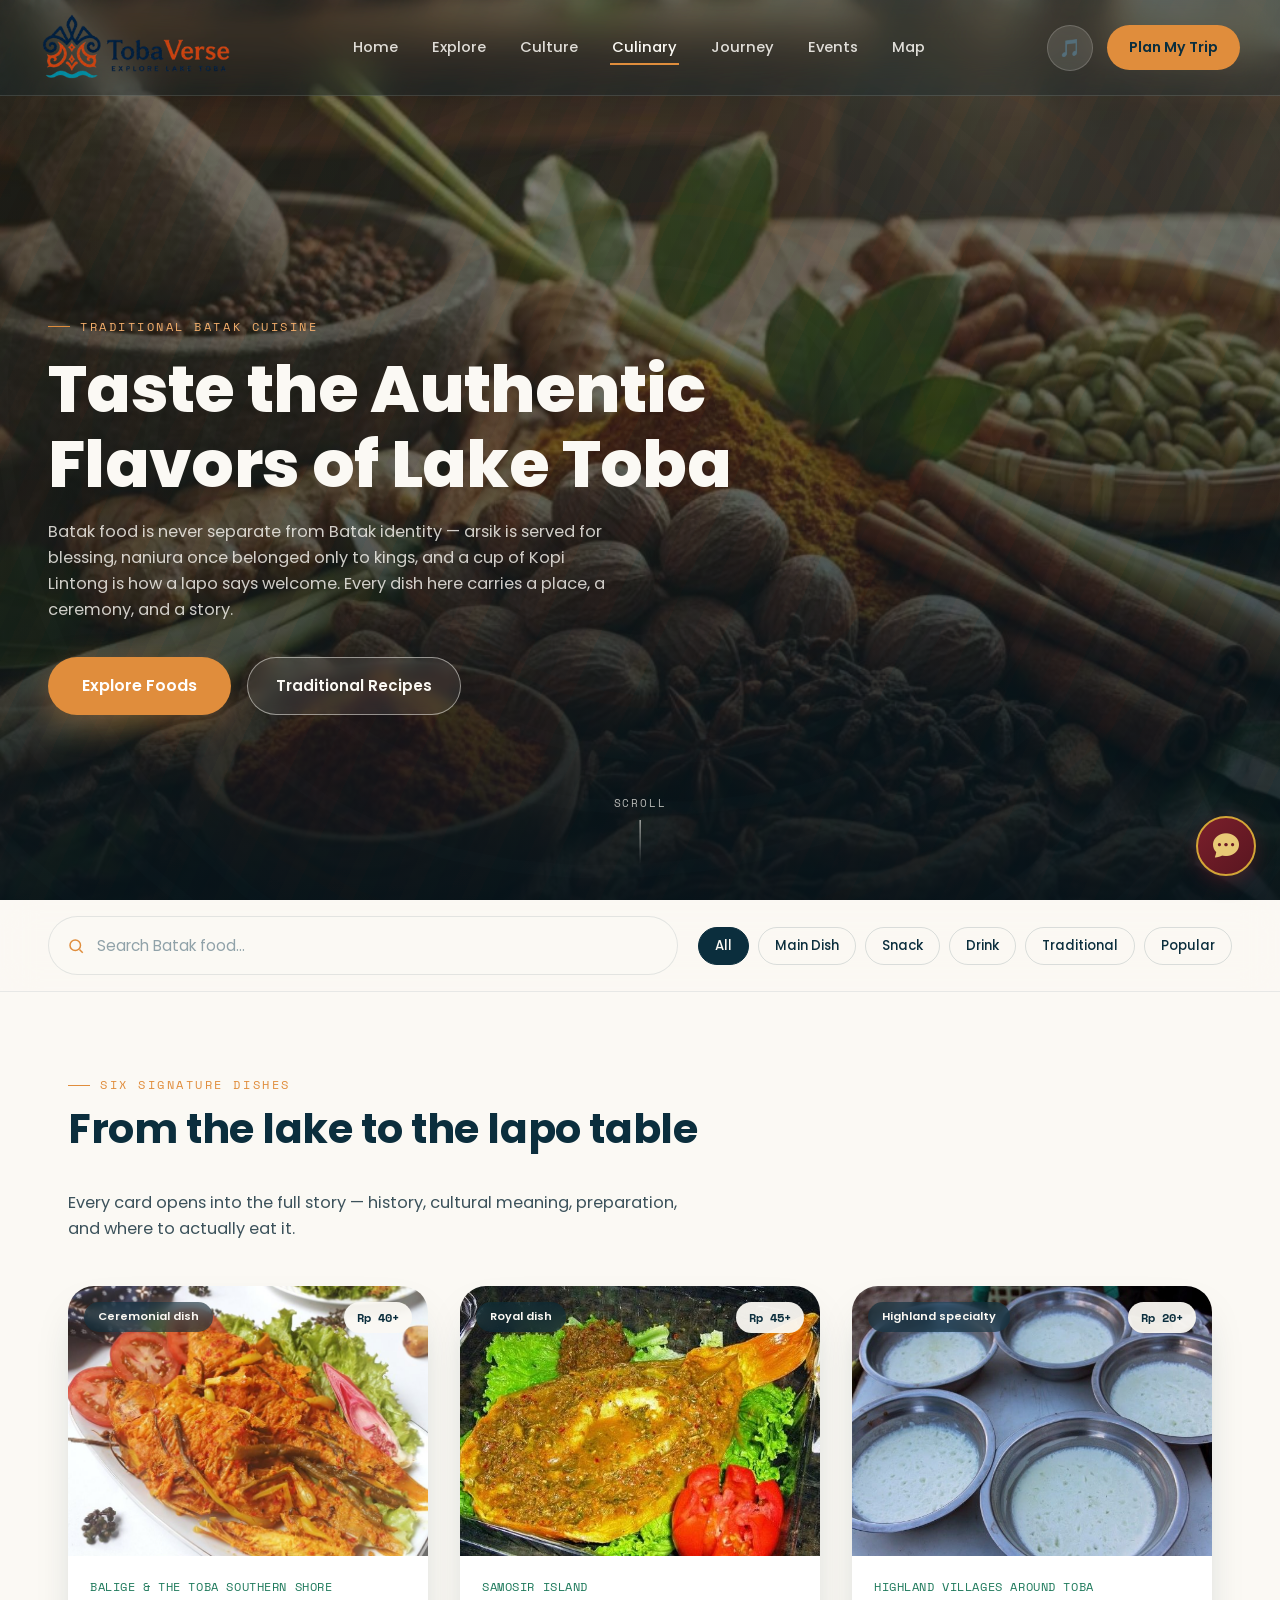
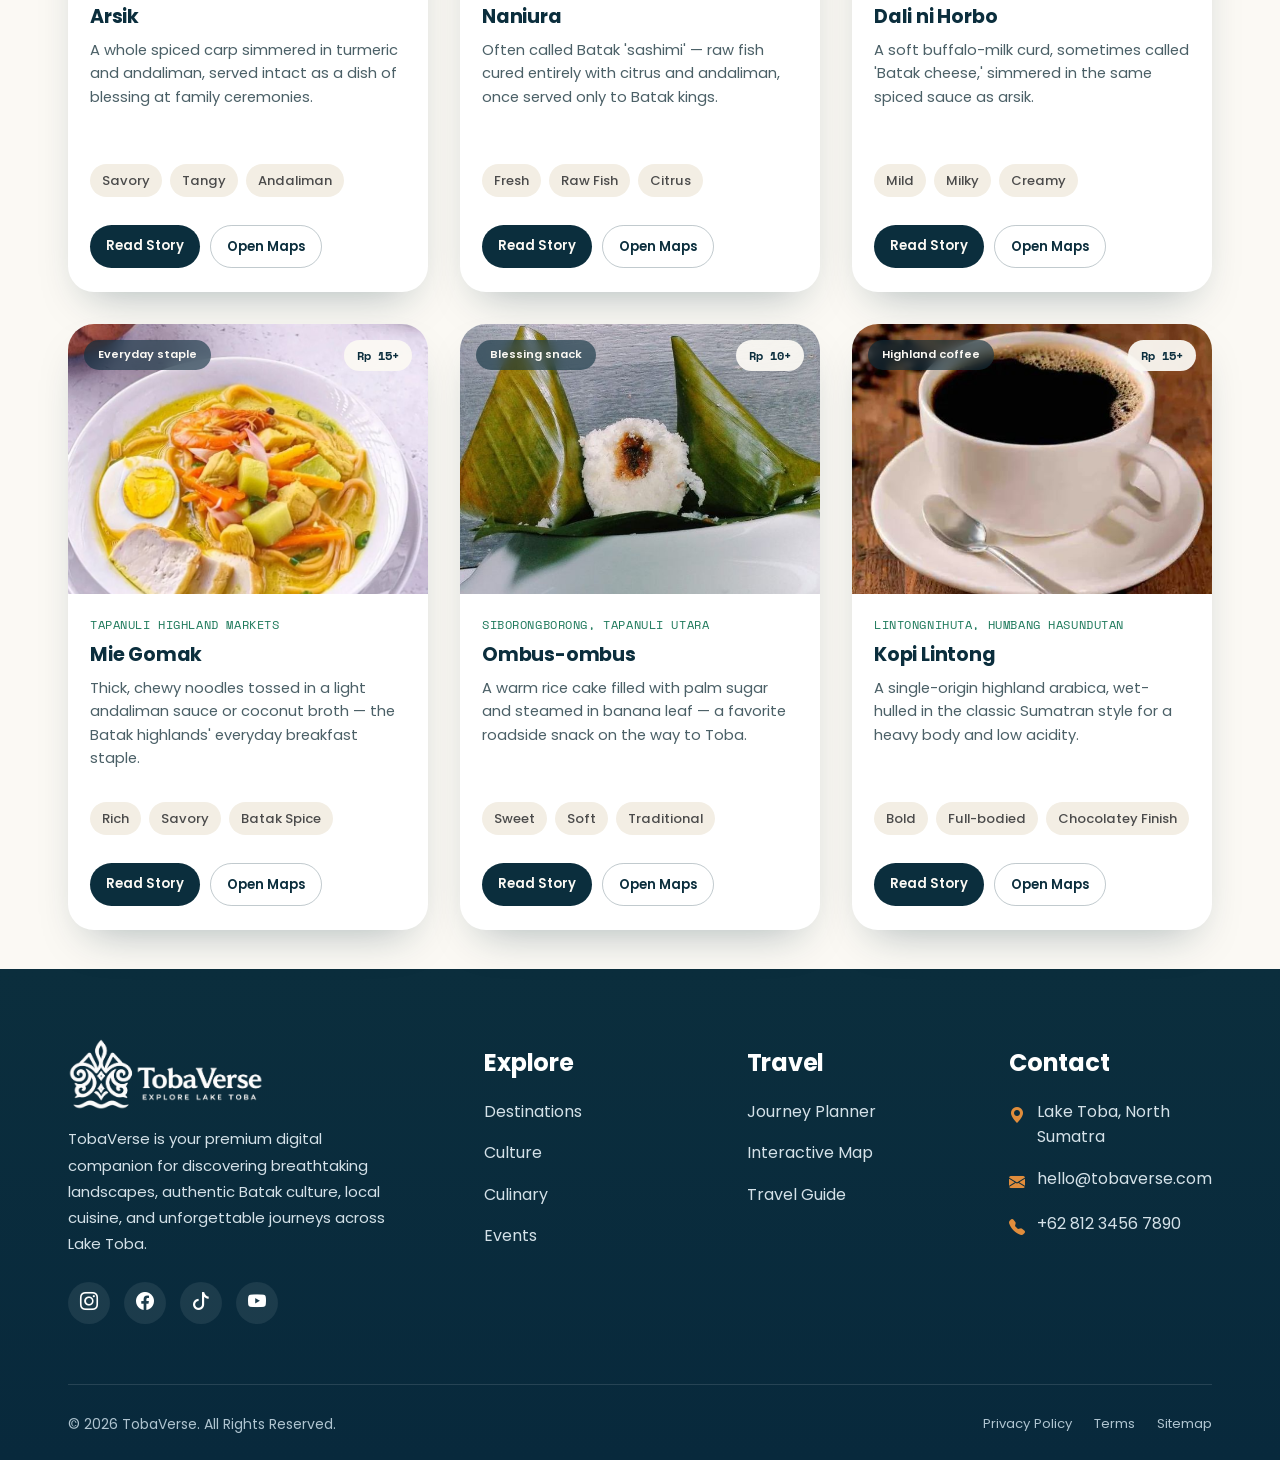
<file: tobaverse-frontend/culinary.html>
<!DOCTYPE html>
<html lang="en">
<head>
<meta charset="UTF-8" />
<meta name="viewport" content="width=device-width, initial-scale=1.0" />
<title>Batak Culinary — TobaVerse</title>
<meta name="description" content="Taste the authentic flavors of Lake Toba — arsik, naniura, mie gomak, kopi Lintong, and the restaurants where to find them." />
<link rel="preconnect" href="https://fonts.googleapis.com">
<link rel="preconnect" href="https://fonts.gstatic.com" crossorigin>
<link href="https://fonts.googleapis.com/css2?family=Poppins:ital,wght@0,300;0,400;0,500;0,600;0,700;0,800;1,500&family=Space+Mono:wght@400;700&display=swap" rel="stylesheet">
<link rel="stylesheet" href="css/style.css" />
<link rel="stylesheet" href="css/culinary.css" />
<link
    rel="stylesheet"
    href="https://cdn.jsdelivr.net/npm/bootstrap-icons@1.11.3/font/bootstrap-icons.min.css">
<link rel="stylesheet" href="css/chatbot.css">
</head>

<audio id="bgMusic" loop preload="auto">
    <source src="assets/audio/Uningan.mp3" type="audio/mpeg">
</audio>

<body>

<a href="#main" class="skip-link">Skip to content</a>

<header class="site-nav">
    <a href="index.html" class="brand" aria-label="TobaVerse Home">
        <img
            src="assets/images/branding/logo.png"
            alt="TobaVerse Logo">
    </a>
    <nav class="nav-links" aria-label="Primary">
        <a href="index.html">Home</a>
        <a href="explore.html">Explore</a>
        <a href="culture.html">Culture</a>
        <a href="culinary.html" class="active">Culinary</a>
        <a href="journey.html">Journey</a>
        <a href="events.html">Events</a>
        <a href="map.html">Map</a>
    </nav>
    <div class="nav-actions">
        <button id="musicToggle" class="music-btn" aria-label="Toggle Background Music" type="button">
            🎵
        </button>
        <a class="nav-cta" href="journey.html">
            Plan My Trip
        </a>
    </div>
    <button
        class="nav-toggle"
        aria-label="Toggle navigation menu"
        aria-expanded="false">
        <span></span>
    </button>
</header>

<main id="main">

  <!-- HERO ================================================================= -->
  <section class="culinary-hero">
    <div class="ulos-pattern" aria-hidden="true"></div>
    <div class="contour-field" data-contours data-rings="12" data-spacing="5.6" aria-hidden="true"></div>
    <div class="culinary-hero-inner">
      <span class="eyebrow">Traditional Batak Cuisine</span>
      <h1>Taste the Authentic Flavors of Lake Toba</h1>
      <p class="lede">
        Batak food is never separate from Batak identity — arsik is served for blessing,
        naniura once belonged only to kings, and a cup of Kopi Lintong is how a lapo says
        welcome. Every dish here carries a place, a ceremony, and a story.
      </p>
      <div class="hero-actions">
        <a href="#foods" class="btn btn-primary">Explore Foods</a>
        <a href="#foods" class="btn btn-ghost">Traditional Recipes</a>
      </div>
    </div>
    <div class="scroll-indicator on-dark" aria-hidden="true">
      <span>Scroll</span>
      <span class="line"></span>
    </div>
  </section>

  <!-- SEARCH + FILTER TOOLBAR (sticky) ===================================== -->
  <div class="culinary-toolbar" id="foods">
    <div class="culinary-toolbar-inner">
      <div class="culinary-search-row">
        <svg width="18" height="18" viewBox="0 0 24 24" fill="none" stroke="currentColor" stroke-width="2" aria-hidden="true"><circle cx="11" cy="11" r="7"/><line x1="21" y1="21" x2="16.65" y2="16.65"/></svg>
        <label for="foodSearch" style="position:absolute;left:-9999px;">Search Batak food</label>
        <input id="foodSearch" type="search" placeholder="Search Batak food..." aria-label="Search Batak food by name, origin, or category" />
      </div>
      <div class="culinary-filter-row" role="group" aria-label="Filter food by category">
        <button class="c-chip is-active" data-filter="All">All</button>
        <button class="c-chip" data-filter="Main Dish">Main Dish</button>
        <button class="c-chip" data-filter="Snack">Snack</button>
        <button class="c-chip" data-filter="Drink">Drink</button>
        <button class="c-chip" data-filter="Traditional">Traditional</button>
        <button class="c-chip" data-filter="Popular">Popular</button>
      </div>
    </div>
  </div>

  <!-- FOOD GRID ============================================================= -->
  <section class="culinary-grid-section">
    <div class="container">
      <div class="section-head reveal fade-up">
        <div>
          <span class="eyebrow">Six Signature Dishes</span>
          <h2 class="section-title">From the lake to the lapo table</h2>
        </div>
        <p class="section-lede">Every card opens into the full story — history, cultural meaning, preparation, and where to actually eat it.</p>
      </div>

      <div class="food-grid" id="foodGrid" aria-live="polite"></div>
      <div class="grid-empty" id="foodGridEmpty">
        <p>No dishes match that search. Try a different name, origin, or category.</p>
      </div>
    </div>
  </section>

</main>

<!-- FOOTER -->

<footer class="footer">
    <div class="container">

        <div class="footer-grid">

            <!-- Brand -->

            <div class="footer-brand">

                <a href="index.html" class="footer-logo">

                    <img
                        src="assets/images/branding/logo-white.png"
                        alt="TobaVerse Logo">

                </a>

                <p>
                    TobaVerse is your premium digital companion for discovering breathtaking
                    landscapes, authentic Batak culture, local cuisine, and unforgettable
                    journeys across Lake Toba.
                </p>

                <div class="footer-social">

                    <a href="#" aria-label="Instagram">
                        <i class="bi bi-instagram"></i>
                    </a>

                    <a href="#" aria-label="Facebook">
                        <i class="bi bi-facebook"></i>
                    </a>

                    <a href="#" aria-label="TikTok">
                        <i class="bi bi-tiktok"></i>
                    </a>

                    <a href="#" aria-label="YouTube">
                        <i class="bi bi-youtube"></i>
                    </a>

                </div>

            </div>

            <!-- Explore -->

            <div class="footer-column">

                <h3>Explore</h3>

                <ul>

                    <li>
                        <a href="explore.html">
                            Destinations
                        </a>
                    </li>

                    <li>
                        <a href="culture.html">
                            Culture
                        </a>
                    </li>

                    <li>
                        <a href="culinary.html">
                            Culinary
                        </a>
                    </li>

                    <li>
                        <a href="events.html">
                            Events
                        </a>
                    </li>

                </ul>

            </div>

            <!-- Travel -->

            <div class="footer-column">

                <h3>Travel</h3>

                <ul>

                    <li>
                        <a href="journey.html">
                            Journey Planner
                        </a>
                    </li>

                    <li>
                        <a href="map.html">
                            Interactive Map
                        </a>
                    </li>

                    <li>
                        <a href="explore.html">
                            Travel Guide
                        </a>
                    </li>

                </ul>

            </div>

            <!-- Contact -->

            <div class="footer-column">

                <h3>Contact</h3>

                <ul class="footer-contact">

                    <li>
                        <i class="bi bi-geo-alt-fill"></i>
                        <span>Lake Toba, North Sumatra</span>
                    </li>

                    <li>
                        <i class="bi bi-envelope-fill"></i>
                        <span>hello@tobaverse.com</span>
                    </li>

                    <li>
                        <i class="bi bi-telephone-fill"></i>
                        <span>+62 812 3456 7890</span>
                    </li>

                </ul>

            </div>

        </div>

        <div class="footer-bottom">

            <p>
                © 2026 TobaVerse. All Rights Reserved.
            </p>

            <div class="footer-bottom-links">

                <a href="#">
                    Privacy Policy
                </a>

                <a href="#">
                    Terms
                </a>

                <a href="#">
                    Sitemap
                </a>

            </div>

        </div>

    </div>

</footer>

<!-- CHATBOT WIDGET -->

<div class="chat-widget">

    <button id="chatToggleBtn" class="chat-btn" aria-label="Buka TobaVerse Assistant">

        <i class="bi bi-chat-dots-fill"></i>

    </button>

    <div id="chatBox" class="chat-box">

        <div class="chat-header">

            <div>

                <h4>TobaVerse Assistant</h4>

                <span>Tanya apa saja soal Danau Toba</span>

            </div>

            <button id="chatCloseBtn" class="chat-close-btn" aria-label="Tutup chat">

                &times;

            </button>

        </div>

        <div id="chatMessages" class="chat-messages">

             <div class="chat-msg bot">Horas! <br />Saya Ompung Bot, siap membantu kamu menemukan destinasi wisata, kuliner, penginapan, atau transportasi di sekitar Danau Toba. Mau tanya apa?</div>
            <div id="chatQuickActions" class="chat-quick-actions"></div>
        </div>
        <div class="chat-input-area">

            <input

                type="text"

                id="chatInput"

                placeholder="Tulis pertanyaanmu..."

                autocomplete="off">

            <button id="chatSendBtn" class="chat-send-btn" aria-label="Kirim pesan">

                <i class="bi bi-send-fill"></i>

            </button>

        </div>

    </div>

</div>
<!-- READ STORY MODAL ======================================================== -->
<div class="modal-overlay" id="foodModal" role="dialog" aria-modal="true" aria-labelledby="foodModalTitle" aria-hidden="true">
  <div class="modal" id="foodModalBody"></div>
</div>

<script src="js/culinary.js"></script>
<script src="js/script.js"></script>
<script src="js/music.js"></script>
<script src="js/chatbot.js"></script>
</body>
</html>
</file>
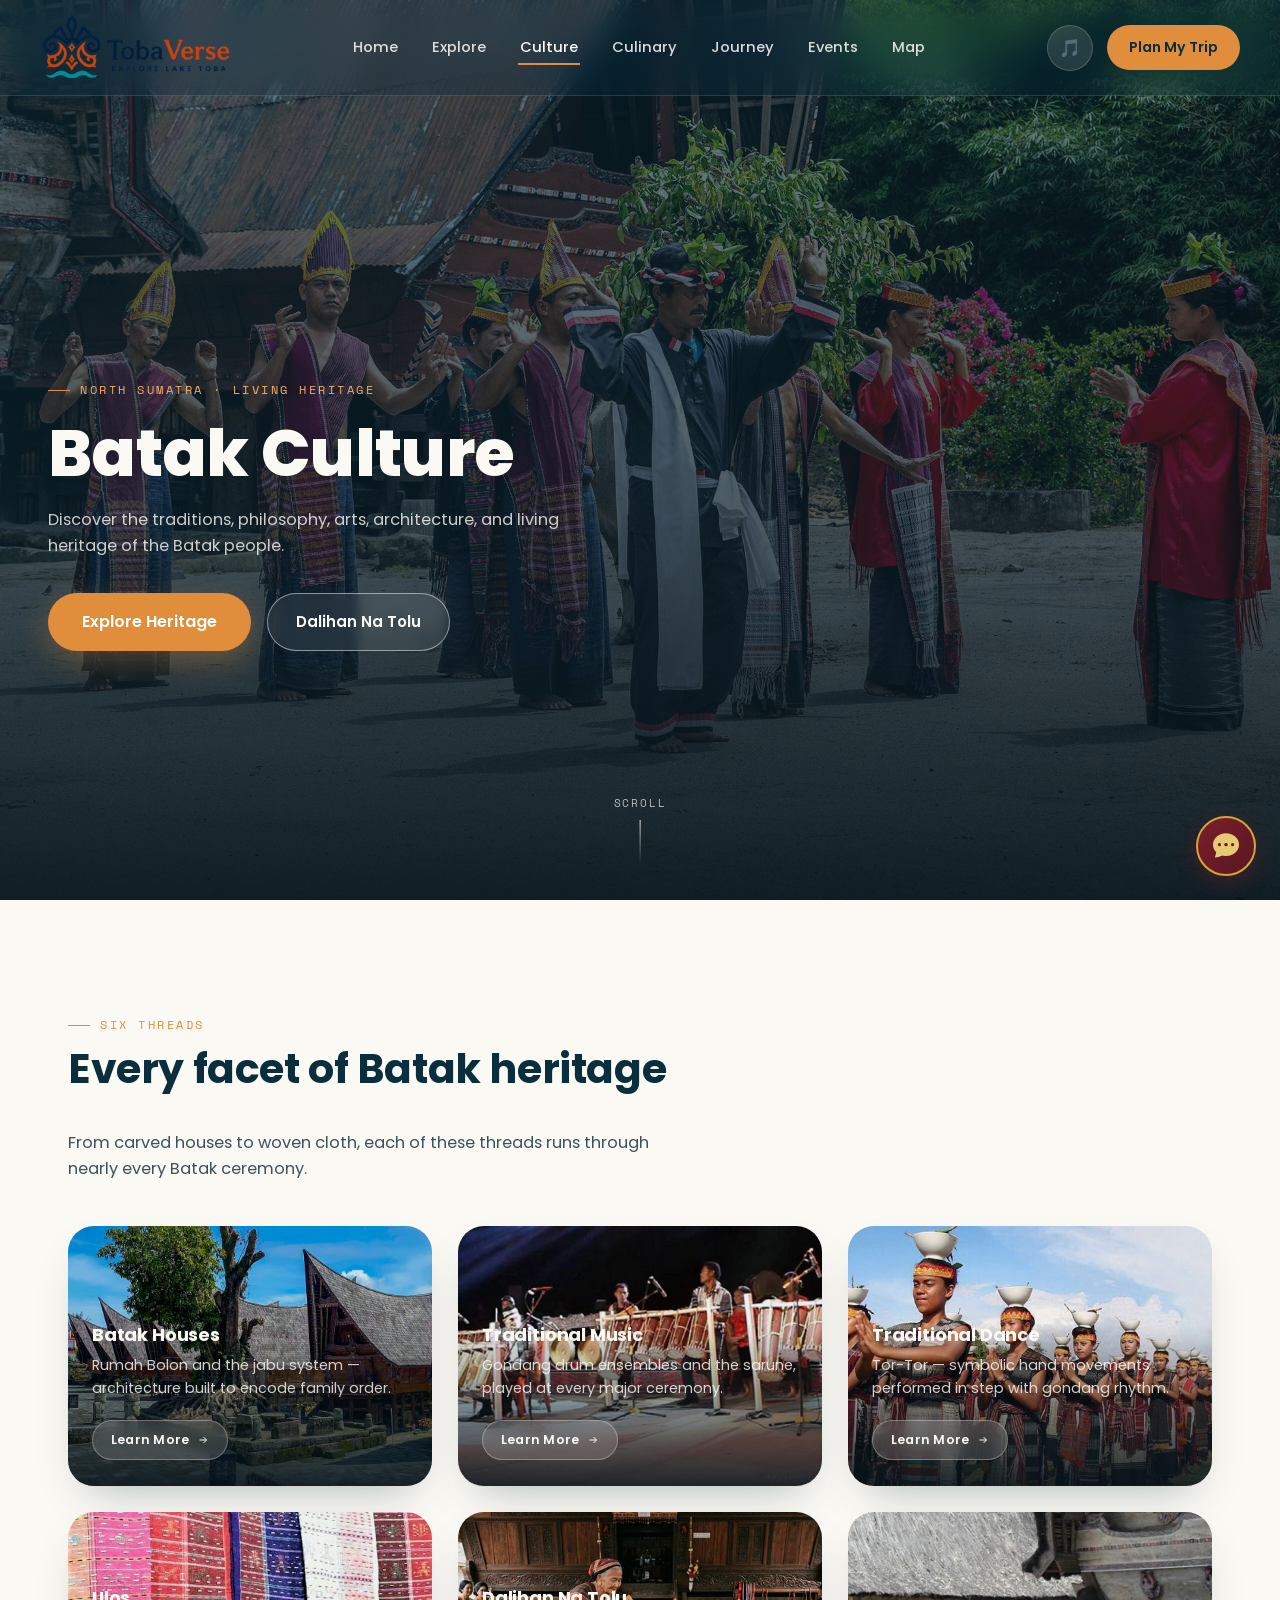
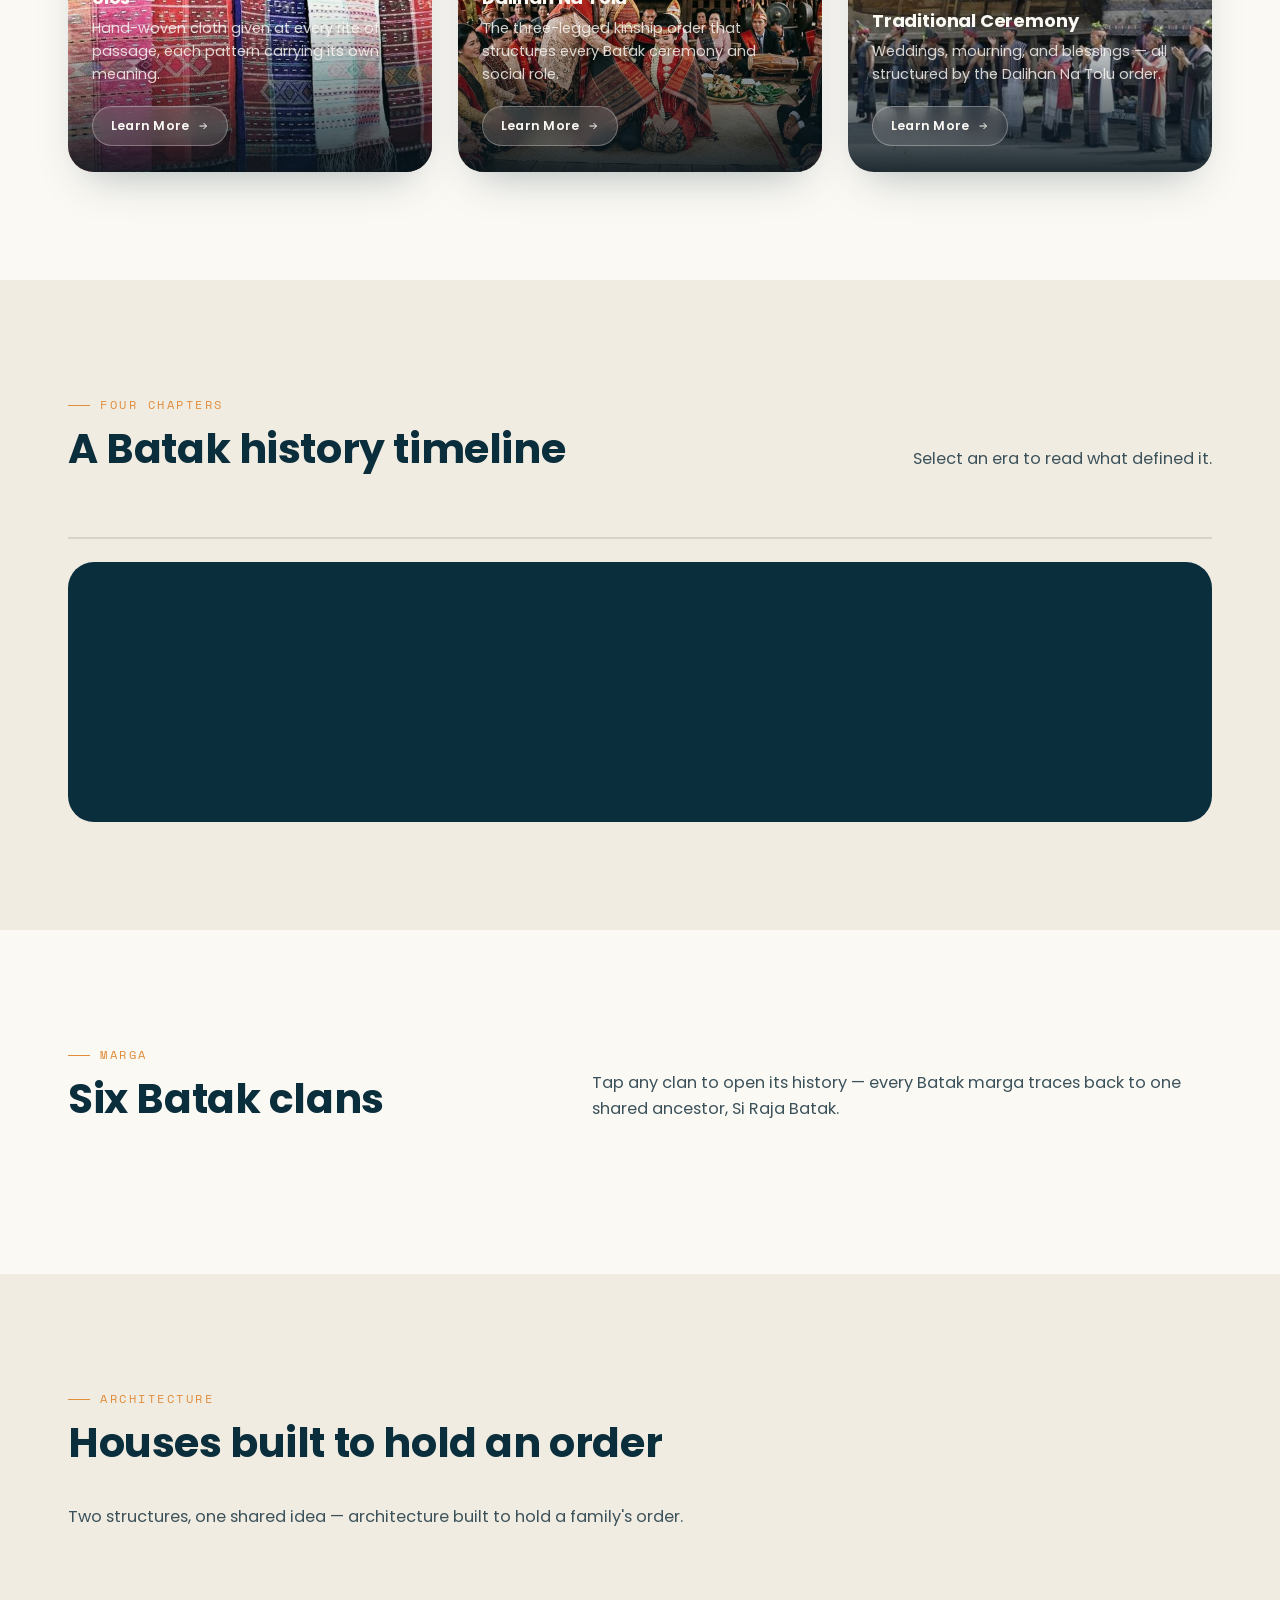
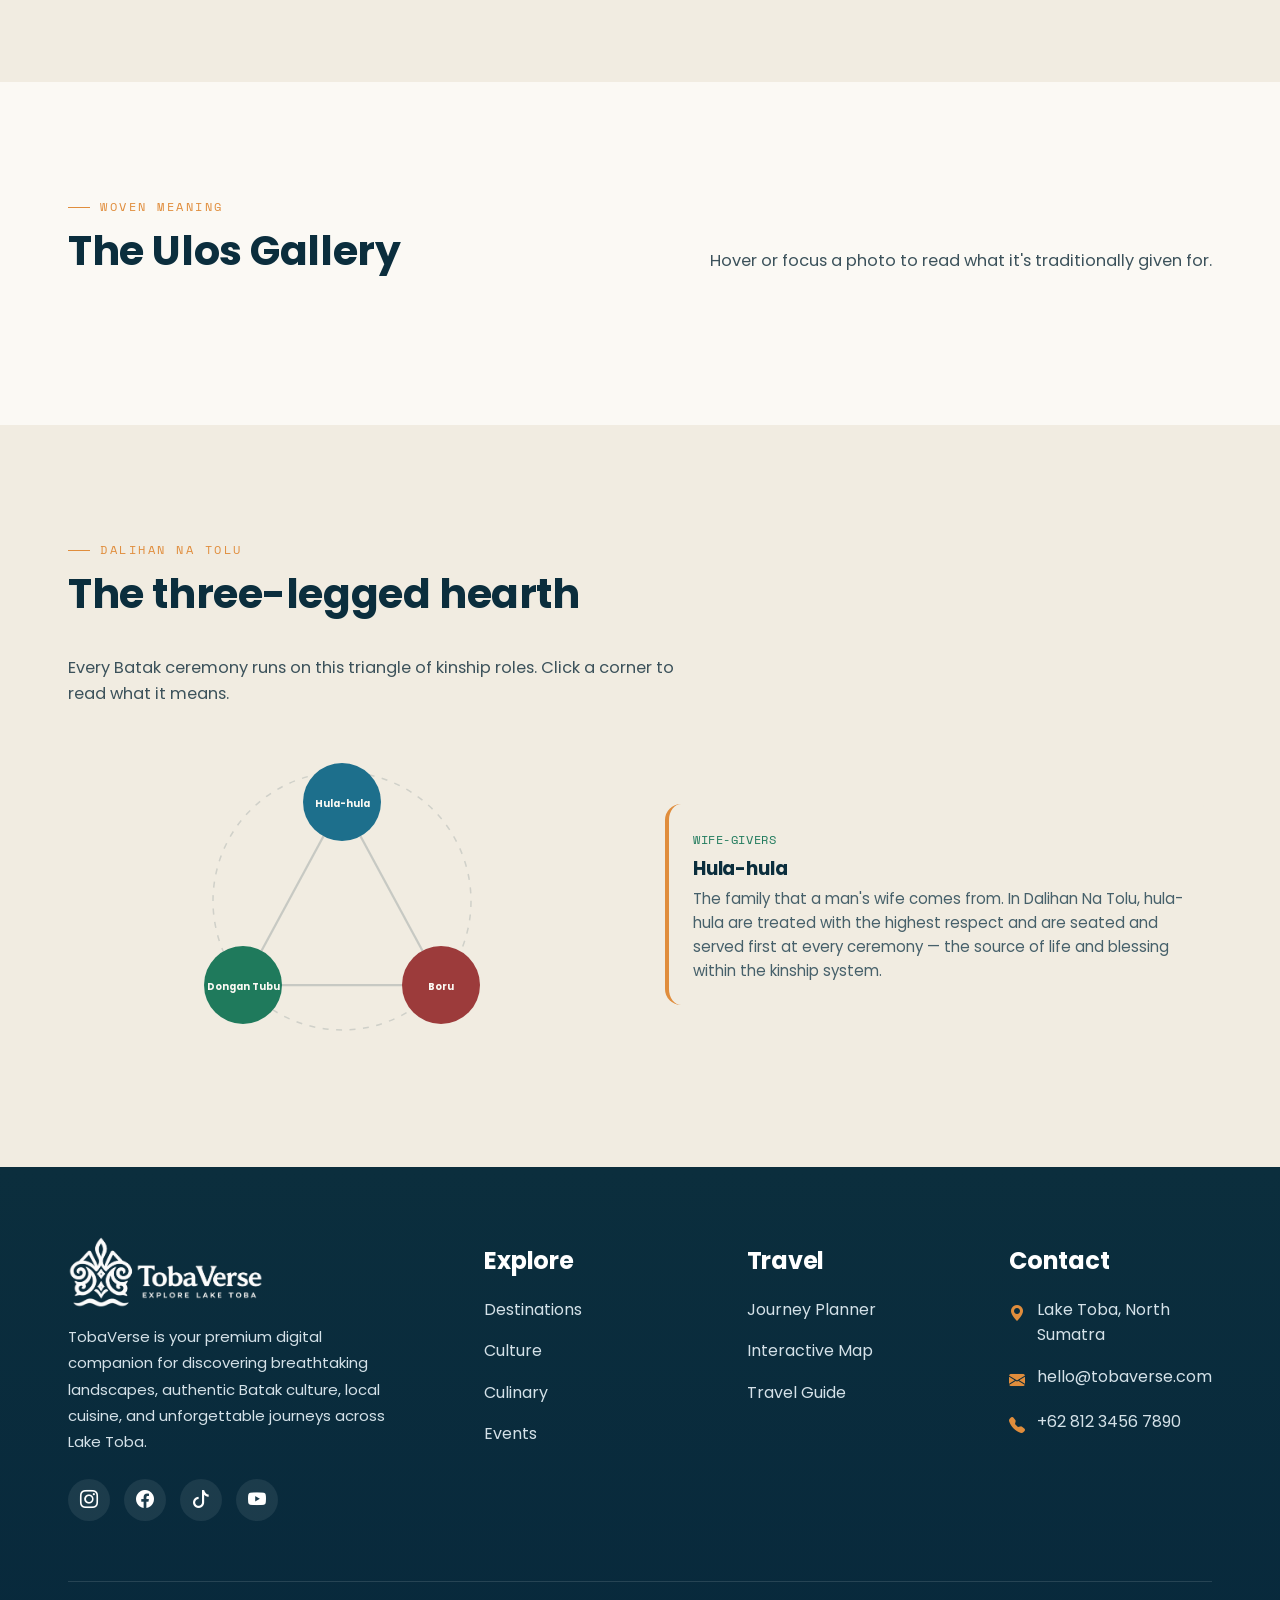
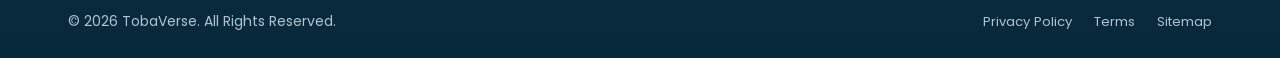
<file: tobaverse-frontend/culture.html>
<!DOCTYPE html>
<html lang="en">
<head>
<meta charset="UTF-8" />
<meta name="viewport" content="width=device-width, initial-scale=1.0" />
<title>Batak Culture — TobaVerse</title>
<meta name="description" content="Discover the traditions, philosophy, arts, architecture, and living heritage of the Batak people around Lake Toba." />
<link rel="preconnect" href="https://fonts.googleapis.com">
<link rel="preconnect" href="https://fonts.gstatic.com" crossorigin>
<link href="https://fonts.googleapis.com/css2?family=Poppins:ital,wght@0,300;0,400;0,500;0,600;0,700;0,800;1,500&family=Space+Mono:wght@400;700&display=swap" rel="stylesheet">
<link rel="stylesheet" href="css/style.css" />
<link rel="stylesheet" href="css/culture.css" />
<link
    rel="stylesheet"
    href="https://cdn.jsdelivr.net/npm/bootstrap-icons@1.11.3/font/bootstrap-icons.min.css">
<link rel="stylesheet" href="css/chatbot.css">
</head>

<body>
<audio id="bgMusic" loop preload="auto">
    <source src="assets/audio/Uningan.mp3" type="audio/mpeg">
</audio>
<a href="#main" class="skip-link">Skip to content</a>

<header class="site-nav">
    <!-- Logo -->
    <a href="index.html" class="brand" aria-label="TobaVerse Home">
        <img
            src="assets/images/branding/logo.png"
            alt="TobaVerse Logo">
    </a>
    <!-- Navigation -->
    <nav class="nav-links" aria-label="Primary">
        <a href="index.html">
            Home
        </a>
        <a href="explore.html">
            Explore
        </a>
        <a href="culture.html" class="active">
            Culture
        </a>
        <a href="culinary.html">
            Culinary
        </a>
        <a href="journey.html">
            Journey
        </a>
        <a href="events.html">
            Events
        </a>
        <a href="map.html">
            Map
        </a>
    </nav>
    <div class="nav-actions">
        <button id="musicToggle" class="music-btn" aria-label="Toggle Background Music" type="button">
            🎵
        </button>
        <a class="nav-cta" href="journey.html">
            Plan My Trip
        </a>
    </div>
    <!-- Mobile -->
    <button
        class="nav-toggle"
        aria-label="Toggle navigation menu"
        aria-expanded="false">
        <span></span>
    </button>
</header>

<main id="main">

  <!-- HERO ================================================================= -->
  <section class="culture-hero">
    <div class="culture-hero-inner">
      <span class="eyebrow">North Sumatra · Living Heritage</span>
      <h1>Batak Culture</h1>
      <p class="lede">Discover the traditions, philosophy, arts, architecture, and living heritage of the Batak people.</p>
      <div class="hero-actions">
        <a href="#categories" class="btn btn-primary">Explore Heritage</a>
        <a href="#philosophy" class="btn btn-ghost">Dalihan Na Tolu</a>
      </div>
    </div>
    <div class="scroll-indicator on-dark" aria-hidden="true">
      <span>Scroll</span>
      <span class="line"></span>
    </div>
  </section>

  <!-- 1. CULTURAL CATEGORIES ================================================ -->
  <section class="c-section" id="categories">
    <div class="container">
      <div class="section-head reveal fade-up">
        <div>
          <span class="eyebrow">Six Threads</span>
          <h2 class="section-title">Every facet of Batak heritage</h2>
        </div>
        <p class="section-lede">From carved houses to woven cloth, each of these threads runs through nearly every Batak ceremony.</p>
      </div>
      <div class="category-grid">
        <a href="#houses" class="category-card reveal fade-up">
          <img class="cat-bg" src="assets/images/culture/heritage/batak-houses.jpg" alt="Traditional Batak house architecture" loading="lazy" width="400" height="300" />
          <div class="cat-body">
            <h3>Batak Houses</h3>
            <p>Rumah Bolon and the jabu system — architecture built to encode family order.</p>
            <span class="goto-btn">Learn More <svg viewBox="0 0 24 24" fill="none" stroke="currentColor" stroke-width="2"><path d="M5 12h14M13 6l6 6-6 6"/></svg></span>
          </div>
        </a>
        <a href="#" class="category-card reveal fade-up" data-delay="60">
          <img class="cat-bg" src="assets/images/culture/heritage/traditional-music.jpeg" alt="Traditional Batak gondang music ensemble" loading="lazy" width="400" height="300" />
          <div class="cat-body">
            <h3>Traditional Music</h3>
            <p>Gondang drum ensembles and the sarune, played at every major ceremony.</p>
            <span class="goto-btn">Learn More <svg viewBox="0 0 24 24" fill="none" stroke="currentColor" stroke-width="2"><path d="M5 12h14M13 6l6 6-6 6"/></svg></span>
          </div>
        </a>
        <a href="#" class="category-card reveal fade-up" data-delay="120">
          <img class="cat-bg" src="assets/images/culture/heritage/traditional-dance.jpg" alt="Traditional Batak Tor-Tor dance" loading="lazy" width="400" height="300" />
          <div class="cat-body">
            <h3>Traditional Dance</h3>
            <p>Tor-Tor — symbolic hand movements performed in step with gondang rhythm.</p>
            <span class="goto-btn">Learn More <svg viewBox="0 0 24 24" fill="none" stroke="currentColor" stroke-width="2"><path d="M5 12h14M13 6l6 6-6 6"/></svg></span>
          </div>
        </a>
        <a href="#ulos" class="category-card reveal fade-up">
          <img class="cat-bg" src="assets/images/culture/heritage/ulos.jpg" alt="Woven Batak ulos textile" loading="lazy" width="400" height="300" />
          <div class="cat-body">
            <h3>Ulos</h3>
            <p>Hand-woven cloth given at every rite of passage, each pattern carrying its own meaning.</p>
            <span class="goto-btn">Learn More <svg viewBox="0 0 24 24" fill="none" stroke="currentColor" stroke-width="2"><path d="M5 12h14M13 6l6 6-6 6"/></svg></span>
          </div>
        </a>
        <a href="#philosophy" class="category-card reveal fade-up" data-delay="60">
          <img class="cat-bg" src="assets/images/culture/heritage/dalihan-na-tolu.png" alt="Dalihan Na Tolu kinship ceremony" loading="lazy" width="400" height="300" />
          <div class="cat-body">
            <h3>Dalihan Na Tolu</h3>
            <p>The three-legged kinship order that structures every Batak ceremony and social role.</p>
            <span class="goto-btn">Learn More <svg viewBox="0 0 24 24" fill="none" stroke="currentColor" stroke-width="2"><path d="M5 12h14M13 6l6 6-6 6"/></svg></span>
          </div>
        </a>
        <a href="#" class="category-card reveal fade-up" data-delay="120">
          <img class="cat-bg" src="assets/images/culture/heritage/traditional-ceremony.jpg" alt="Traditional Batak ceremony" loading="lazy" width="400" height="300" />
          <div class="cat-body">
            <h3>Traditional Ceremony</h3>
            <p>Weddings, mourning, and blessings — all structured by the Dalihan Na Tolu order.</p>
            <span class="goto-btn">Learn More <svg viewBox="0 0 24 24" fill="none" stroke="currentColor" stroke-width="2"><path d="M5 12h14M13 6l6 6-6 6"/></svg></span>
          </div>
        </a>
      </div>
    </div>
  </section>

  <!-- 2. TIMELINE ============================================================ -->
  <section class="c-section tint" id="timeline">
    <div class="container">
      <div class="section-head reveal fade-up">
        <div>
          <span class="eyebrow">Four Chapters</span>
          <h2 class="section-title">A Batak history timeline</h2>
        </div>
        <p class="section-lede">Select an era to read what defined it.</p>
      </div>
      <div class="timeline-wrap reveal fade-up">
        <div class="timeline-track" id="timelineTrack">
          <span class="fill-line" id="timelineFill"></span>
        </div>
        <div class="era-panel" id="eraPanel"></div>
      </div>
    </div>
  </section>

  <!-- 3. CLAN SECTION ========================================================= -->
  <section class="c-section" id="clans">
    <div class="container">
      <div class="section-head reveal fade-up">
        <div>
          <span class="eyebrow">Marga</span>
          <h2 class="section-title">Six Batak clans</h2>
        </div>
        <p class="section-lede">Tap any clan to open its history — every Batak marga traces back to one shared ancestor, Si Raja Batak.</p>
      </div>
      <div class="clan-grid" id="clanGrid"></div>
    </div>
  </section>

  <!-- 4. TRADITIONAL HOUSES =================================================== -->
  <section class="c-section tint" id="houses">
    <div class="container">
      <div class="section-head reveal fade-up">
        <div>
          <span class="eyebrow">Architecture</span>
          <h2 class="section-title">Houses built to hold an order</h2>
        </div>
        <p class="section-lede">Two structures, one shared idea — architecture built to hold a family's order.</p>
      </div>
      <div class="house-grid" id="houseGrid"></div>
    </div>
  </section>

  <!-- 5. ULOS GALLERY ========================================================== -->
  <section class="c-section" id="ulos">
    <div class="container">
      <div class="section-head reveal fade-up">
        <div>
          <span class="eyebrow">Woven Meaning</span>
          <h2 class="section-title">The Ulos Gallery</h2>
        </div>
        <p class="section-lede">Hover or focus a photo to read what it's traditionally given for.</p>
      </div>
      <div class="ulos-gallery" id="ulosGallery"></div>
    </div>
  </section>

  <!-- 6. PHILOSOPHY ============================================================ -->
  <section class="c-section tint" id="philosophy">
    <div class="container">
      <div class="section-head reveal fade-up">
        <div>
          <span class="eyebrow">Dalihan Na Tolu</span>
          <h2 class="section-title">The three-legged hearth</h2>
        </div>
        <p class="section-lede">Every Batak ceremony runs on this triangle of kinship roles. Click a corner to read what it means.</p>
      </div>
      <div class="philosophy-wrap">
        <div class="dnt-diagram reveal slide-left">
          <svg viewBox="0 0 200 200" role="img" aria-label="Dalihan Na Tolu triangle diagram">
            <circle class="dnt-ring" cx="100" cy="100" r="86"/>
            <line x1="100" y1="34" x2="34" y2="156" stroke="rgba(11,46,61,0.18)" stroke-width="1.5"/>
            <line x1="100" y1="34" x2="166" y2="156" stroke="rgba(11,46,61,0.18)" stroke-width="1.5"/>
            <line x1="34" y1="156" x2="166" y2="156" stroke="rgba(11,46,61,0.18)" stroke-width="1.5"/>

            <g class="dnt-node" tabindex="0" role="button" aria-label="Hula-hula" data-role="hula-hula" transform="translate(100,34)">
              <circle class="base" r="26" fill="#1D6F8C"/>
              <text y="3">Hula-hula</text>
            </g>
            <g class="dnt-node" tabindex="0" role="button" aria-label="Dongan Tubu" data-role="dongan-tubu" transform="translate(34,156)">
              <circle class="base" r="26" fill="#1F7A5C"/>
              <text y="3">Dongan Tubu</text>
            </g>
            <g class="dnt-node" tabindex="0" role="button" aria-label="Boru" data-role="boru" transform="translate(166,156)">
              <circle class="base" r="26" fill="#9C3B3B"/>
              <text y="3">Boru</text>
            </g>
          </svg>
        </div>
        <div class="philosophy-detail reveal slide-right">
          <div class="role-card show" data-role="hula-hula">
            <span class="role-tag">Wife-givers</span>
            <h3>Hula-hula</h3>
            <p>The family that a man's wife comes from. In Dalihan Na Tolu, hula-hula are treated with the highest respect and are seated and served first at every ceremony — the source of life and blessing within the kinship system.</p>
          </div>
          <div class="role-card" data-role="dongan-tubu">
            <span class="role-tag">Same-clan kin</span>
            <h3>Dongan Tubu</h3>
            <p>Male members who share the same marga — brothers in the widest sense. This leg of the triangle represents solidarity and equality: dongan tubu stand together and support one another as one lineage.</p>
          </div>
          <div class="role-card" data-role="boru">
            <span class="role-tag">Wife-receivers</span>
            <h3>Boru</h3>
            <p>The family that receives a daughter in marriage. Boru take on a role of service and support at ceremonies — organizing, serving, and carrying out the practical work that keeps an event running.</p>
          </div>
        </div>
      </div>
    </div>
  </section>

</main>

<!-- FOOTER -->

<footer class="footer">
    <div class="container">

        <div class="footer-grid">

            <!-- Brand -->

            <div class="footer-brand">

                <a href="index.html" class="footer-logo">

                    <img
                        src="assets/images/branding/logo-white.png"
                        alt="TobaVerse Logo">

                </a>

                <p>
                    TobaVerse is your premium digital companion for discovering breathtaking
                    landscapes, authentic Batak culture, local cuisine, and unforgettable
                    journeys across Lake Toba.
                </p>

                <div class="footer-social">

                    <a href="#" aria-label="Instagram">
                        <i class="bi bi-instagram"></i>
                    </a>

                    <a href="#" aria-label="Facebook">
                        <i class="bi bi-facebook"></i>
                    </a>

                    <a href="#" aria-label="TikTok">
                        <i class="bi bi-tiktok"></i>
                    </a>

                    <a href="#" aria-label="YouTube">
                        <i class="bi bi-youtube"></i>
                    </a>

                </div>

            </div>

            <!-- Explore -->

            <div class="footer-column">

                <h3>Explore</h3>

                <ul>

                    <li>
                        <a href="explore.html">
                            Destinations
                        </a>
                    </li>

                    <li>
                        <a href="culture.html">
                            Culture
                        </a>
                    </li>

                    <li>
                        <a href="culinary.html">
                            Culinary
                        </a>
                    </li>

                    <li>
                        <a href="events.html">
                            Events
                        </a>
                    </li>

                </ul>

            </div>

            <!-- Travel -->

            <div class="footer-column">

                <h3>Travel</h3>

                <ul>

                    <li>
                        <a href="journey.html">
                            Journey Planner
                        </a>
                    </li>

                    <li>
                        <a href="map.html">
                            Interactive Map
                        </a>
                    </li>

                    <li>
                        <a href="explore.html">
                            Travel Guide
                        </a>
                    </li>

                </ul>

            </div>

            <!-- Contact -->

            <div class="footer-column">

                <h3>Contact</h3>

                <ul class="footer-contact">

                    <li>
                        <i class="bi bi-geo-alt-fill"></i>
                        <span>Lake Toba, North Sumatra</span>
                    </li>

                    <li>
                        <i class="bi bi-envelope-fill"></i>
                        <span>hello@tobaverse.com</span>
                    </li>

                    <li>
                        <i class="bi bi-telephone-fill"></i>
                        <span>+62 812 3456 7890</span>
                    </li>

                </ul>

            </div>

        </div>

        <div class="footer-bottom">

            <p>
                © 2026 TobaVerse. All Rights Reserved.
            </p>

            <div class="footer-bottom-links">

                <a href="#">
                    Privacy Policy
                </a>

                <a href="#">
                    Terms
                </a>

                <a href="#">
                    Sitemap
                </a>

            </div>

        </div>

    </div>

</footer>

<!-- CHATBOT WIDGET -->

<div class="chat-widget">

    <button id="chatToggleBtn" class="chat-btn" aria-label="Buka TobaVerse Assistant">

        <i class="bi bi-chat-dots-fill"></i>

    </button>

    <div id="chatBox" class="chat-box">

        <div class="chat-header">

            <div>

                <h4>TobaVerse Assistant</h4>

                <span>Tanya apa saja soal Danau Toba</span>

            </div>

            <button id="chatCloseBtn" class="chat-close-btn" aria-label="Tutup chat">

                &times;

            </button>

        </div>

        <div id="chatMessages" class="chat-messages">

             <div class="chat-msg bot">Horas! <br />Saya Ompung Bot, siap membantu kamu menemukan destinasi wisata, kuliner, penginapan, atau transportasi di sekitar Danau Toba. Mau tanya apa?</div>
            <div id="chatQuickActions" class="chat-quick-actions"></div>
        </div>
        <div class="chat-input-area">

            <input

                type="text"

                id="chatInput"

                placeholder="Tulis pertanyaanmu..."

                autocomplete="off">

            <button id="chatSendBtn" class="chat-send-btn" aria-label="Kirim pesan">

                <i class="bi bi-send-fill"></i>

            </button>

        </div>

    </div>

</div>

<script src="js/culture.js"></script>
<script src="js/script.js"></script>
<script src="js/music.js"></script>
<script src="js/chatbot.js"></script>
</body>
</html>
</file>
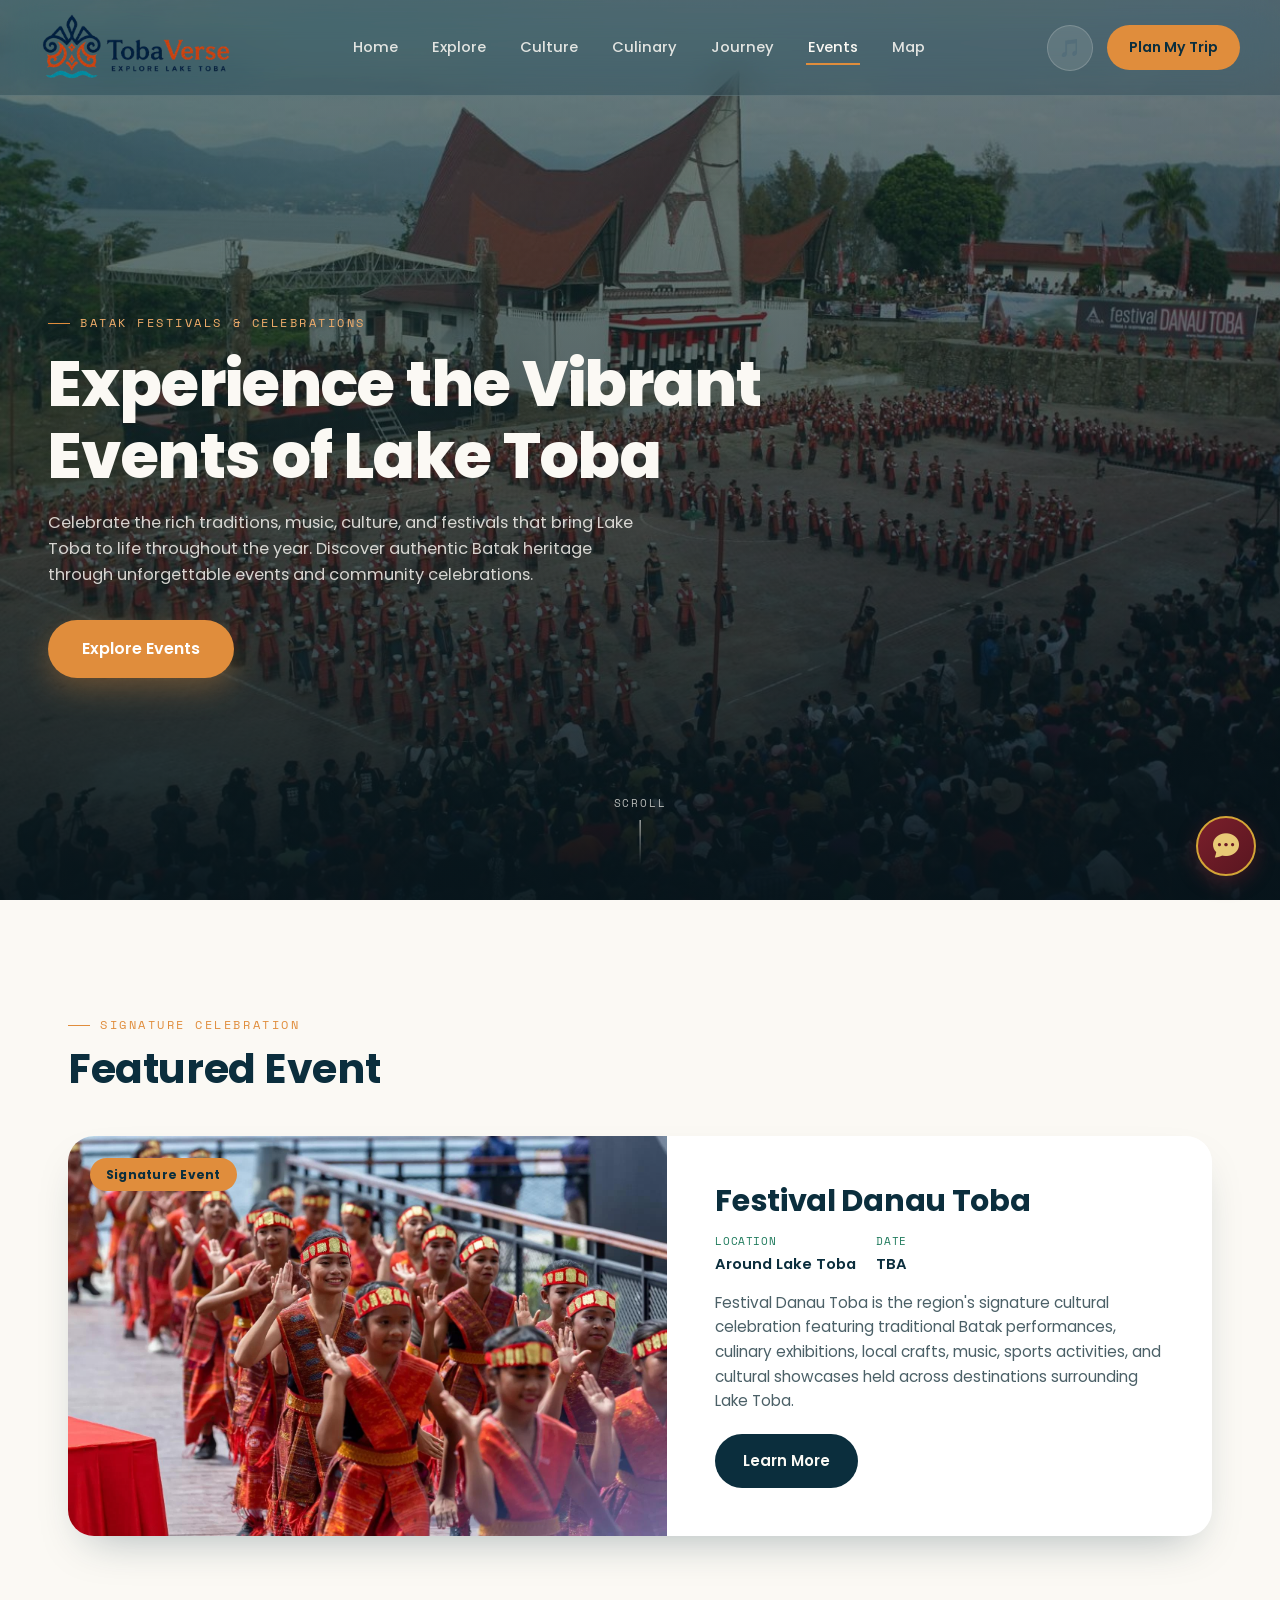
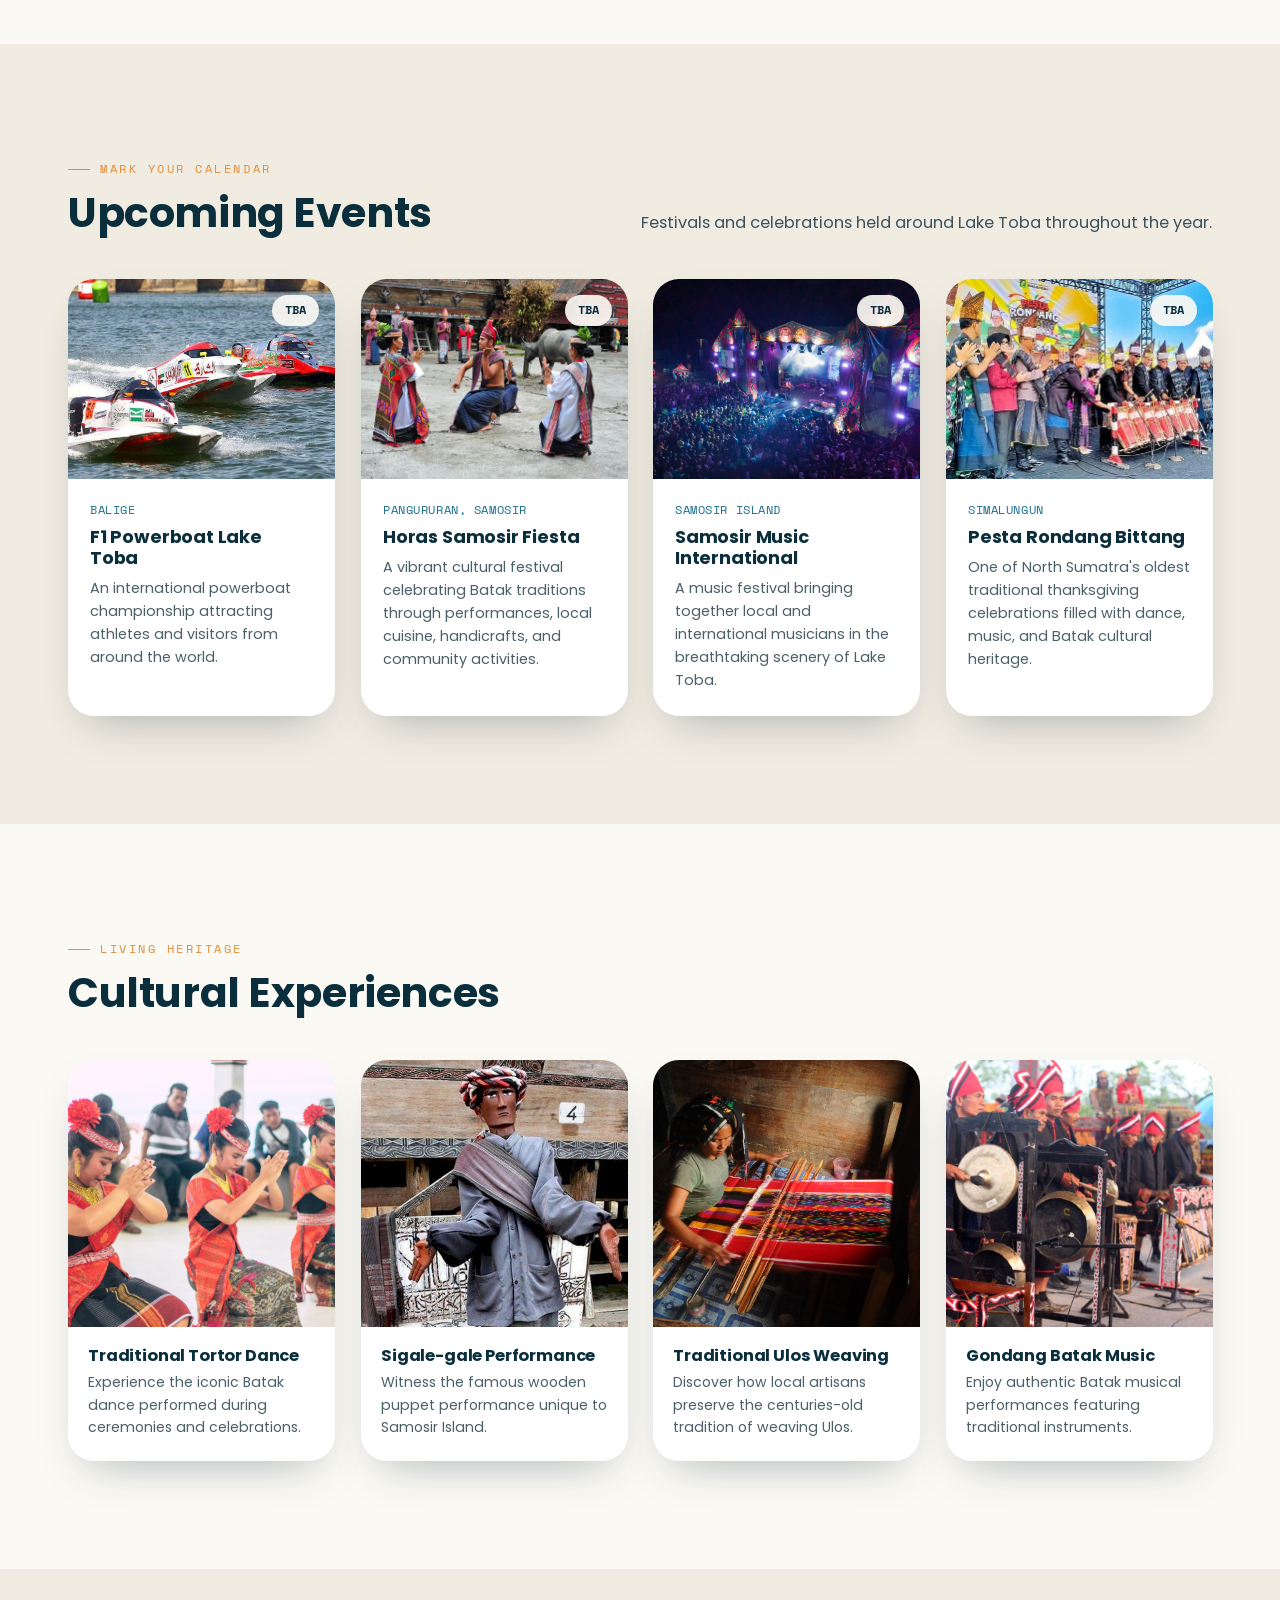
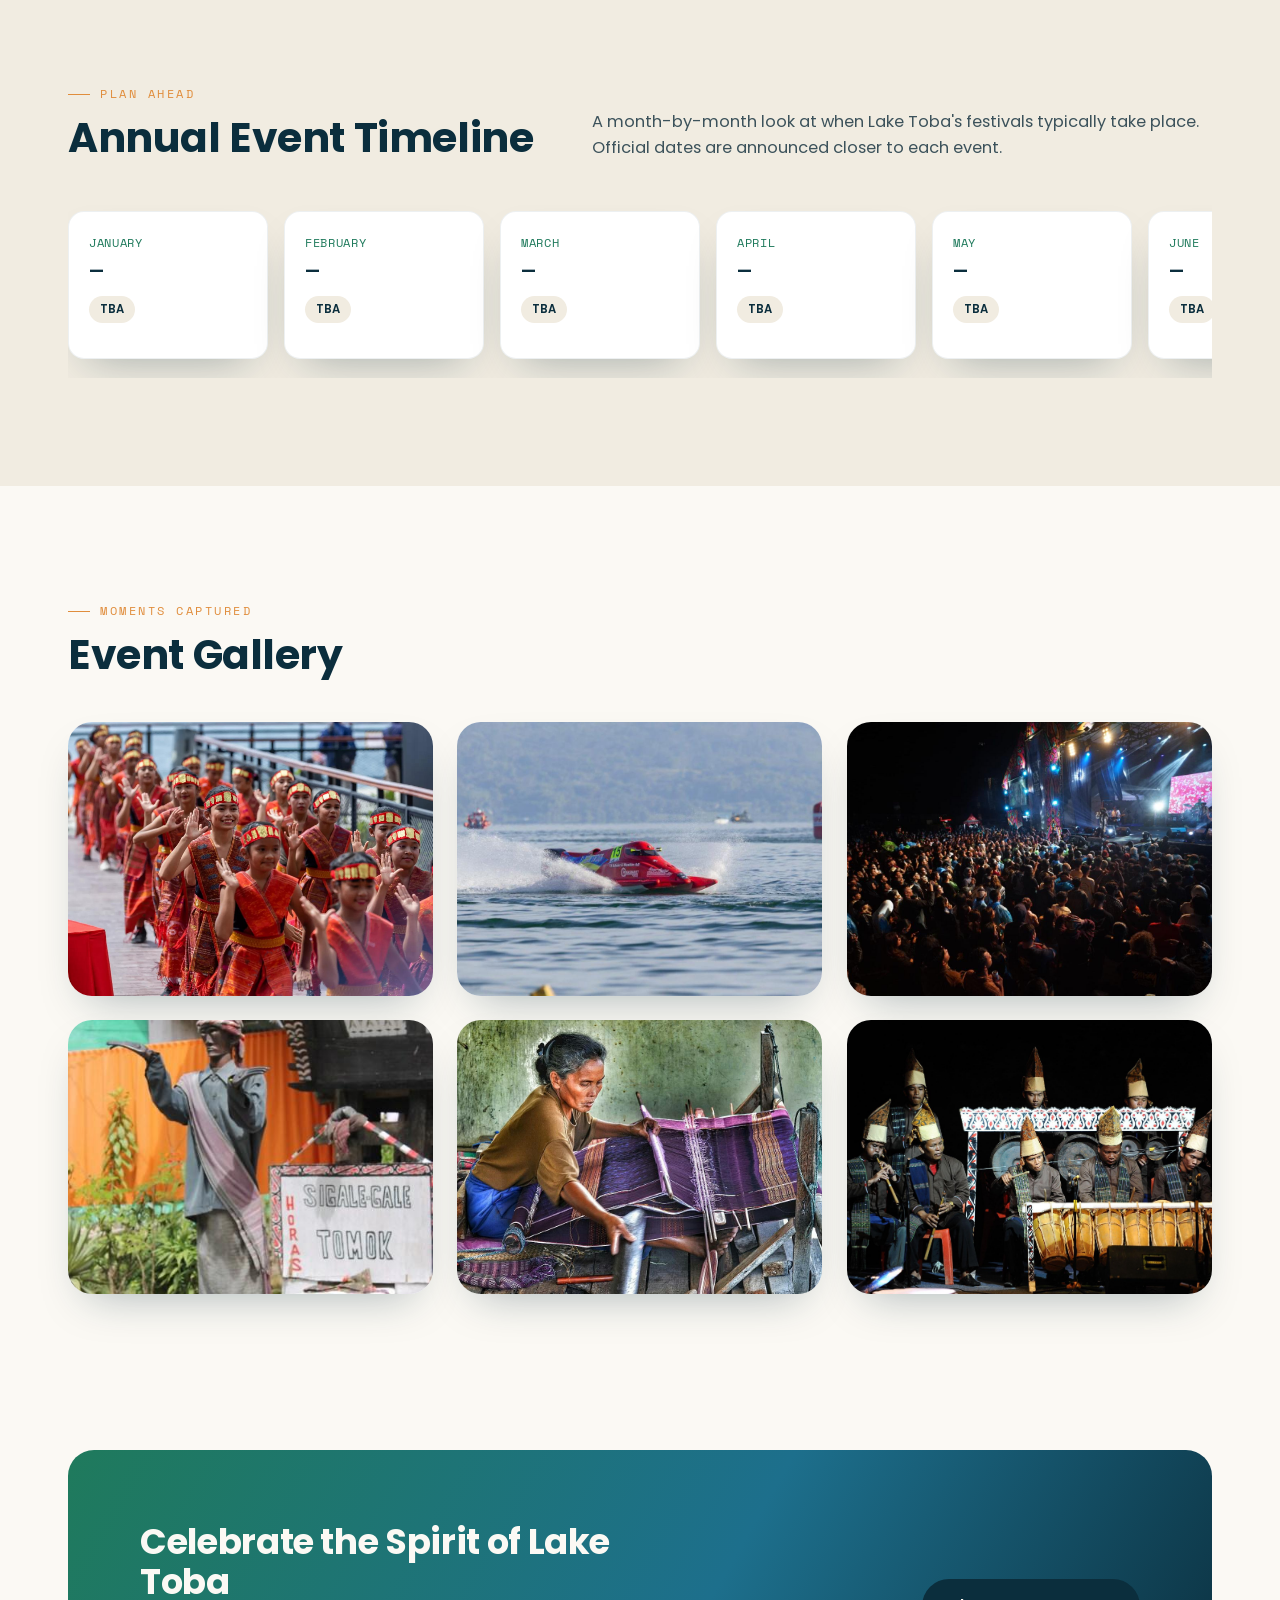
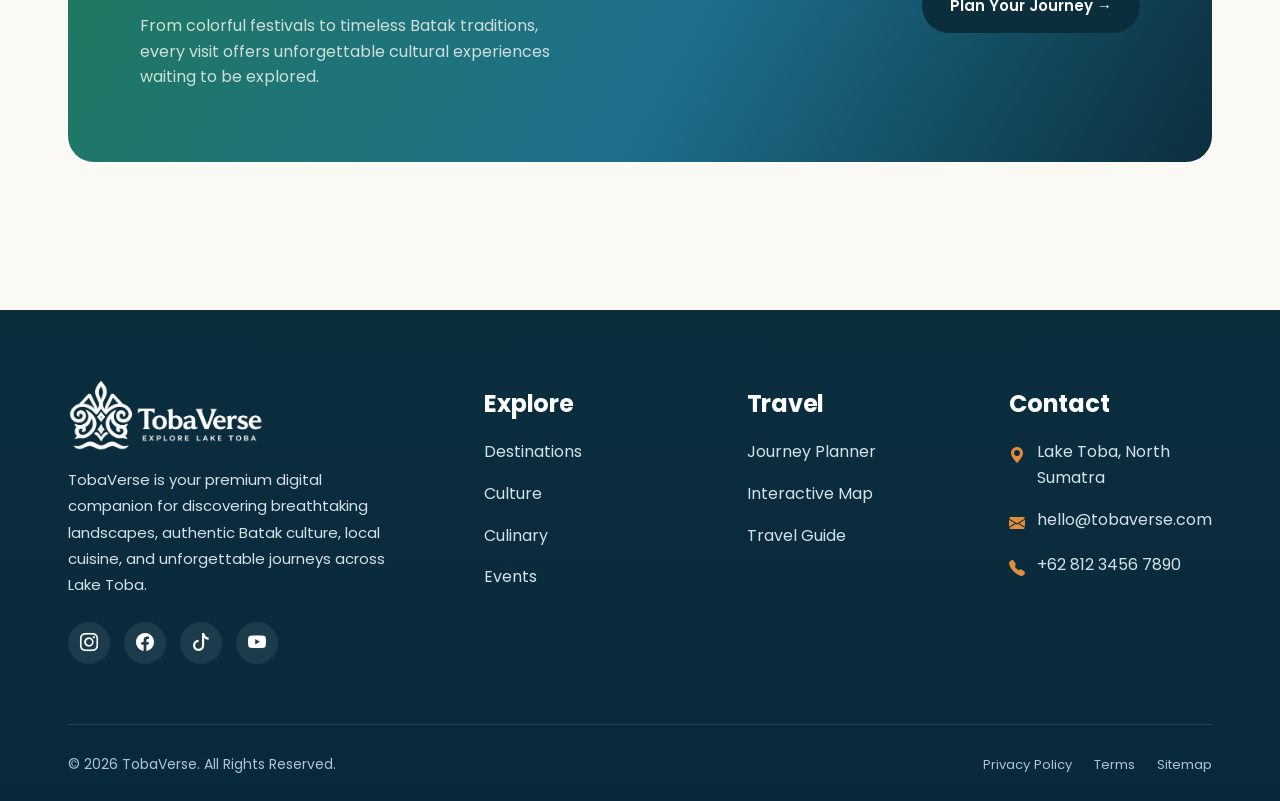
<file: tobaverse-frontend/events.html>
<!DOCTYPE html>
<html lang="en">
<head>
<meta charset="UTF-8" />
<meta name="viewport" content="width=device-width, initial-scale=1.0" />
<title>Events & Festivals — TobaVerse</title>
<meta name="description" content="Discover Lake Toba's festivals and cultural events — Festival Danau Toba, Horas Samosir Fiesta, F1 Powerboat, and the living traditions of the Batak Toba." />
<link rel="preconnect" href="https://fonts.googleapis.com">
<link rel="preconnect" href="https://fonts.gstatic.com" crossorigin>
<link href="https://fonts.googleapis.com/css2?family=Poppins:ital,wght@0,300;0,400;0,500;0,600;0,700;0,800;1,500&family=Space+Mono:wght@400;700&display=swap" rel="stylesheet">
<link rel="stylesheet" href="css/style.css" />
<link rel="stylesheet" href="css/events.css" />
<link
    rel="stylesheet"
    href="https://cdn.jsdelivr.net/npm/bootstrap-icons@1.11.3/font/bootstrap-icons.min.css">
<link rel="stylesheet" href="css/chatbot.css">
  </head>

<audio id="bgMusic" loop preload="auto">
    <source src="assets/audio/Uningan.mp3" type="audio/mpeg">
</audio>

<body>

<a href="#main" class="skip-link">Skip to content</a>

<!-- NAVBAR (identical to every other page) -->
<header class="site-nav">
    <a href="index.html" class="brand" aria-label="TobaVerse Home">
        <img
            src="assets/images/branding/logo.png"
            alt="TobaVerse Logo">
    </a>
    <nav class="nav-links" aria-label="Primary">
        <a href="index.html">Home</a>
        <a href="explore.html">Explore</a>
        <a href="culture.html">Culture</a>
        <a href="culinary.html">Culinary</a>
        <a href="journey.html">Journey</a>
        <a href="events.html" class="active">Events</a>
        <a href="map.html">Map</a>
    </nav>
    <div class="nav-actions">
        <button id="musicToggle" class="music-btn" aria-label="Toggle Background Music" type="button">
            🎵
        </button>
        <a class="nav-cta" href="journey.html">
            Plan My Trip
        </a>
    </div>
    <button
        class="nav-toggle"
        aria-label="Toggle navigation menu"
        aria-expanded="false">
        <span></span>
    </button>
</header>

<main id="main">

  <!-- SECTION 1: HERO BANNER ================================================ -->
  <section class="events-hero">
    <div class="events-hero-inner">
      <span class="eyebrow reveal fade-up">Batak Festivals &amp; Celebrations</span>
      <h1 class="reveal fade-up" data-delay="60">Experience the Vibrant Events of Lake Toba</h1>
      <p class="lede reveal fade-up" data-delay="120">
        Celebrate the rich traditions, music, culture, and festivals that bring Lake Toba
        to life throughout the year. Discover authentic Batak heritage through unforgettable
        events and community celebrations.
      </p>
      <div class="hero-actions reveal fade-up" data-delay="180">
        <a href="#events" class="btn btn-primary">Explore Events</a>
      </div>
    </div>
    <div class="scroll-indicator" aria-hidden="true">
      <span>Scroll</span>
      <span class="line"></span>
    </div>
  </section>

  <!-- SECTION 2: FEATURED EVENT ============================================= -->
  <section class="e-section" id="events">
    <div class="container">
      <div class="section-head reveal fade-up">
        <div>
          <span class="eyebrow">Signature Celebration</span>
          <h2 class="section-title">Featured Event</h2>
        </div>
      </div>

      <div class="featured-event reveal fade-up">
        <div class="fe-media">
          <span class="fe-badge">Signature Event</span>
          <img src="assets/images/events/festival-danau-toba.jpg" alt="Festival Danau Toba, the region's signature cultural celebration" loading="lazy" width="640" height="480" />
        </div>
        <div class="fe-body">
          <h3>Festival Danau Toba</h3>
          <div class="fe-meta">
            <div class="meta"><span class="label">Location</span><span class="value">Around Lake Toba</span></div>
            <div class="meta"><span class="label">Date</span><span class="value">TBA</span></div>
          </div>
          <p class="desc">
            Festival Danau Toba is the region's signature cultural celebration featuring
            traditional Batak performances, culinary exhibitions, local crafts, music,
            sports activities, and cultural showcases held across destinations surrounding
            Lake Toba.
          </p>
          <a href="#timeline" class="btn btn-dark">Learn More</a>
        </div>
      </div>
    </div>
  </section>

  <!-- SECTION 3: UPCOMING EVENTS ============================================= -->
  <section class="e-section tint">
    <div class="container">
      <div class="section-head reveal fade-up">
        <div>
          <span class="eyebrow">Mark Your Calendar</span>
          <h2 class="section-title">Upcoming Events</h2>
        </div>
        <p class="section-lede">Festivals and celebrations held around Lake Toba throughout the year.</p>
      </div>

      <div class="events-grid" id="eventsGrid" aria-live="polite"></div>
    </div>
  </section>

  <!-- SECTION 4: CULTURAL EXPERIENCES ========================================= -->
  <section class="e-section">
    <div class="container">
      <div class="section-head reveal fade-up">
        <div>
          <span class="eyebrow">Living Heritage</span>
          <h2 class="section-title">Cultural Experiences</h2>
        </div>
      </div>

      <div class="experience-grid" id="experienceGrid" aria-live="polite"></div>
    </div>
  </section>

  <!-- SECTION 5: ANNUAL EVENT TIMELINE ======================================== -->
  <section class="e-section tint" id="timeline">
    <div class="container">
      <div class="section-head reveal fade-up">
        <div>
          <span class="eyebrow">Plan Ahead</span>
          <h2 class="section-title">Annual Event Timeline</h2>
        </div>
        <p class="section-lede">A month-by-month look at when Lake Toba's festivals typically take place. Official dates are announced closer to each event.</p>
      </div>

      <div class="timeline-scroll" id="timelineScroll" aria-label="Annual event timeline, scrollable by month"></div>
    </div>
  </section>

  <!-- SECTION 6: EVENT GALLERY ================================================ -->
  <section class="e-section">
    <div class="container">
      <div class="section-head reveal fade-up">
        <div>
          <span class="eyebrow">Moments Captured</span>
          <h2 class="section-title">Event Gallery</h2>
        </div>
      </div>

      <div class="gallery-grid" id="galleryGrid" aria-label="Gallery of Lake Toba cultural events"></div>
    </div>
  </section>

  <!-- SECTION 7: CTA ========================================================== -->
  <section class="cta-band">
    <div class="cta-inner events-cta reveal fade-up">
      <div>
        <h2>Celebrate the Spirit of Lake Toba</h2>
        <p>From colorful festivals to timeless Batak traditions, every visit offers unforgettable cultural experiences waiting to be explored.</p>
      </div>
      <a href="journey.html" class="btn btn-dark">Plan Your Journey →</a>
    </div>
  </section>

</main>

<!-- FOOTER (identical to every other page) ================================== -->
<!-- FOOTER -->

<footer class="footer">
    <div class="container">

        <div class="footer-grid">

            <!-- Brand -->

            <div class="footer-brand">

                <a href="index.html" class="footer-logo">

                    <img
                        src="assets/images/branding/logo-white.png"
                        alt="TobaVerse Logo">

                </a>

                <p>
                    TobaVerse is your premium digital companion for discovering breathtaking
                    landscapes, authentic Batak culture, local cuisine, and unforgettable
                    journeys across Lake Toba.
                </p>

                <div class="footer-social">

                    <a href="#" aria-label="Instagram">
                        <i class="bi bi-instagram"></i>
                    </a>

                    <a href="#" aria-label="Facebook">
                        <i class="bi bi-facebook"></i>
                    </a>

                    <a href="#" aria-label="TikTok">
                        <i class="bi bi-tiktok"></i>
                    </a>

                    <a href="#" aria-label="YouTube">
                        <i class="bi bi-youtube"></i>
                    </a>

                </div>

            </div>

            <!-- Explore -->

            <div class="footer-column">

                <h3>Explore</h3>

                <ul>

                    <li>
                        <a href="explore.html">
                            Destinations
                        </a>
                    </li>

                    <li>
                        <a href="culture.html">
                            Culture
                        </a>
                    </li>

                    <li>
                        <a href="culinary.html">
                            Culinary
                        </a>
                    </li>

                    <li>
                        <a href="events.html">
                            Events
                        </a>
                    </li>

                </ul>

            </div>

            <!-- Travel -->

            <div class="footer-column">

                <h3>Travel</h3>

                <ul>

                    <li>
                        <a href="journey.html">
                            Journey Planner
                        </a>
                    </li>

                    <li>
                        <a href="map.html">
                            Interactive Map
                        </a>
                    </li>

                    <li>
                        <a href="explore.html">
                            Travel Guide
                        </a>
                    </li>

                </ul>

            </div>

            <!-- Contact -->

            <div class="footer-column">

                <h3>Contact</h3>

                <ul class="footer-contact">

                    <li>
                        <i class="bi bi-geo-alt-fill"></i>
                        <span>Lake Toba, North Sumatra</span>
                    </li>

                    <li>
                        <i class="bi bi-envelope-fill"></i>
                        <span>hello@tobaverse.com</span>
                    </li>

                    <li>
                        <i class="bi bi-telephone-fill"></i>
                        <span>+62 812 3456 7890</span>
                    </li>

                </ul>

            </div>

        </div>

        <div class="footer-bottom">

            <p>
                © 2026 TobaVerse. All Rights Reserved.
            </p>

            <div class="footer-bottom-links">

                <a href="#">
                    Privacy Policy
                </a>

                <a href="#">
                    Terms
                </a>

                <a href="#">
                    Sitemap
                </a>

            </div>

        </div>

    </div>

</footer>


<!-- CHATBOT WIDGET -->

<div class="chat-widget">

    <button id="chatToggleBtn" class="chat-btn" aria-label="Buka TobaVerse Assistant">

        <i class="bi bi-chat-dots-fill"></i>

    </button>

    <div id="chatBox" class="chat-box">

        <div class="chat-header">

            <div>

                <h4>TobaVerse Assistant</h4>

                <span>Tanya apa saja soal Danau Toba</span>

            </div>

            <button id="chatCloseBtn" class="chat-close-btn" aria-label="Tutup chat">

                &times;

            </button>

        </div>

        <div id="chatMessages" class="chat-messages">

             <div class="chat-msg bot">Horas! <br />Saya Ompung Bot, siap membantu kamu menemukan destinasi wisata, kuliner, penginapan, atau transportasi di sekitar Danau Toba. Mau tanya apa?</div>
            <div id="chatQuickActions" class="chat-quick-actions"></div>
        </div>
        <div class="chat-input-area">

            <input

                type="text"

                id="chatInput"

                placeholder="Tulis pertanyaanmu..."

                autocomplete="off">

            <button id="chatSendBtn" class="chat-send-btn" aria-label="Kirim pesan">

                <i class="bi bi-send-fill"></i>

            </button>

        </div>

    </div>

</div>

<script src="js/events.js"></script>
<script src="js/script.js"></script>
<script src="js/music.js"></script>
<script src="js/chatbot.js"></script>
</body>
</html>
</file>
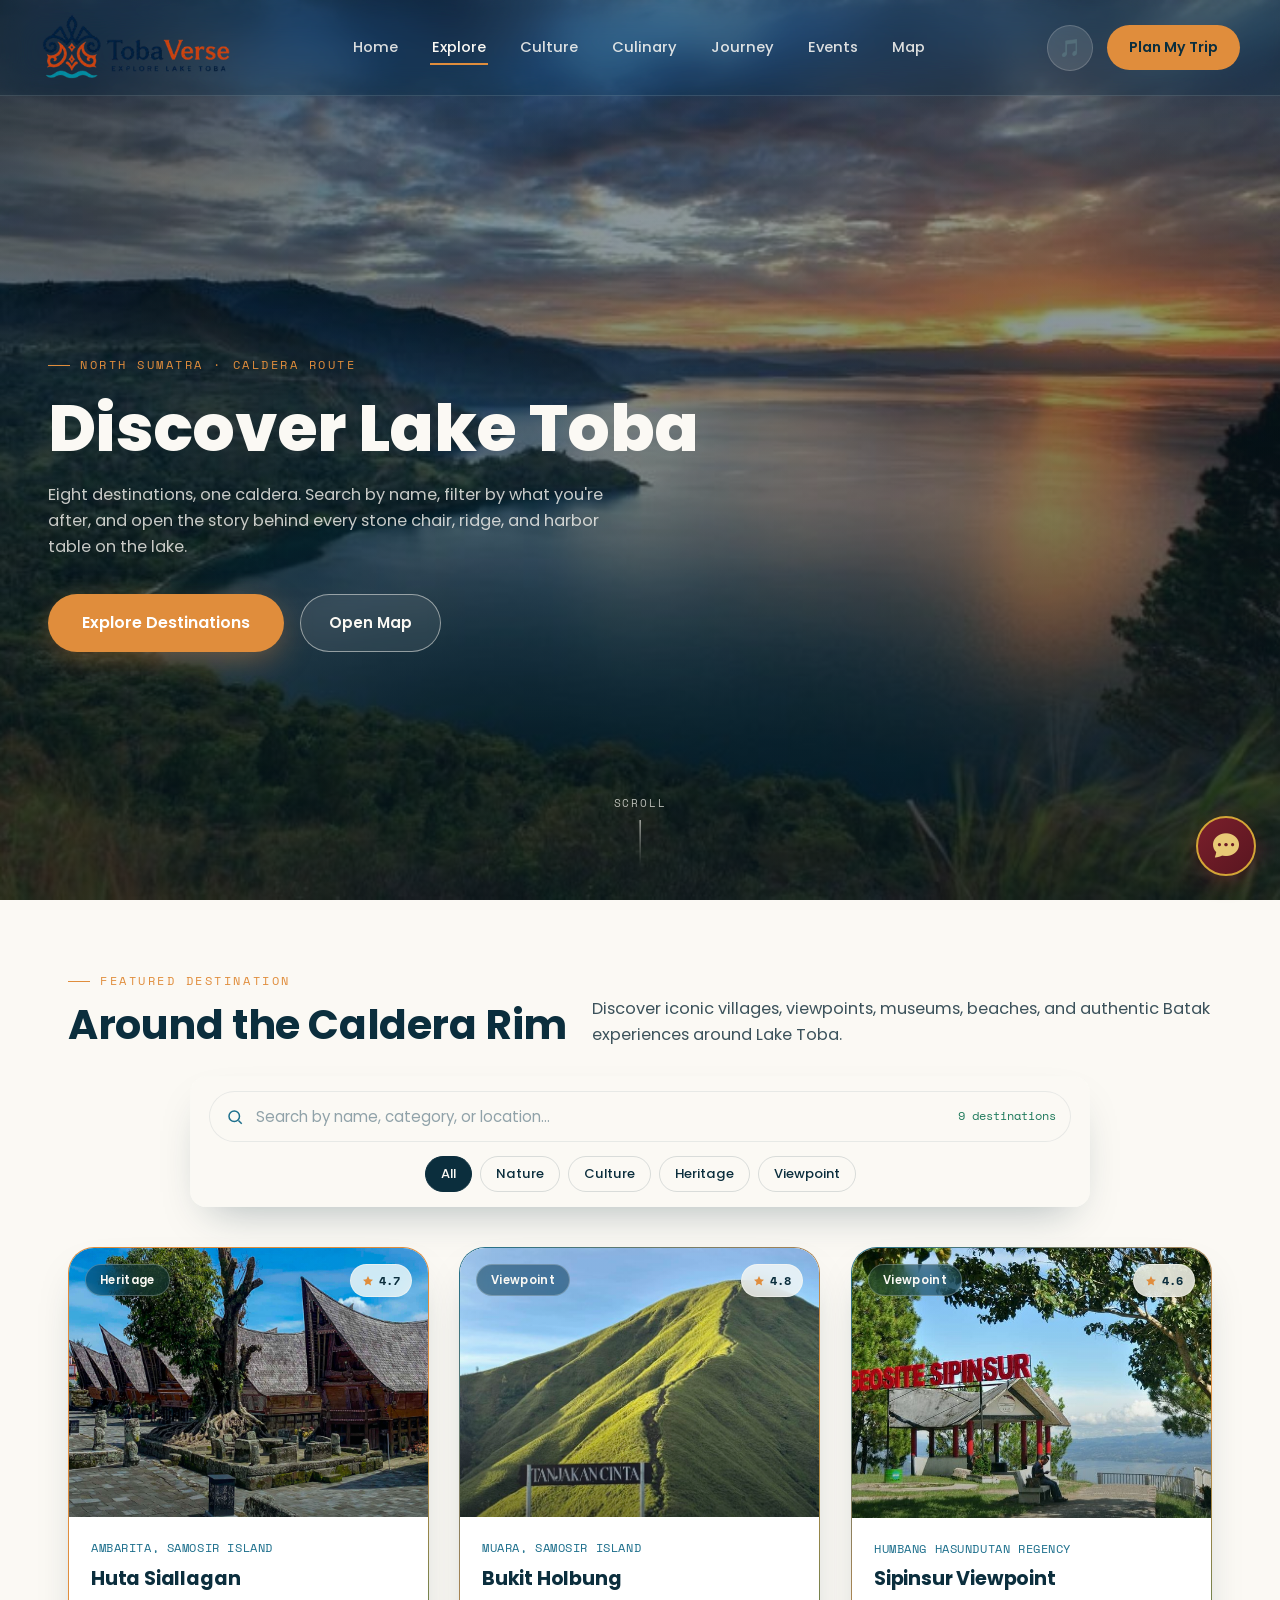
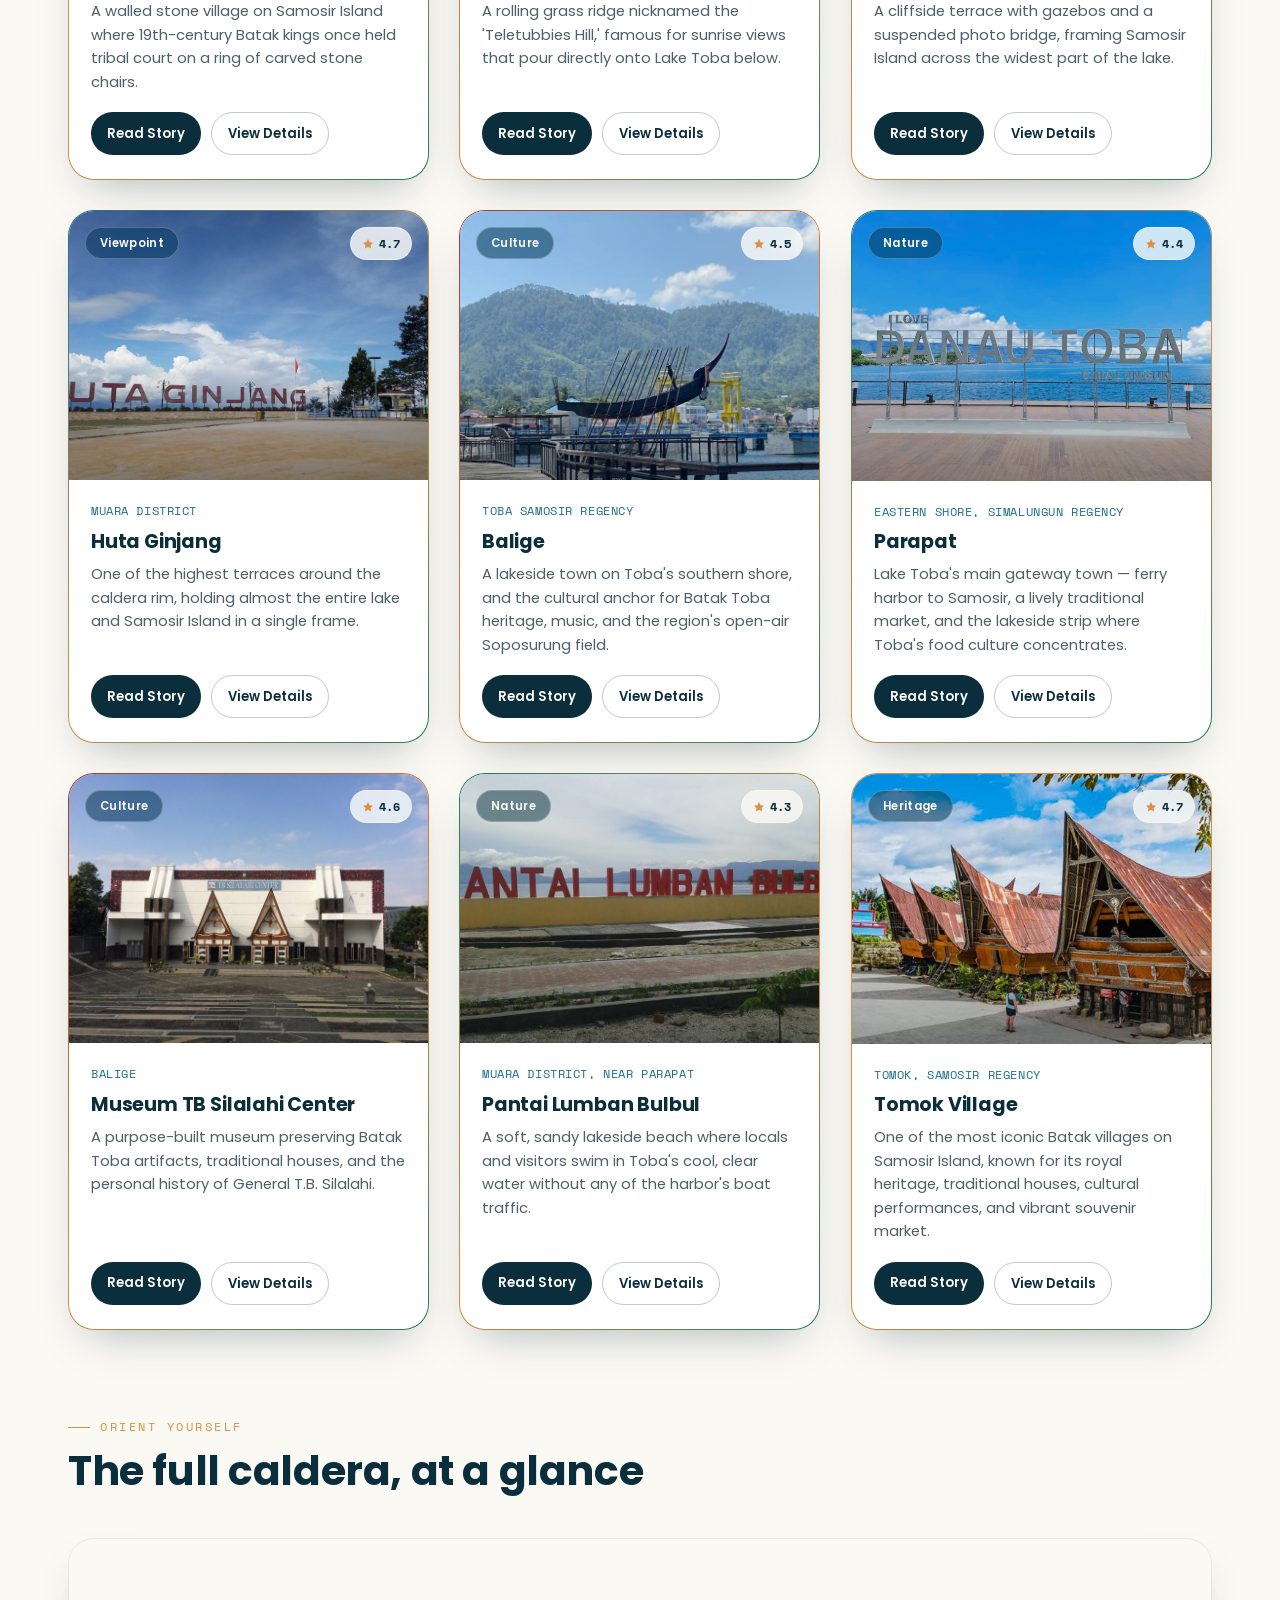
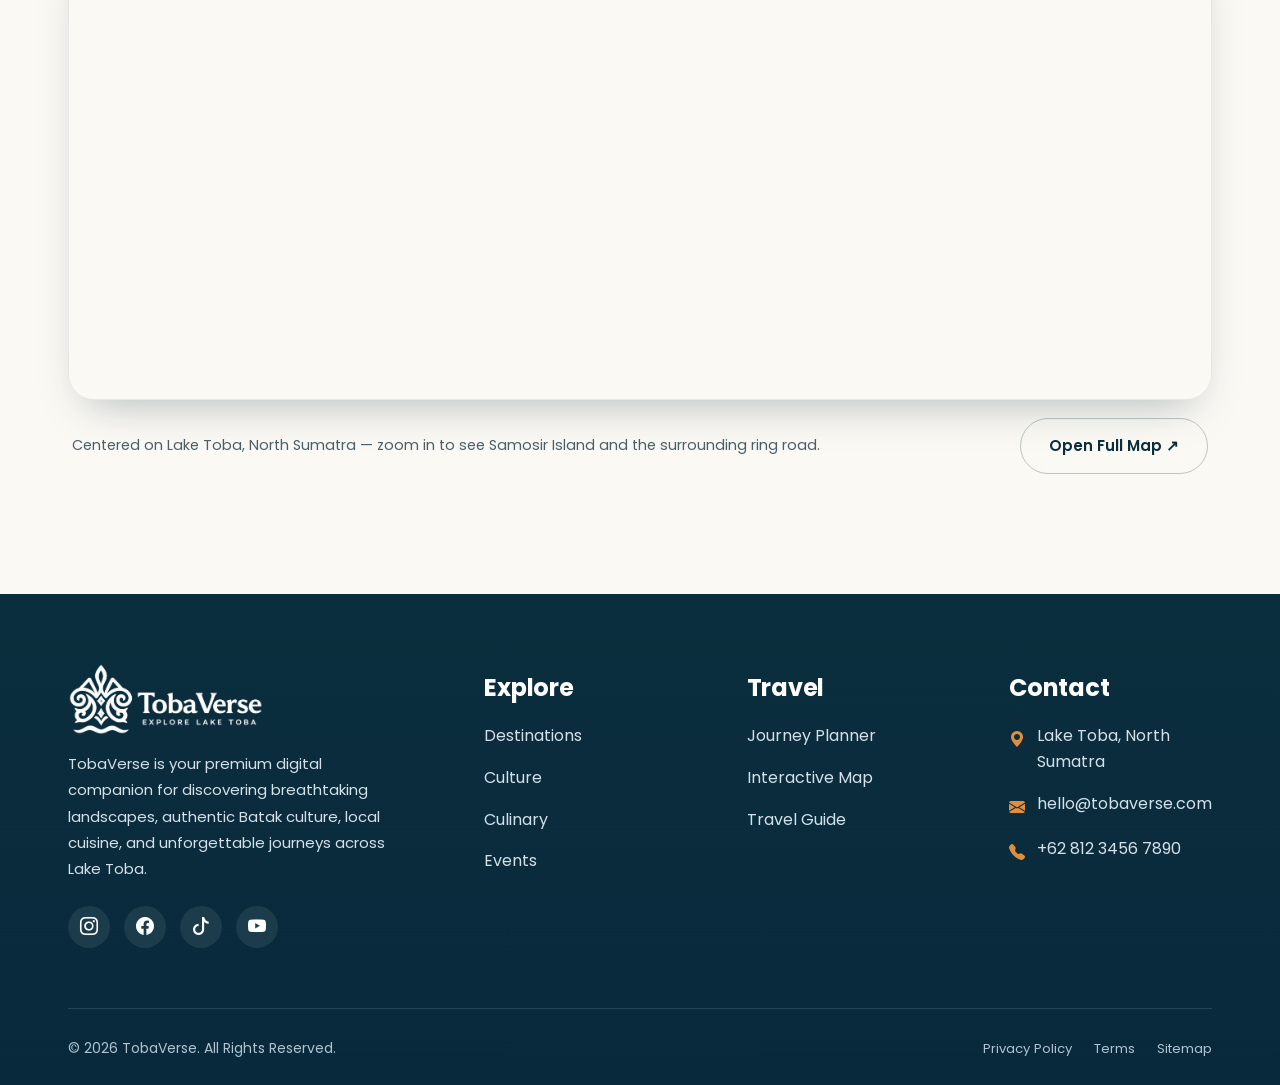
<file: tobaverse-frontend/explore.html>
<!DOCTYPE html>
<html lang="en">
<head>
<meta charset="UTF-8" />
<meta name="viewport" content="width=device-width, initial-scale=1.0" />
<title>Explore Lake Toba — TobaVerse</title>
<meta name="description" content="Discover Lake Toba's stone villages, caldera viewpoints, and lakeside culture — search, filter, and read the full story behind every destination." />
<link rel="preconnect" href="https://fonts.googleapis.com">
<link rel="preconnect" href="https://fonts.gstatic.com" crossorigin>
<link href="https://fonts.googleapis.com/css2?family=Poppins:ital,wght@0,300;0,400;0,500;0,600;0,700;0,800;1,500&family=Space+Mono:wght@400;700&display=swap" rel="stylesheet">
<link rel="stylesheet" href="css/style.css" />
<link rel="stylesheet" href="css/explore.css" />
<link
    rel="stylesheet"
    href="https://cdn.jsdelivr.net/npm/bootstrap-icons@1.11.3/font/bootstrap-icons.min.css">
<link rel="stylesheet" href="css/chatbot.css">
</head>

<body>
<audio id="bgMusic" loop preload="auto">
    <source src="assets/audio/Uningan.mp3" type="audio/mpeg">
</audio>

<a href="#main" class="skip-link">Skip to content</a>
<header class="site-nav">
    <!-- Logo -->
    <a href="index.html" class="brand" aria-label="TobaVerse Home">

        <img
            src="assets/images/branding/logo.png"
            alt="TobaVerse Logo">
    </a>
    <!-- Navigation -->
    <nav class="nav-links" aria-label="Primary">
        <a href="index.html">
            Home
        </a>
        <a href="explore.html" class="active">
            Explore
        </a>
        <a href="culture.html">
            Culture
        </a>
        <a href="culinary.html">
            Culinary
        </a>
        <a href="journey.html">
            Journey
        </a>
        <a href="events.html">
            Events
        </a>
        <a href="map.html">
            Map
        </a>
    </nav>
    <div class="nav-actions">
        <button id="musicToggle" class="music-btn" aria-label="Toggle Background Music" type="button">
            🎵
        </button>
        <a class="nav-cta" href="journey.html">
            Plan My Trip
        </a>
    </div>
    <!-- Mobile -->
    <button
        class="nav-toggle"
        aria-label="Toggle navigation menu"
        aria-expanded="false">
        <span></span>
    </button>
</header>

<main id="main">

  <!-- EXPLORE HERO ========================================================= -->
  <section class="explore-hero">
    <div class="explore-hero-inner">
      <span class="eyebrow">North Sumatra · Caldera Route</span>
      <h1>Discover Lake Toba</h1>
      <p class="lede">
        Eight destinations, one caldera. Search by name, filter by what you're
        after, and open the story behind every stone chair, ridge, and
        harbor table on the lake.
      </p>
      <div class="hero-actions">
        <a href="#destinations" class="btn btn-primary">Explore Destinations</a>
        <a href="#map" class="btn btn-ghost">Open Map</a>
      </div>
    </div>
    <div class="scroll-indicator on-dark" aria-hidden="true">
      <span>Scroll</span>
      <span class="line"></span>
    </div>
  </section>

  <!-- FEATURED DESTINATIONS (title, search, filters, and grid — one section) -->
  <section class="destinations" id="destinations">
    <div class="container">
      <div class="section-head reveal fade-up">
        <div>
          <span class="eyebrow">Featured Destination</span>
          <h2 class="section-title">Around the Caldera Rim</h2>
        </div>
        <p class="section-lede">Discover iconic villages, viewpoints, museums, beaches, and authentic Batak experiences around Lake Toba.</p>
      </div>

      <!-- SEARCH + FILTER TOOLBAR ========================================== -->
      <div class="toolbar reveal fade-up">
        <div class="toolbar-card">
          <div class="search-row">
            <svg width="18" height="18" viewBox="0 0 24 24" fill="none" stroke="currentColor" stroke-width="2" aria-hidden="true"><circle cx="11" cy="11" r="7"/><line x1="21" y1="21" x2="16.65" y2="16.65"/></svg>
            <label for="destSearch" class="sr-only" style="position:absolute;left:-9999px;">Search destinations</label>
            <input id="destSearch" type="search" placeholder="Search by name, category, or location…" aria-label="Search destinations by name, category, or location" />
            <span class="search-count" id="searchCount">8 destinations</span>
          </div>
          <div class="filter-row" role="group" aria-label="Filter destinations by category">
            <button class="chip is-active" data-filter="All">All</button>
            <button class="chip" data-filter="Nature">Nature</button>
            <button class="chip" data-filter="Culture">Culture</button>
            <button class="chip" data-filter="Heritage">Heritage</button>
            <button class="chip" data-filter="Viewpoint">Viewpoint</button>
          </div>
        </div>
      </div>

      <div class="dest-grid" id="destGrid" aria-live="polite"></div>
      <div class="grid-empty" id="gridEmpty">
        <p>No destinations match that search. Try a different name, category, or location.</p>
      </div>
    </div>
  </section>

  <!-- INTERACTIVE MAP -->
  <section class="map-section" id="map">
    <div class="container">
      <div class="section-head reveal fade-up">
        <div>
          <span class="eyebrow">Orient Yourself</span>
          <h2 class="section-title">The full caldera, at a glance</h2>
        </div>
      </div>
      <div class="map-frame-wrap reveal fade-up">
        <iframe
          title="Interactive map of Lake Toba, North Sumatra"
          src="https://www.google.com/maps?q=Lake+Toba,+North+Sumatra,+Indonesia&output=embed"
          loading="lazy"
          referrerpolicy="no-referrer-when-downgrade"
          allowfullscreen>
        </iframe>
      </div>
      <div class="map-caption">
        <span>Centered on Lake Toba, North Sumatra — zoom in to see Samosir Island and the surrounding ring road.</span>
        <a class="btn btn-outline" href="https://maps.google.com/?q=Lake+Toba+North+Sumatra" target="_blank" rel="noopener">Open Full Map ↗</a>
      </div>
    </div>
  </section>

</main>
<!-- FOOTER -->

<footer class="footer">
    <div class="container">

        <div class="footer-grid">

            <!-- Brand -->

            <div class="footer-brand">

                <a href="index.html" class="footer-logo">

                    <img
                        src="assets/images/branding/logo-white.png"
                        alt="TobaVerse Logo">

                </a>

                <p>
                    TobaVerse is your premium digital companion for discovering breathtaking
                    landscapes, authentic Batak culture, local cuisine, and unforgettable
                    journeys across Lake Toba.
                </p>

                <div class="footer-social">

                    <a href="#" aria-label="Instagram">
                        <i class="bi bi-instagram"></i>
                    </a>

                    <a href="#" aria-label="Facebook">
                        <i class="bi bi-facebook"></i>
                    </a>

                    <a href="#" aria-label="TikTok">
                        <i class="bi bi-tiktok"></i>
                    </a>

                    <a href="#" aria-label="YouTube">
                        <i class="bi bi-youtube"></i>
                    </a>

                </div>

            </div>

            <!-- Explore -->

            <div class="footer-column">

                <h3>Explore</h3>

                <ul>

                    <li>
                        <a href="explore.html">
                            Destinations
                        </a>
                    </li>

                    <li>
                        <a href="culture.html">
                            Culture
                        </a>
                    </li>

                    <li>
                        <a href="culinary.html">
                            Culinary
                        </a>
                    </li>

                    <li>
                        <a href="events.html">
                            Events
                        </a>
                    </li>

                </ul>

            </div>

            <!-- Travel -->

            <div class="footer-column">

                <h3>Travel</h3>

                <ul>

                    <li>
                        <a href="journey.html">
                            Journey Planner
                        </a>
                    </li>

                    <li>
                        <a href="map.html">
                            Interactive Map
                        </a>
                    </li>

                    <li>
                        <a href="explore.html">
                            Travel Guide
                        </a>
                    </li>

                </ul>

            </div>

            <!-- Contact -->

            <div class="footer-column">

                <h3>Contact</h3>

                <ul class="footer-contact">

                    <li>
                        <i class="bi bi-geo-alt-fill"></i>
                        <span>Lake Toba, North Sumatra</span>
                    </li>

                    <li>
                        <i class="bi bi-envelope-fill"></i>
                        <span>hello@tobaverse.com</span>
                    </li>

                    <li>
                        <i class="bi bi-telephone-fill"></i>
                        <span>+62 812 3456 7890</span>
                    </li>

                </ul>

            </div>

        </div>

        <div class="footer-bottom">

            <p>
                © 2026 TobaVerse. All Rights Reserved.
            </p>

            <div class="footer-bottom-links">

                <a href="#">
                    Privacy Policy
                </a>

                <a href="#">
                    Terms
                </a>

                <a href="#">
                    Sitemap
                </a>

            </div>

        </div>

    </div>

</footer>

<!-- CHATBOT WIDGET -->

<div class="chat-widget">

    <button id="chatToggleBtn" class="chat-btn" aria-label="Buka TobaVerse Assistant">

        <i class="bi bi-chat-dots-fill"></i>

    </button>

    <div id="chatBox" class="chat-box">

        <div class="chat-header">

            <div>

                <h4>TobaVerse Assistant</h4>

                <span>Tanya apa saja soal Danau Toba</span>

            </div>

            <button id="chatCloseBtn" class="chat-close-btn" aria-label="Tutup chat">

                &times;

            </button>

        </div>

        <div id="chatMessages" class="chat-messages">

             <div class="chat-msg bot">Horas! <br />Saya Ompung Bot, siap membantu kamu menemukan destinasi wisata, kuliner, penginapan, atau transportasi di sekitar Danau Toba. Mau tanya apa?</div>
            <div id="chatQuickActions" class="chat-quick-actions"></div>
        </div>
        <div class="chat-input-area">

            <input

                type="text"

                id="chatInput"

                placeholder="Tulis pertanyaanmu..."

                autocomplete="off">

            <button id="chatSendBtn" class="chat-send-btn" aria-label="Kirim pesan">

                <i class="bi bi-send-fill"></i>

            </button>

        </div>

    </div>

</div>

<!-- READ STORY MODAL ======================================================== -->
<div class="modal-overlay" id="storyModal" role="dialog" aria-modal="true" aria-labelledby="modalTitle" aria-hidden="true">
  <div class="modal" id="modalBody"></div>
</div>

<script src="js/explore.js"></script>
<script src="js/script.js"></script>
<script src="js/music.js"></script>
<script src="js/chatbot.js"></script>

</body>
</html>
</file>
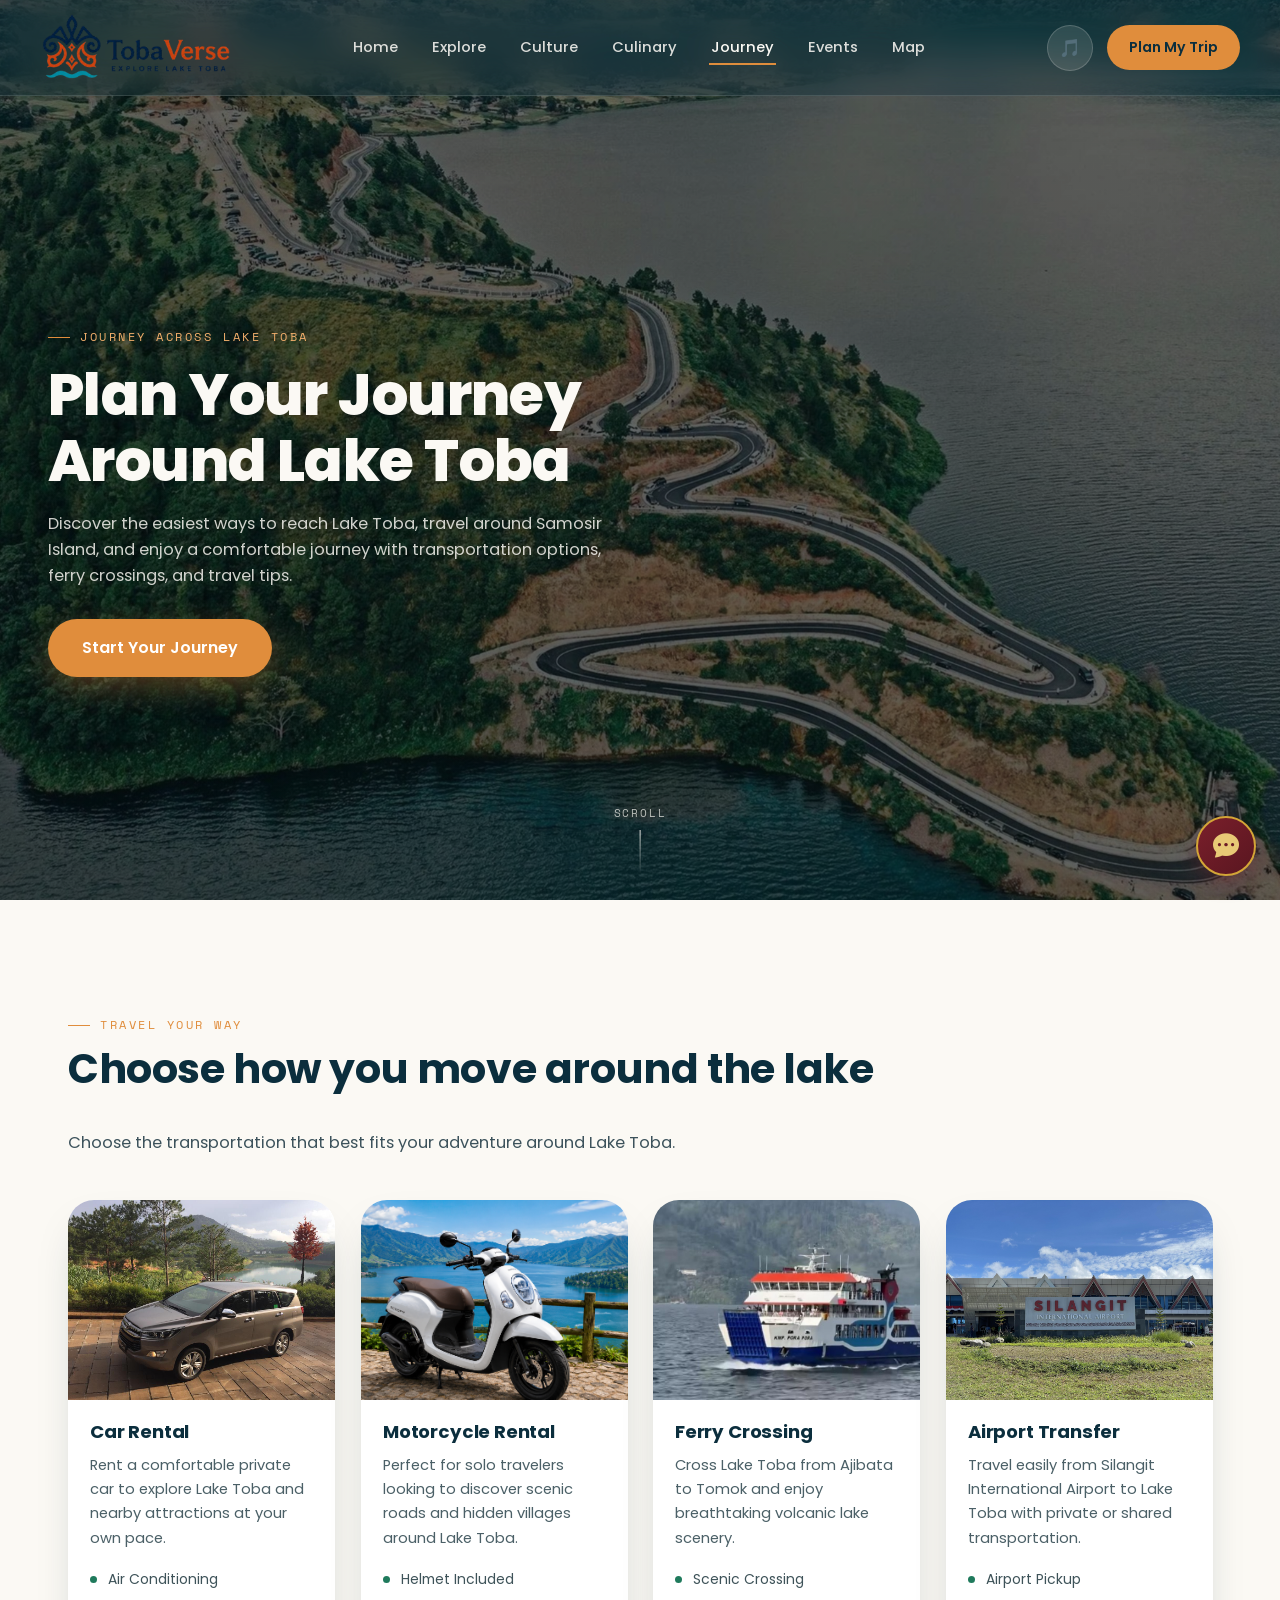
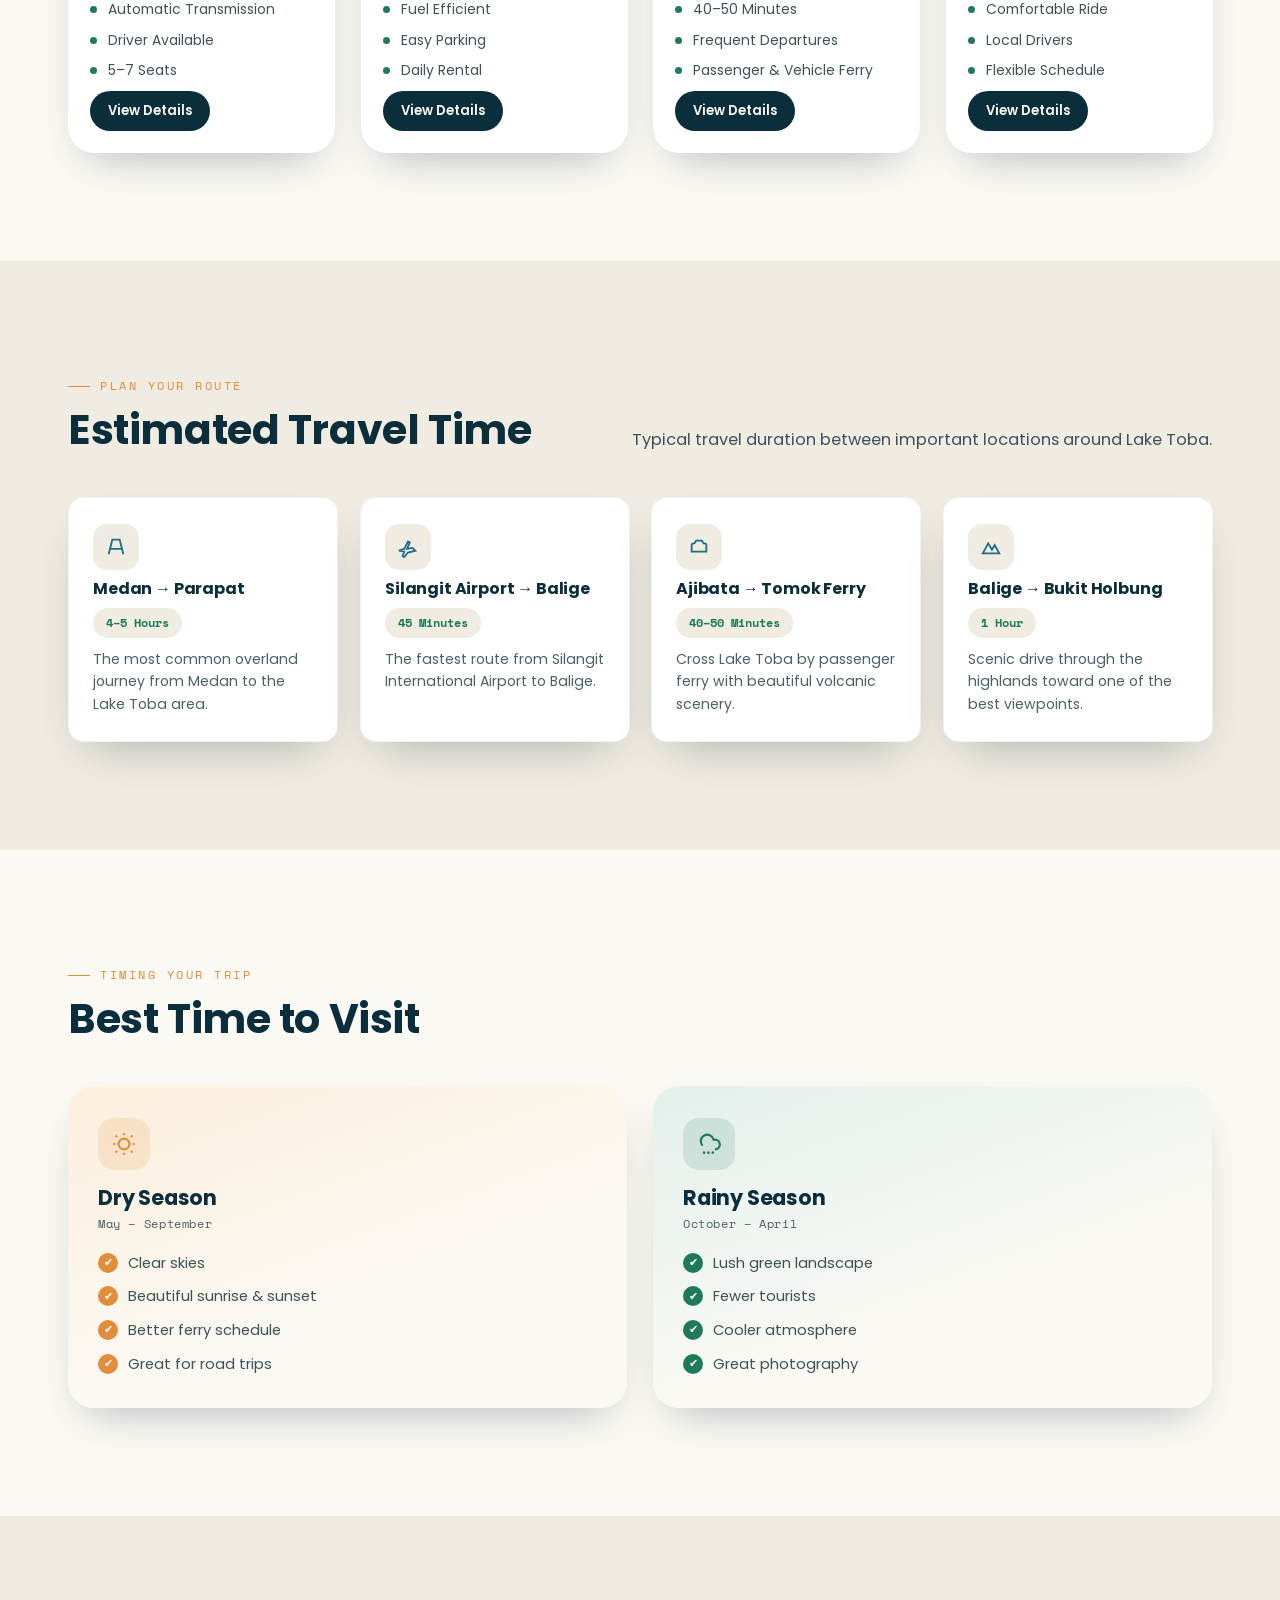
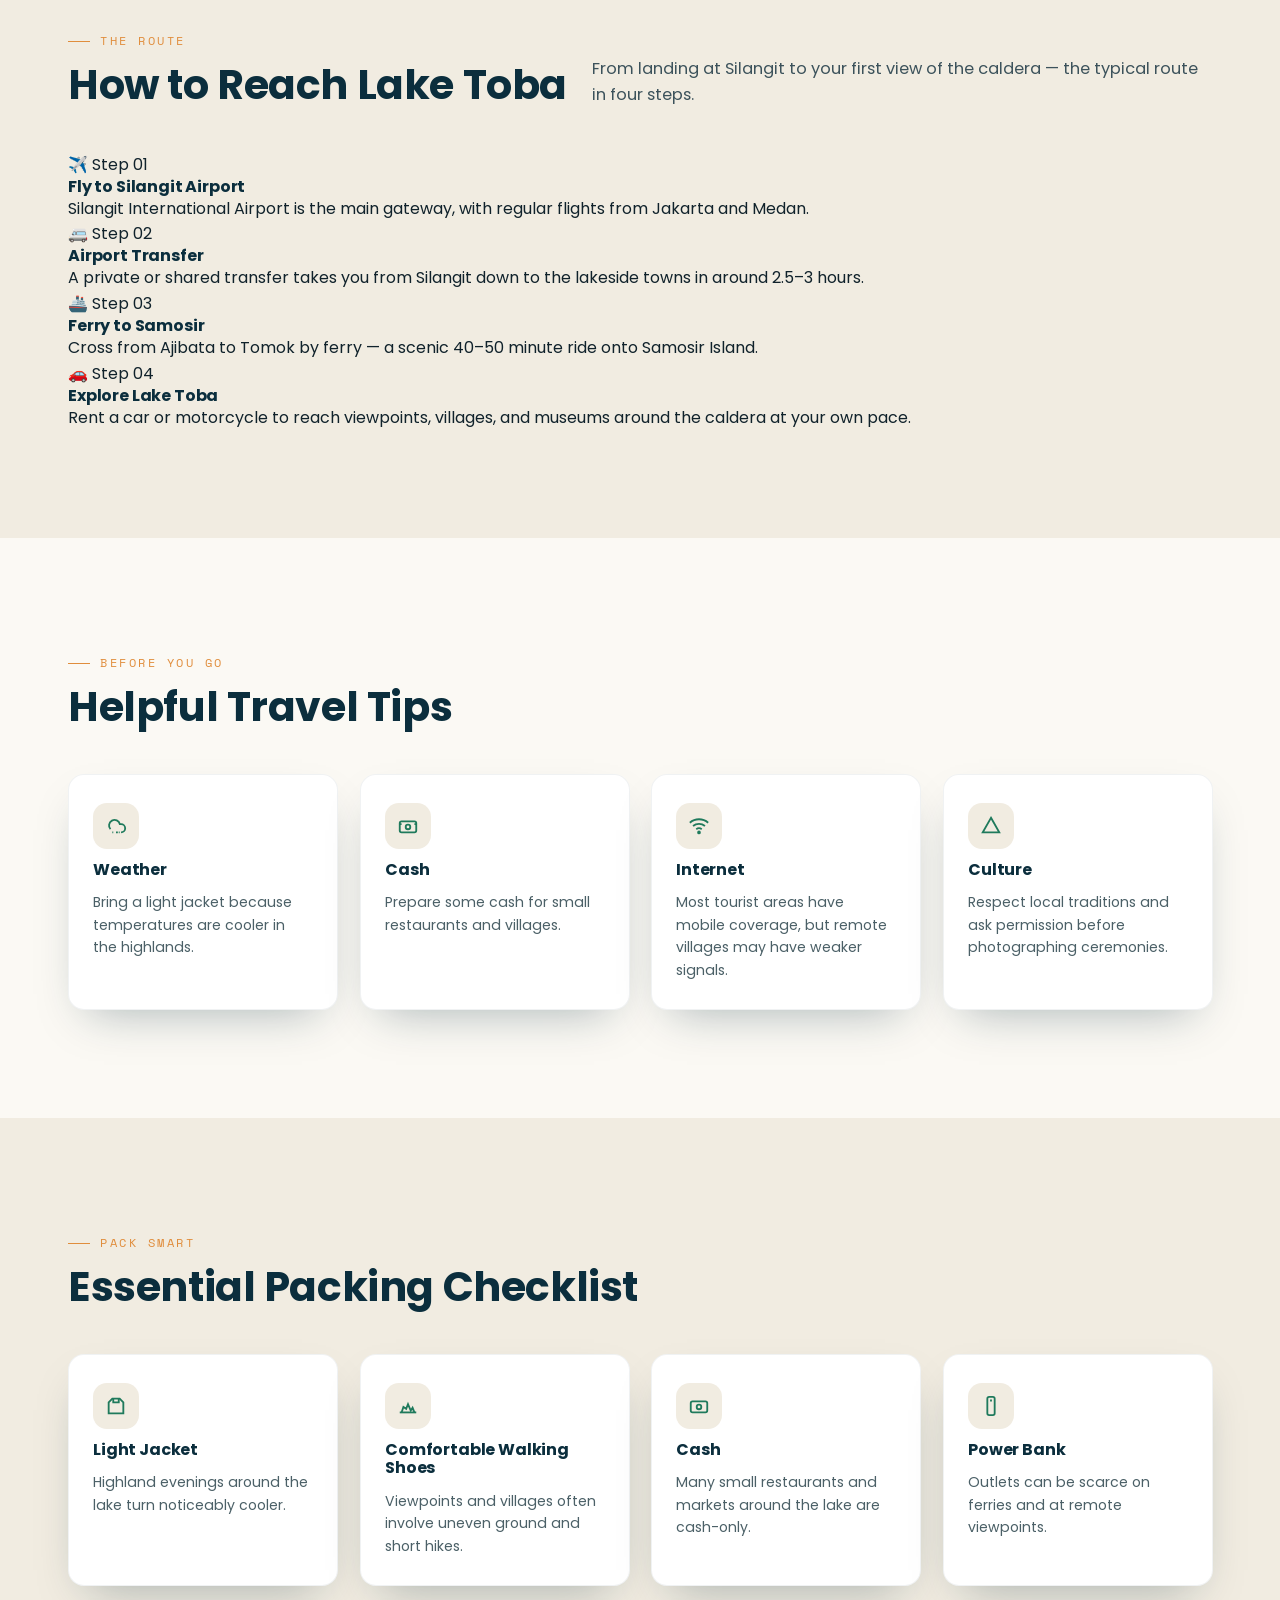
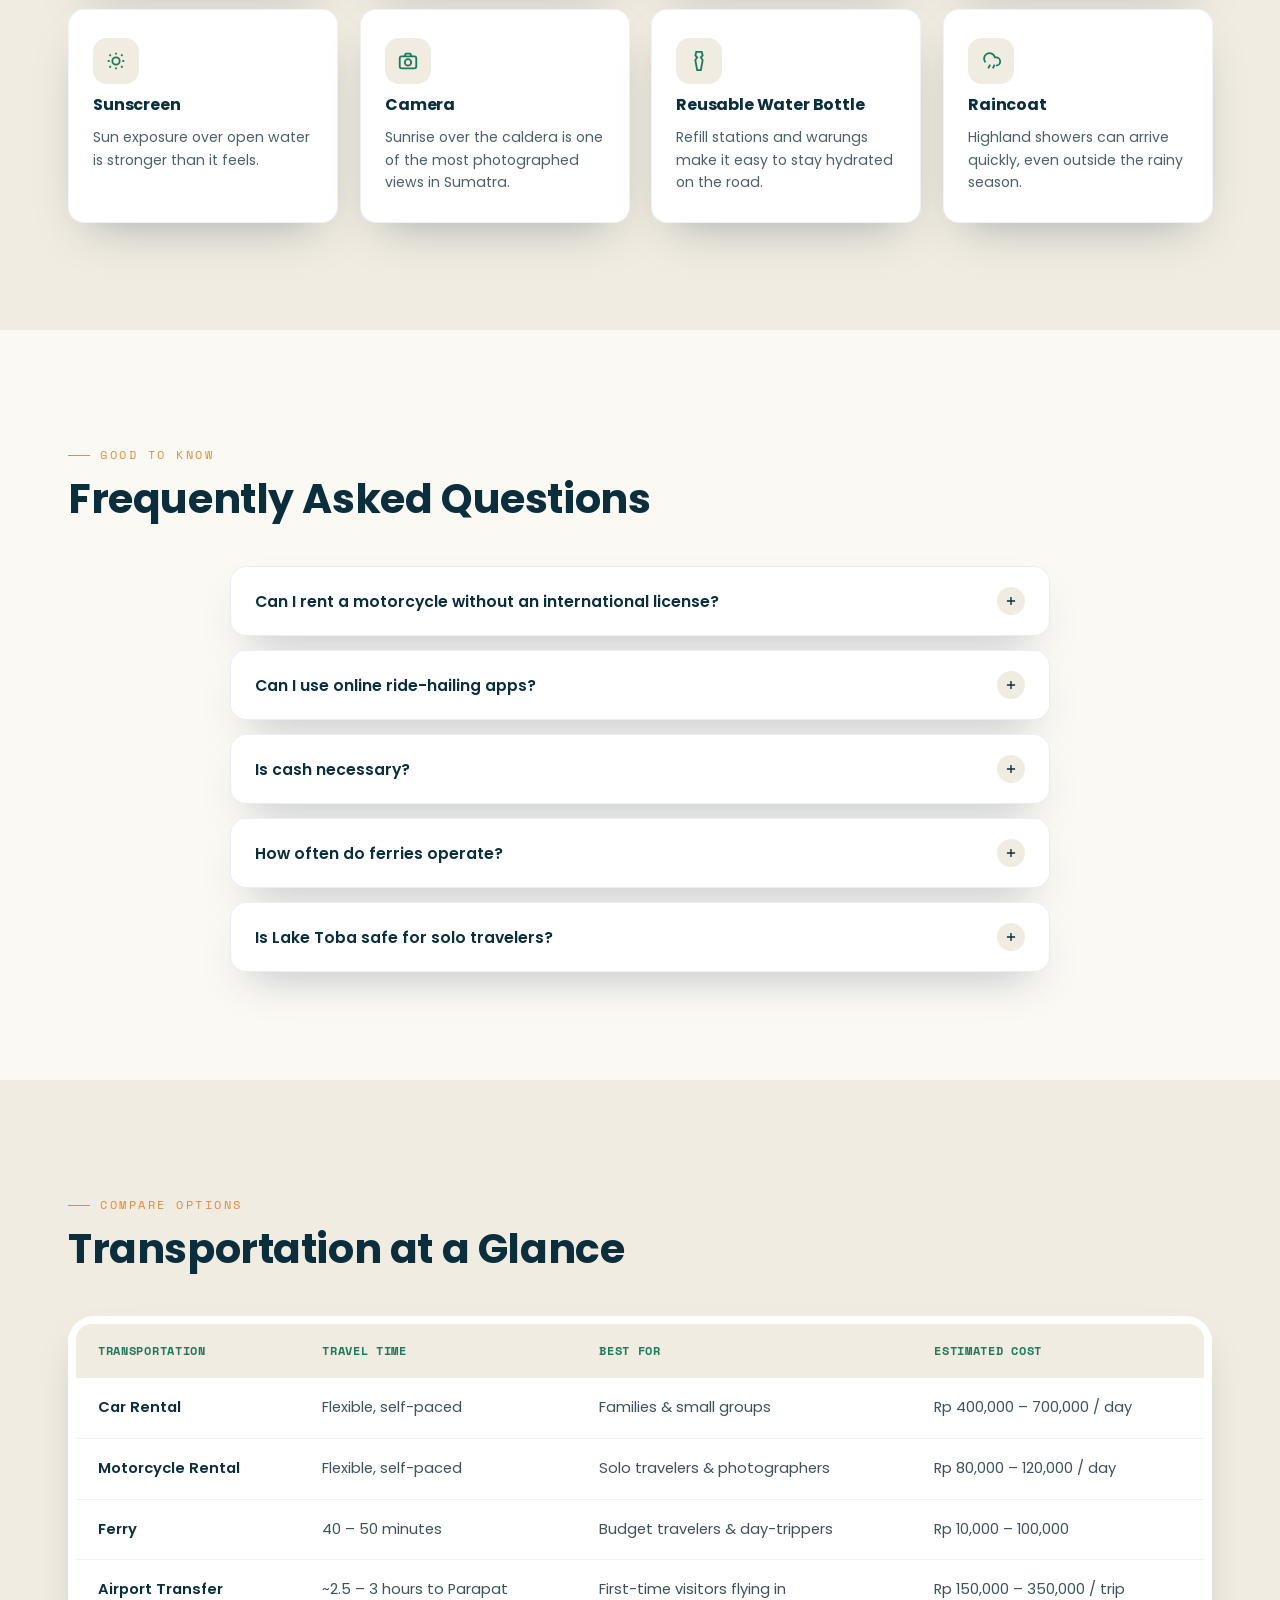
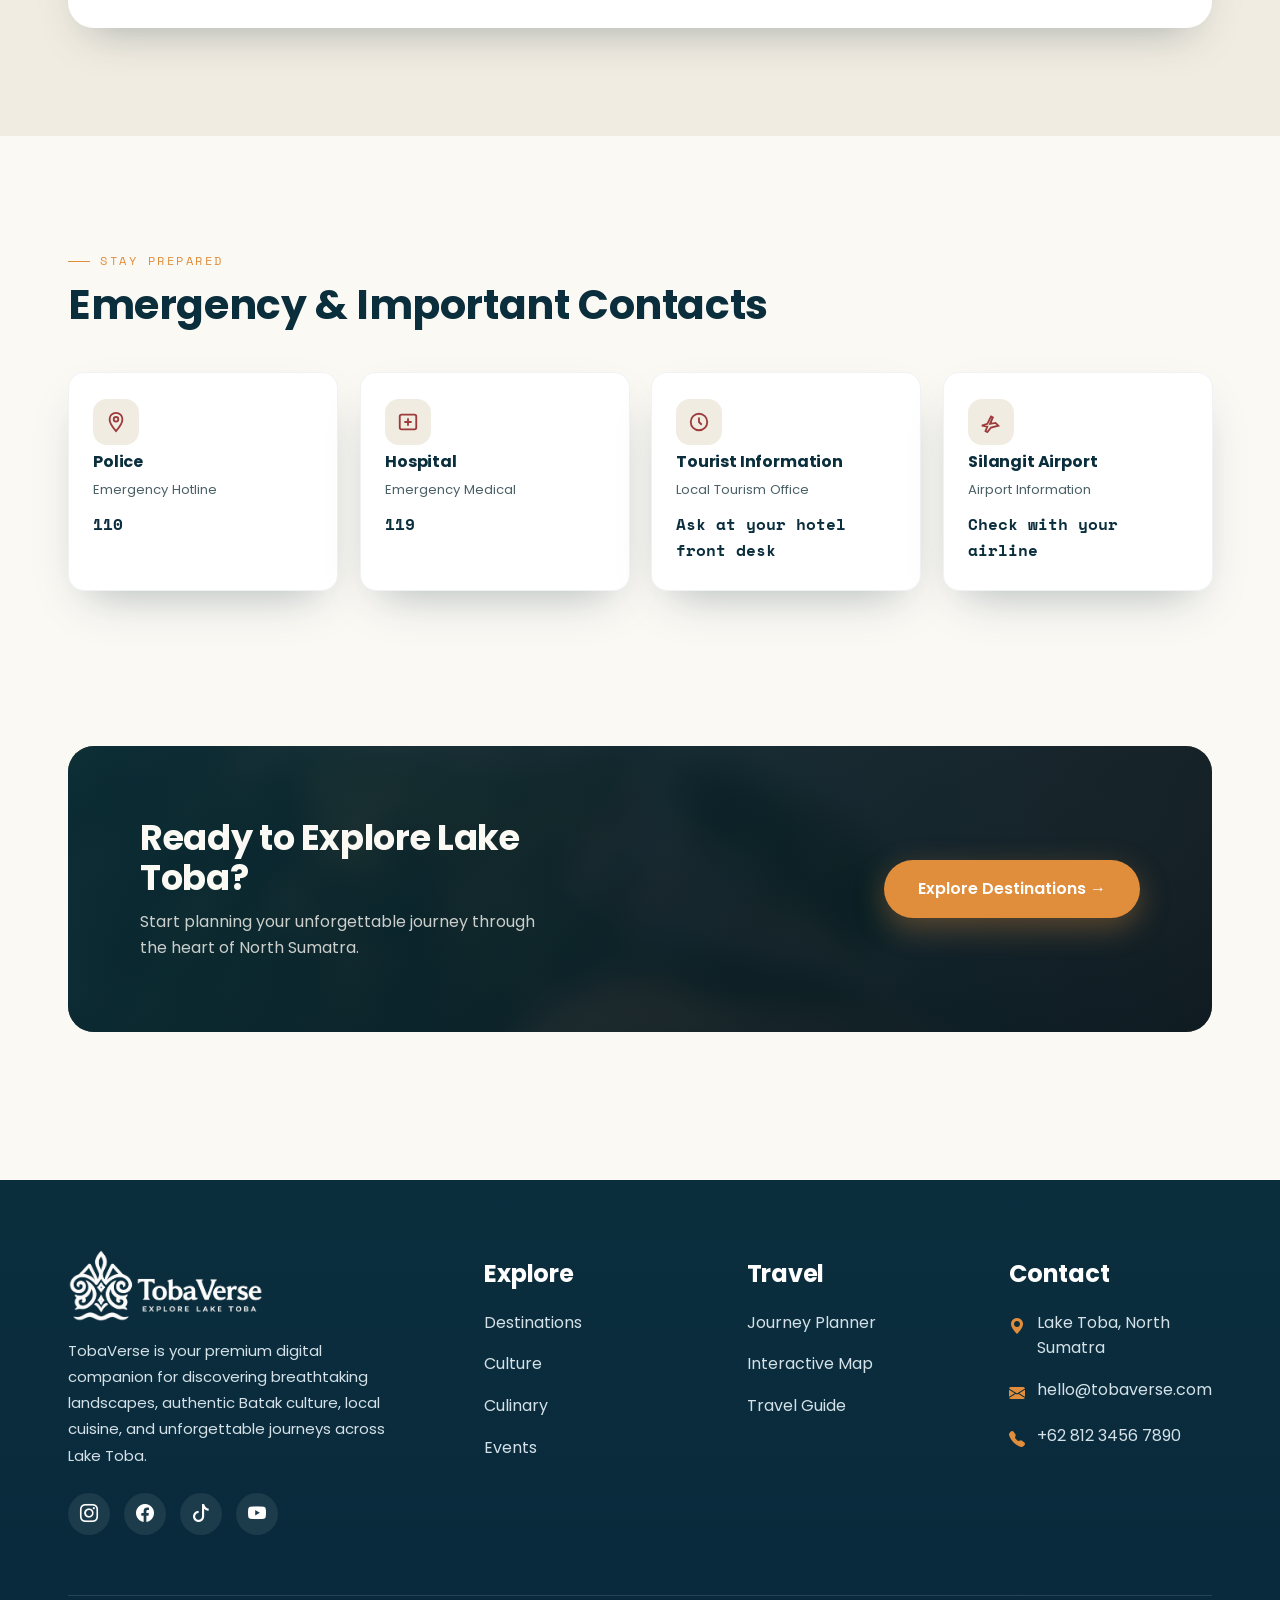
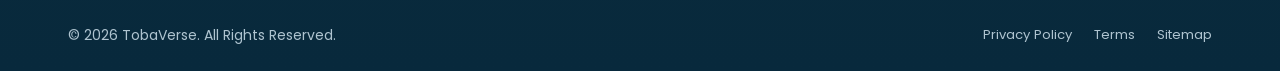
<file: tobaverse-frontend/journey.html>
<!DOCTYPE html>
<html lang="en">
<head>
<meta charset="UTF-8" />
<meta name="viewport" content="width=device-width, initial-scale=1.0" />
<title>Journey to Lake Toba — TobaVerse</title>
<meta name="description" content="Plan your journey around Lake Toba — car and motorcycle rental, ferry crossings, airport transfers, a route timeline, and travel tips." />
<link rel="preconnect" href="https://fonts.googleapis.com">
<link rel="preconnect" href="https://fonts.gstatic.com" crossorigin>
<link href="https://fonts.googleapis.com/css2?family=Poppins:ital,wght@0,300;0,400;0,500;0,600;0,700;0,800;1,500&family=Space+Mono:wght@400;700&display=swap" rel="stylesheet">
<link rel="stylesheet" href="css/style.css" />
<link rel="stylesheet" href="css/journey.css" />
<link
    rel="stylesheet"
    href="https://cdn.jsdelivr.net/npm/bootstrap-icons@1.11.3/font/bootstrap-icons.min.css">
<link rel="stylesheet" href="css/chatbot.css">
</head>

<audio id="bgMusic" loop preload="auto">
    <source src="assets/audio/Uningan.mp3" type="audio/mpeg">
</audio>

<body>

<a href="#main" class="skip-link">Skip to content</a>

<header class="site-nav">
    <a href="index.html" class="brand" aria-label="TobaVerse Home">
        <img
            src="assets/images/branding/logo.png"
            alt="TobaVerse Logo">
    </a>
    <nav class="nav-links" aria-label="Primary">
        <a href="index.html">Home</a>
        <a href="explore.html">Explore</a>
        <a href="culture.html">Culture</a>
        <a href="culinary.html">Culinary</a>
        <a href="journey.html" class="active">Journey</a>
        <a href="events.html">Events</a>
        <a href="map.html">Map</a>
    </nav>
    <div class="nav-actions">
        <button id="musicToggle" class="music-btn" aria-label="Toggle Background Music" type="button">
            🎵
        </button>
        <a class="nav-cta" href="journey.html">
            Plan My Trip
        </a>
    </div>
    <button
        class="nav-toggle"
        aria-label="Toggle navigation menu"
        aria-expanded="false">
        <span></span>
    </button>
</header>

<main id="main">

  <!-- HERO -->
  <section class="journey-hero">
    <div class="hero-bg" aria-hidden="true"></div>
    <div class="hero-overlay" aria-hidden="true"></div>
    <div class="journey-hero-inner">
      <span class="eyebrow reveal fade-up">Journey Across Lake Toba</span>
      <h1 class="reveal fade-up" data-delay="60">Plan Your Journey Around Lake Toba</h1>
      <p class="lede reveal fade-up" data-delay="120">
        Discover the easiest ways to reach Lake Toba, travel around Samosir Island,
        and enjoy a comfortable journey with transportation options, ferry crossings,
        and travel tips.
      </p>
      <div class="hero-actions reveal fade-up" data-delay="180">
        <a href="#options" class="btn btn-primary">Start Your Journey</a>
      </div>
    </div>
    <div class="scroll-indicator" aria-hidden="true">
      <span>Scroll</span>
      <span class="line"></span>
    </div>
  </section>

  <!-- SECTION 1: JOURNEY OPTIONS -->
  <section class="j-section" id="options">
    <div class="container">
      <div class="section-head reveal fade-up">
        <div>
          <span class="eyebrow">Travel Your Way</span>
          <h2 class="section-title">Choose how you move around the lake</h2>
        </div>
        <p class="section-lede">Choose the transportation that best fits your adventure around Lake Toba.</p>
      </div>
      <div class="journey-grid" id="journeyGrid" aria-live="polite"></div>
    </div>
  </section>

  <!-- NEW SECTION: ESTIMATED TRAVEL TIME -->
  <section class="j-section tint">
    <div class="container">
      <div class="section-head reveal fade-up">
        <div>
          <span class="eyebrow">Plan Your Route</span>
          <h2 class="section-title">Estimated Travel Time</h2>
        </div>
        <p class="section-lede">Typical travel duration between important locations around Lake Toba.</p>
      </div>
      <div class="time-grid">
        <div class="time-card reveal fade-up">
          <span class="time-icon" aria-hidden="true">
            <svg viewBox="0 0 24 24" fill="none" stroke="currentColor" stroke-width="2"><path d="M4 20l4-16h8l4 16M6 14h12"/></svg>
          </span>
          <h4>Medan → Parapat</h4>
          <span class="duration-badge">4–5 Hours</span>
          <p class="desc">The most common overland journey from Medan to the Lake Toba area.</p>
        </div>
        <div class="time-card reveal fade-up" data-delay="80">
          <span class="time-icon" aria-hidden="true">
            <svg viewBox="0 0 24 24" fill="none" stroke="currentColor" stroke-width="2"><path d="M2 16l6-2 4-8 2 1-3 7 6-1 3 3-8 2-4 5-2-1 2-5z"/></svg>
          </span>
          <h4>Silangit Airport → Balige</h4>
          <span class="duration-badge">45 Minutes</span>
          <p class="desc">The fastest route from Silangit International Airport to Balige.</p>
        </div>
        <div class="time-card reveal fade-up" data-delay="160">
          <span class="time-icon" aria-hidden="true">
            <svg viewBox="0 0 24 24" fill="none" stroke="currentColor" stroke-width="2"><path d="M3 17h18M4 17V10a2 2 0 0 1 2-2h1l2-3h6l2 3h1a2 2 0 0 1 2 2v7M6 20h.01M18 20h.01"/></svg>
          </span>
          <h4>Ajibata → Tomok Ferry</h4>
          <span class="duration-badge">40–50 Minutes</span>
          <p class="desc">Cross Lake Toba by passenger ferry with beautiful volcanic scenery.</p>
        </div>
        <div class="time-card reveal fade-up" data-delay="240">
          <span class="time-icon" aria-hidden="true">
            <svg viewBox="0 0 24 24" fill="none" stroke="currentColor" stroke-width="2"><path d="M3 19l6-11 4 7 3-5 5 9z"/></svg>
          </span>
          <h4>Balige → Bukit Holbung</h4>
          <span class="duration-badge">1 Hour</span>
          <p class="desc">Scenic drive through the highlands toward one of the best viewpoints.</p>
        </div>
      </div>
    </div>
  </section>

  <!-- NEW SECTION: BEST TIME TO VISIT -->
  <section class="j-section">
    <div class="container">
      <div class="section-head reveal fade-up">
        <div>
          <span class="eyebrow">Timing Your Trip</span>
          <h2 class="section-title">Best Time to Visit</h2>
        </div>
      </div>
      <div class="season-grid">
        <div class="season-card dry reveal fade-up">
          <span class="season-icon" aria-hidden="true">
            <svg viewBox="0 0 24 24" fill="none" stroke="currentColor" stroke-width="2"><circle cx="12" cy="12" r="5"/><path d="M12 2v2M12 20v2M4.2 4.2l1.4 1.4M18.4 18.4l1.4 1.4M2 12h2M20 12h2M4.2 19.8l1.4-1.4M18.4 5.6l1.4-1.4"/></svg>
          </span>
          <h3>Dry Season</h3>
          <span class="season-range">May – September</span>
          <ul>
            <li><span class="tick">✔</span> Clear skies</li>
            <li><span class="tick">✔</span> Beautiful sunrise &amp; sunset</li>
            <li><span class="tick">✔</span> Better ferry schedule</li>
            <li><span class="tick">✔</span> Great for road trips</li>
          </ul>
        </div>
        <div class="season-card rainy reveal fade-up" data-delay="100">
          <span class="season-icon" aria-hidden="true">
            <svg viewBox="0 0 24 24" fill="none" stroke="currentColor" stroke-width="2"><path d="M17.5 17a4.5 4.5 0 0 0 0-9h-1.26A6 6 0 1 0 6 13.5"/><path d="M8 19l-1 2M12 19l-1 2M16 19l-1 2"/></svg>
          </span>
          <h3>Rainy Season</h3>
          <span class="season-range">October – April</span>
          <ul>
            <li><span class="tick">✔</span> Lush green landscape</li>
            <li><span class="tick">✔</span> Fewer tourists</li>
            <li><span class="tick">✔</span> Cooler atmosphere</li>
            <li><span class="tick">✔</span> Great photography</li>
          </ul>
        </div>
      </div>
    </div>
  </section>

  <!-- SECTION 2: JOURNEY TIMELINE -->
  <section class="j-section tint">
    <div class="container">
      <div class="section-head reveal fade-up">
        <div>
          <span class="eyebrow">The Route</span>
          <h2 class="section-title">How to Reach Lake Toba</h2>
        </div>
        <p class="section-lede">From landing at Silangit to your first view of the caldera — the typical route in four steps.</p>
      </div>
      <div class="route-timeline">
        <div class="route-step reveal fade-up">
          <span class="icon-circle" aria-hidden="true">✈️</span>
          <span class="step-num">Step 01</span>
          <h4>Fly to Silangit Airport</h4>
          <p>Silangit International Airport is the main gateway, with regular flights from Jakarta and Medan.</p>
        </div>
        <div class="route-step reveal fade-up" data-delay="90">
          <span class="icon-circle" aria-hidden="true">🚐</span>
          <span class="step-num">Step 02</span>
          <h4>Airport Transfer</h4>
          <p>A private or shared transfer takes you from Silangit down to the lakeside towns in around 2.5–3 hours.</p>
        </div>
        <div class="route-step reveal fade-up" data-delay="180">
          <span class="icon-circle" aria-hidden="true">🚢</span>
          <span class="step-num">Step 03</span>
          <h4>Ferry to Samosir</h4>
          <p>Cross from Ajibata to Tomok by ferry — a scenic 40–50 minute ride onto Samosir Island.</p>
        </div>
        <div class="route-step reveal fade-up" data-delay="270">
          <span class="icon-circle" aria-hidden="true">🚗</span>
          <span class="step-num">Step 04</span>
          <h4>Explore Lake Toba</h4>
          <p>Rent a car or motorcycle to reach viewpoints, villages, and museums around the caldera at your own pace.</p>
        </div>
      </div>
    </div>
  </section>

  <!-- SECTION 3: TRAVEL TIPS -->
  <section class="j-section">
    <div class="container">
      <div class="section-head reveal fade-up">
        <div>
          <span class="eyebrow">Before You Go</span>
          <h2 class="section-title">Helpful Travel Tips</h2>
        </div>
      </div>
      <div class="tips-grid">
        <div class="tip-card reveal fade-up">
          <span class="tip-icon" aria-hidden="true">
            <svg viewBox="0 0 24 24" fill="none" stroke="currentColor" stroke-width="2"><path d="M17.5 19a4.5 4.5 0 0 0 0-9h-1.26A6 6 0 1 0 6 15.5"/><path d="M12 19h2M8 19h1M15 19h1"/></svg>
          </span>
          <h4>Weather</h4>
          <p>Bring a light jacket because temperatures are cooler in the highlands.</p>
        </div>
        <div class="tip-card reveal fade-up" data-delay="80">
          <span class="tip-icon" aria-hidden="true">
            <svg viewBox="0 0 24 24" fill="none" stroke="currentColor" stroke-width="2"><rect x="3" y="7" width="18" height="12" rx="2"/><circle cx="12" cy="13" r="2.5"/><path d="M3 10h2M19 10h2"/></svg>
          </span>
          <h4>Cash</h4>
          <p>Prepare some cash for small restaurants and villages.</p>
        </div>
        <div class="tip-card reveal fade-up" data-delay="160">
          <span class="tip-icon" aria-hidden="true">
            <svg viewBox="0 0 24 24" fill="none" stroke="currentColor" stroke-width="2"><path d="M2 8.5a15 15 0 0 1 20 0M5.5 12a10 10 0 0 1 13 0M9 15.5a5 5 0 0 1 6 0"/><circle cx="12" cy="19" r="1"/></svg>
          </span>
          <h4>Internet</h4>
          <p>Most tourist areas have mobile coverage, but remote villages may have weaker signals.</p>
        </div>
        <div class="tip-card reveal fade-up" data-delay="240">
          <span class="tip-icon" aria-hidden="true">
            <svg viewBox="0 0 24 24" fill="none" stroke="currentColor" stroke-width="2"><path d="M12 3l9 16H3z"/></svg>
          </span>
          <h4>Culture</h4>
          <p>Respect local traditions and ask permission before photographing ceremonies.</p>
        </div>
      </div>
    </div>
  </section>

  <!-- NEW SECTION: ESSENTIAL PACKING CHECKLIST -->
  <section class="j-section tint">
    <div class="container">
      <div class="section-head reveal fade-up">
        <div>
          <span class="eyebrow">Pack Smart</span>
          <h2 class="section-title">Essential Packing Checklist</h2>
        </div>
      </div>
      <div class="tips-grid checklist-grid">
        <div class="tip-card reveal fade-up">
          <span class="tip-icon" aria-hidden="true">
            <svg viewBox="0 0 24 24" fill="none" stroke="currentColor" stroke-width="2"><path d="M4 8l4-4h8l4 4v12H4z"/><path d="M9 4v4h6V4"/></svg>
          </span>
          <h4>Light Jacket</h4>
          <p>Highland evenings around the lake turn noticeably cooler.</p>
        </div>
        <div class="tip-card reveal fade-up" data-delay="60">
          <span class="tip-icon" aria-hidden="true">
            <svg viewBox="0 0 24 24" fill="none" stroke="currentColor" stroke-width="2"><path d="M5 19l2-6 3 2 2-5 3 7 2-3 2 5"/><path d="M3 19h18"/></svg>
          </span>
          <h4>Comfortable Walking Shoes</h4>
          <p>Viewpoints and villages often involve uneven ground and short hikes.</p>
        </div>
        <div class="tip-card reveal fade-up" data-delay="120">
          <span class="tip-icon" aria-hidden="true">
            <svg viewBox="0 0 24 24" fill="none" stroke="currentColor" stroke-width="2"><rect x="3" y="7" width="18" height="12" rx="2"/><circle cx="12" cy="13" r="2.5"/></svg>
          </span>
          <h4>Cash</h4>
          <p>Many small restaurants and markets around the lake are cash-only.</p>
        </div>
        <div class="tip-card reveal fade-up" data-delay="180">
          <span class="tip-icon" aria-hidden="true">
            <svg viewBox="0 0 24 24" fill="none" stroke="currentColor" stroke-width="2"><rect x="8" y="2" width="8" height="20" rx="2"/><path d="M11 6h2"/></svg>
          </span>
          <h4>Power Bank</h4>
          <p>Outlets can be scarce on ferries and at remote viewpoints.</p>
        </div>
        <div class="tip-card reveal fade-up" data-delay="240">
          <span class="tip-icon" aria-hidden="true">
            <svg viewBox="0 0 24 24" fill="none" stroke="currentColor" stroke-width="2"><circle cx="12" cy="12" r="4"/><path d="M12 3v2M12 19v2M4.9 4.9l1.4 1.4M17.7 17.7l1.4 1.4M3 12h2M19 12h2M4.9 19.1l1.4-1.4M17.7 6.3l1.4-1.4"/></svg>
          </span>
          <h4>Sunscreen</h4>
          <p>Sun exposure over open water is stronger than it feels.</p>
        </div>
        <div class="tip-card reveal fade-up" data-delay="300">
          <span class="tip-icon" aria-hidden="true">
            <svg viewBox="0 0 24 24" fill="none" stroke="currentColor" stroke-width="2"><rect x="3" y="7" width="18" height="13" rx="2"/><circle cx="12" cy="13.5" r="3.5"/><path d="M8 7l1.5-3h5L16 7"/></svg>
          </span>
          <h4>Camera</h4>
          <p>Sunrise over the caldera is one of the most photographed views in Sumatra.</p>
        </div>
        <div class="tip-card reveal fade-up" data-delay="360">
          <span class="tip-icon" aria-hidden="true">
            <svg viewBox="0 0 24 24" fill="none" stroke="currentColor" stroke-width="2"><path d="M9 2h6l1 4-2 2 2 3-2 11H10L8 11l2-3-2-2z"/></svg>
          </span>
          <h4>Reusable Water Bottle</h4>
          <p>Refill stations and warungs make it easy to stay hydrated on the road.</p>
        </div>
        <div class="tip-card reveal fade-up" data-delay="420">
          <span class="tip-icon" aria-hidden="true">
            <svg viewBox="0 0 24 24" fill="none" stroke="currentColor" stroke-width="2"><path d="M17.5 17a4.5 4.5 0 0 0 0-9h-1.26A6 6 0 1 0 6 13.5"/><path d="M9 20l2-4M14 20l2-4"/></svg>
          </span>
          <h4>Raincoat</h4>
          <p>Highland showers can arrive quickly, even outside the rainy season.</p>
        </div>
      </div>
    </div>
  </section>

  <!-- NEW SECTION: FREQUENTLY ASKED QUESTIONS -->
  <section class="j-section">
    <div class="container">
      <div class="section-head reveal fade-up">
        <div>
          <span class="eyebrow">Good to Know</span>
          <h2 class="section-title">Frequently Asked Questions</h2>
        </div>
      </div>
      <div class="faq-list">
        <div class="faq-item reveal fade-up">
          <button class="faq-question" aria-expanded="false">
            <span>Can I rent a motorcycle without an international license?</span>
            <span class="faq-plus" aria-hidden="true"><svg viewBox="0 0 24 24" fill="none" stroke="currentColor" stroke-width="2.4"><path d="M12 5v14M5 12h14"/></svg></span>
          </button>
          <div class="faq-answer">
            <p>Some rental shops accept national licenses, but an international driving permit is recommended for foreign visitors.</p>
          </div>
        </div>
        <div class="faq-item reveal fade-up" data-delay="60">
          <button class="faq-question" aria-expanded="false">
            <span>Can I use online ride-hailing apps?</span>
            <span class="faq-plus" aria-hidden="true"><svg viewBox="0 0 24 24" fill="none" stroke="currentColor" stroke-width="2.4"><path d="M12 5v14M5 12h14"/></svg></span>
          </button>
          <div class="faq-answer">
            <p>Ride-hailing services are available in larger towns but are limited around remote villages.</p>
          </div>
        </div>
        <div class="faq-item reveal fade-up" data-delay="120">
          <button class="faq-question" aria-expanded="false">
            <span>Is cash necessary?</span>
            <span class="faq-plus" aria-hidden="true"><svg viewBox="0 0 24 24" fill="none" stroke="currentColor" stroke-width="2.4"><path d="M12 5v14M5 12h14"/></svg></span>
          </button>
          <div class="faq-answer">
            <p>Yes. Many small restaurants and traditional markets only accept cash.</p>
          </div>
        </div>
        <div class="faq-item reveal fade-up" data-delay="180">
          <button class="faq-question" aria-expanded="false">
            <span>How often do ferries operate?</span>
            <span class="faq-plus" aria-hidden="true"><svg viewBox="0 0 24 24" fill="none" stroke="currentColor" stroke-width="2.4"><path d="M12 5v14M5 12h14"/></svg></span>
          </button>
          <div class="faq-answer">
            <p>Passenger ferries usually depart every 30–60 minutes during daytime depending on weather.</p>
          </div>
        </div>
        <div class="faq-item reveal fade-up" data-delay="240">
          <button class="faq-question" aria-expanded="false">
            <span>Is Lake Toba safe for solo travelers?</span>
            <span class="faq-plus" aria-hidden="true"><svg viewBox="0 0 24 24" fill="none" stroke="currentColor" stroke-width="2.4"><path d="M12 5v14M5 12h14"/></svg></span>
          </button>
          <div class="faq-answer">
            <p>Yes. Lake Toba is considered one of Indonesia's safest tourist destinations, though normal travel precautions are recommended.</p>
          </div>
        </div>
      </div>
    </div>
  </section>

  <!-- SECTION 4: TRANSPORTATION COMPARISON -->
  <section class="j-section tint">
    <div class="container">
      <div class="section-head reveal fade-up">
        <div>
          <span class="eyebrow">Compare Options</span>
          <h2 class="section-title">Transportation at a Glance</h2>
        </div>
      </div>
      <div class="compare-card reveal fade-up">
        <table class="compare-table">
          <thead>
            <tr>
              <th scope="col">Transportation</th>
              <th scope="col">Travel Time</th>
              <th scope="col">Best For</th>
              <th scope="col">Estimated Cost</th>
            </tr>
          </thead>
          <tbody>
            <tr>
              <td class="t-name">Car Rental</td>
              <td>Flexible, self-paced</td>
              <td>Families &amp; small groups</td>
              <td>Rp 400,000 – 700,000 / day</td>
            </tr>
            <tr>
              <td class="t-name">Motorcycle Rental</td>
              <td>Flexible, self-paced</td>
              <td>Solo travelers &amp; photographers</td>
              <td>Rp 80,000 – 120,000 / day</td>
            </tr>
            <tr>
              <td class="t-name">Ferry</td>
              <td>40 – 50 minutes</td>
              <td>Budget travelers &amp; day-trippers</td>
              <td>Rp 10,000 – 100,000</td>
            </tr>
            <tr>
              <td class="t-name">Airport Transfer</td>
              <td>~2.5 – 3 hours to Parapat</td>
              <td>First-time visitors flying in</td>
              <td>Rp 150,000 – 350,000 / trip</td>
            </tr>
          </tbody>
        </table>
      </div>
    </div>
  </section>

  <!-- NEW SECTION: EMERGENCY & IMPORTANT CONTACTS -->
  <section class="j-section">
    <div class="container">
      <div class="section-head reveal fade-up">
        <div>
          <span class="eyebrow">Stay Prepared</span>
          <h2 class="section-title">Emergency &amp; Important Contacts</h2>
        </div>
      </div>
      <div class="contact-grid">
        <div class="contact-card reveal fade-up">
          <span class="contact-icon" aria-hidden="true">
            <svg viewBox="0 0 24 24" fill="none" stroke="currentColor" stroke-width="2"><path d="M12 2a7 7 0 0 0-7 7c0 5 7 13 7 13s7-8 7-13a7 7 0 0 0-7-7z"/><circle cx="12" cy="9" r="2.5"/></svg>
          </span>
          <h4>Police</h4>
          <span class="subtitle">Emergency Hotline</span>
          <span class="value">110</span>
        </div>
        <div class="contact-card reveal fade-up" data-delay="80">
          <span class="contact-icon" aria-hidden="true">
            <svg viewBox="0 0 24 24" fill="none" stroke="currentColor" stroke-width="2"><path d="M12 8v8M8 12h8"/><rect x="3" y="4" width="18" height="16" rx="2"/></svg>
          </span>
          <h4>Hospital</h4>
          <span class="subtitle">Emergency Medical</span>
          <span class="value">119</span>
        </div>
        <div class="contact-card reveal fade-up" data-delay="160">
          <span class="contact-icon" aria-hidden="true">
            <svg viewBox="0 0 24 24" fill="none" stroke="currentColor" stroke-width="2"><circle cx="12" cy="12" r="9"/><path d="M12 7v5l3 3"/></svg>
          </span>
          <h4>Tourist Information</h4>
          <span class="subtitle">Local Tourism Office</span>
          <span class="value">Ask at your hotel front desk</span>
        </div>
        <div class="contact-card reveal fade-up" data-delay="240">
          <span class="contact-icon" aria-hidden="true">
            <svg viewBox="0 0 24 24" fill="none" stroke="currentColor" stroke-width="2"><path d="M2 16l6-2 4-8 2 1-3 7 6-1 3 3-8 2-4 5-2-1 2-5z"/></svg>
          </span>
          <h4>Silangit Airport</h4>
          <span class="subtitle">Airport Information</span>
          <span class="value">Check with your airline</span>
        </div>
      </div>
    </div>
  </section>

  <!-- SECTION 5: CTA -->
  <section class="cta-band">
    <div class="cta-inner journey-cta reveal fade-up">
      <div>
        <h2>Ready to Explore Lake Toba?</h2>
        <p>Start planning your unforgettable journey through the heart of North Sumatra.</p>
      </div>
      <a href="explore.html" class="btn btn-primary">Explore Destinations →</a>
    </div>
  </section>
</main>

<!-- FOOTER -->

<footer class="footer">
    <div class="container">
        <div class="footer-grid">
            <!-- Brand -->
            <div class="footer-brand">
                <a href="index.html" class="footer-logo">
                    <img
                        src="assets/images/branding/logo-white.png"
                        alt="TobaVerse Logo">
                </a>
                <p>
                    TobaVerse is your premium digital companion for discovering breathtaking
                    landscapes, authentic Batak culture, local cuisine, and unforgettable
                    journeys across Lake Toba.
                </p>
                <div class="footer-social">
                    <a href="#" aria-label="Instagram">
                        <i class="bi bi-instagram"></i>
                    </a>
                    <a href="#" aria-label="Facebook">
                        <i class="bi bi-facebook"></i>
                    </a>
                    <a href="#" aria-label="TikTok">
                        <i class="bi bi-tiktok"></i>
                    </a>
                    <a href="#" aria-label="YouTube">
                        <i class="bi bi-youtube"></i>
                    </a>
                </div>
            </div>
            <!-- Explore -->
            <div class="footer-column">
                <h3>Explore</h3>
                <ul>
                    <li>
                        <a href="explore.html">
                            Destinations
                        </a>
                    </li>
                    <li>
                        <a href="culture.html">
                            Culture
                        </a>
                    </li>
                    <li>
                        <a href="culinary.html">
                            Culinary
                        </a>
                    </li>
                    <li>
                        <a href="events.html">
                            Events
                        </a>
                    </li>
                </ul>
            </div>
            <!-- Travel -->
            <div class="footer-column">
                <h3>Travel</h3>
                <ul>
                    <li>
                        <a href="journey.html">
                            Journey Planner
                        </a>
                    </li>
                    <li>
                        <a href="map.html">
                            Interactive Map
                        </a>
                    </li>
                    <li>
                        <a href="explore.html">
                            Travel Guide
                        </a>
                    </li>

                </ul>
            </div>
            <!-- Contact -->
            <div class="footer-column">
                <h3>Contact</h3>
                <ul class="footer-contact">
                    <li>
                        <i class="bi bi-geo-alt-fill"></i>
                        <span>Lake Toba, North Sumatra</span>
                    </li>
                    <li>
                        <i class="bi bi-envelope-fill"></i>
                        <span>hello@tobaverse.com</span>
                    </li>
                    <li>
                        <i class="bi bi-telephone-fill"></i>
                        <span>+62 812 3456 7890</span>
                    </li>
                </ul>
            </div>
        </div>
        <div class="footer-bottom">
            <p>
                © 2026 TobaVerse. All Rights Reserved.
            </p>
            <div class="footer-bottom-links">
                <a href="#">
                    Privacy Policy
                </a>
                <a href="#">
                    Terms
                </a>
                <a href="#">
                    Sitemap
                </a>
            </div>
        </div>
    </div>
</footer>

<!-- CHATBOT WIDGET -->

<div class="chat-widget">

    <button id="chatToggleBtn" class="chat-btn" aria-label="Buka TobaVerse Assistant">

        <i class="bi bi-chat-dots-fill"></i>

    </button>

    <div id="chatBox" class="chat-box">

        <div class="chat-header">

            <div>

                <h4>TobaVerse Assistant</h4>

                <span>Tanya apa saja soal Danau Toba</span>

            </div>

            <button id="chatCloseBtn" class="chat-close-btn" aria-label="Tutup chat">

                &times;

            </button>

        </div>

        <div id="chatMessages" class="chat-messages">

             <div class="chat-msg bot">Horas! <br />Saya Ompung Bot, siap membantu kamu menemukan destinasi wisata, kuliner, penginapan, atau transportasi di sekitar Danau Toba. Mau tanya apa?</div>
            <div id="chatQuickActions" class="chat-quick-actions"></div>
        </div>
        <div class="chat-input-area">

            <input

                type="text"

                id="chatInput"

                placeholder="Tulis pertanyaanmu..."

                autocomplete="off">

            <button id="chatSendBtn" class="chat-send-btn" aria-label="Kirim pesan">

                <i class="bi bi-send-fill"></i>

            </button>

        </div>

    </div>

</div>
<!-- VIEW DETAILS MODAL -->
<div class="modal-overlay" id="journeyModal" role="dialog" aria-modal="true" aria-labelledby="journeyModalTitle" aria-hidden="true">
  <div class="modal" id="journeyModalBody"></div>
</div>

<script src="js/journey.js"></script>
<script src="js/script.js"></script>
<script src="js/music.js"></script>
<script src="js/chatbot.js"></script>
</body>
</html>
</file>
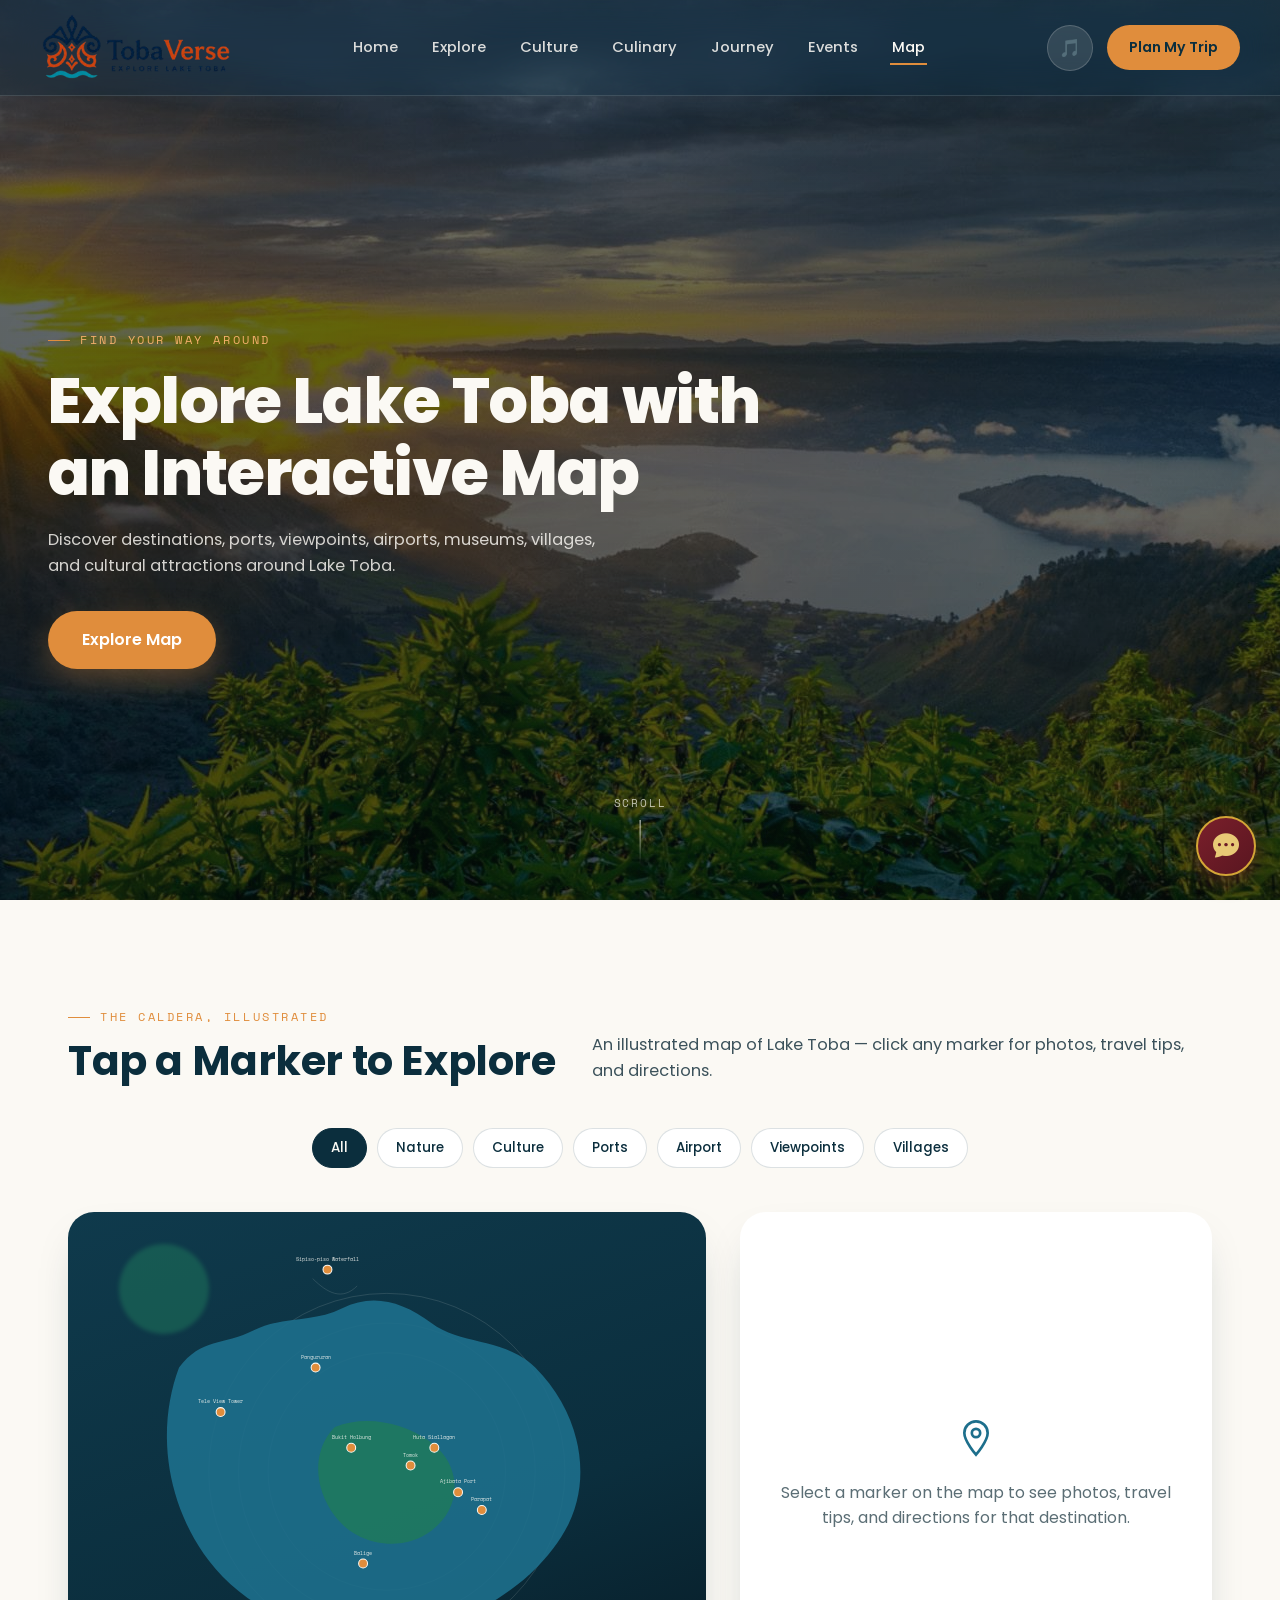
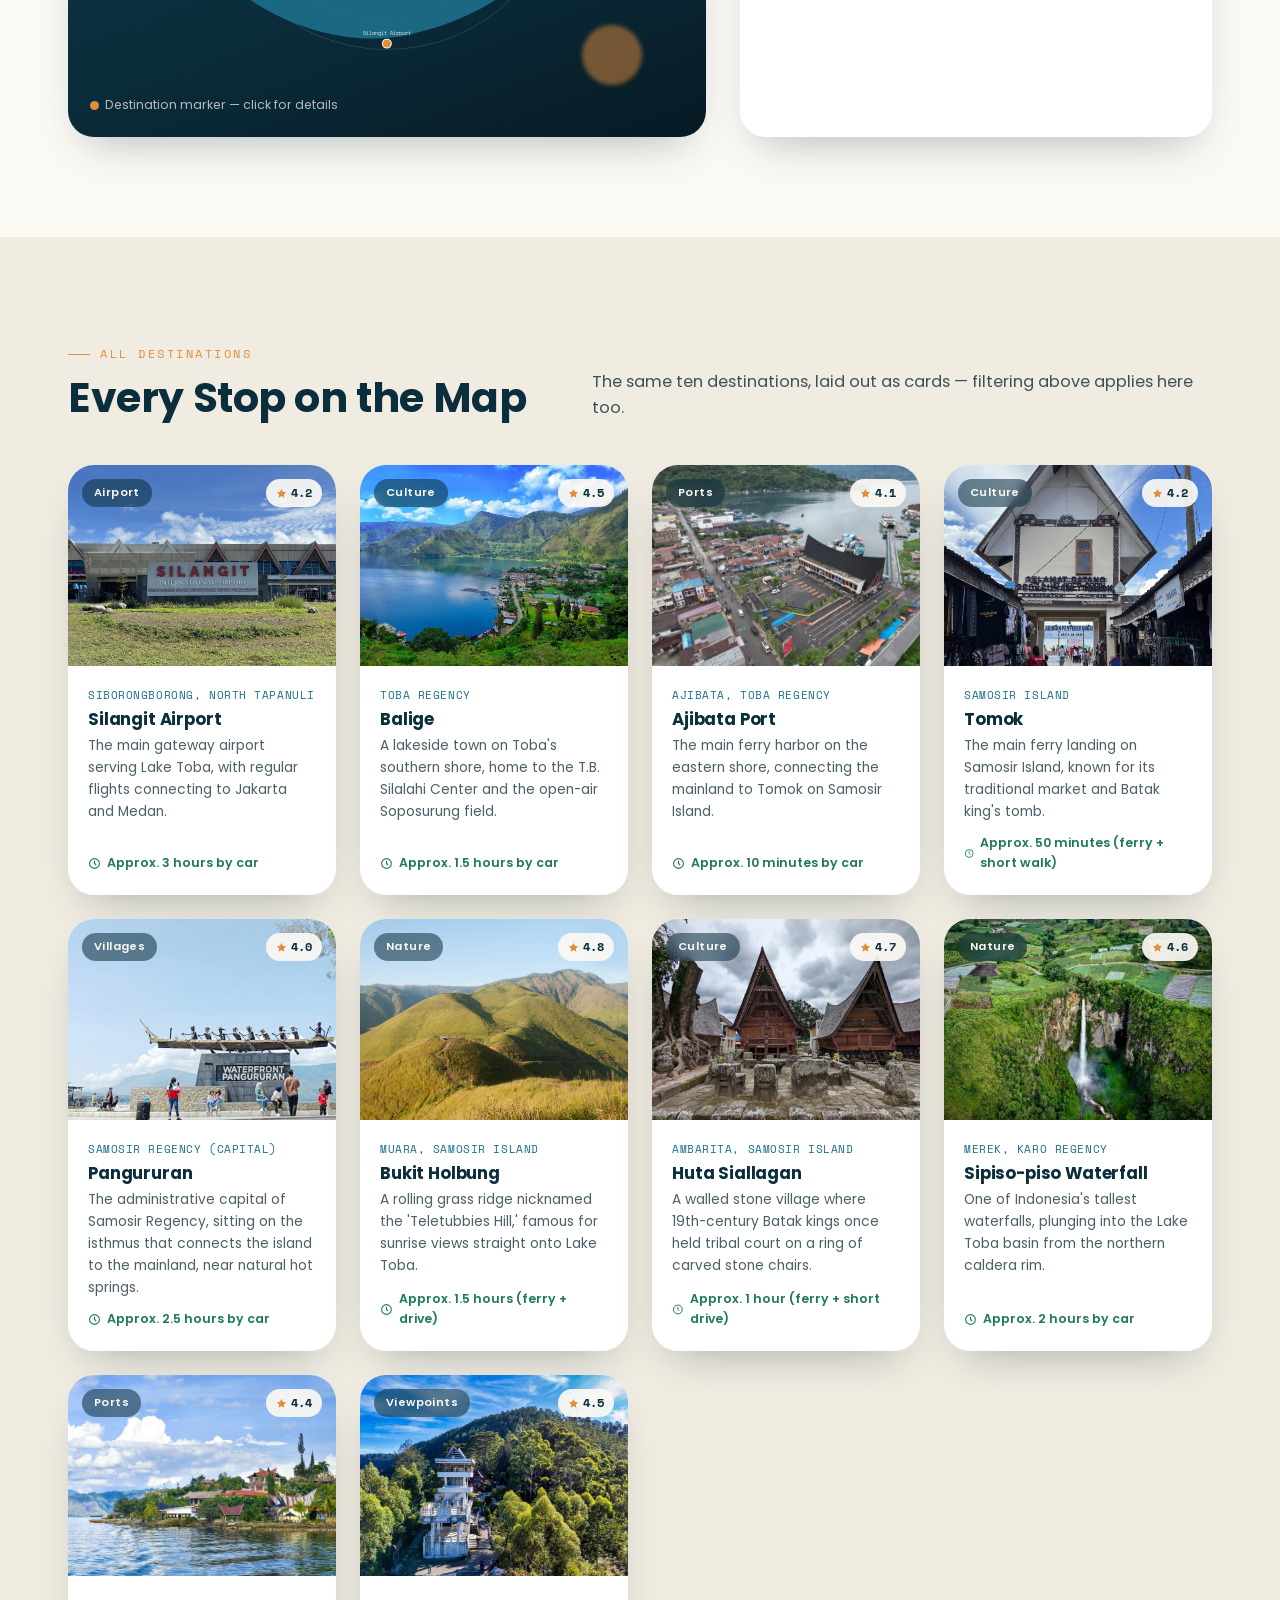
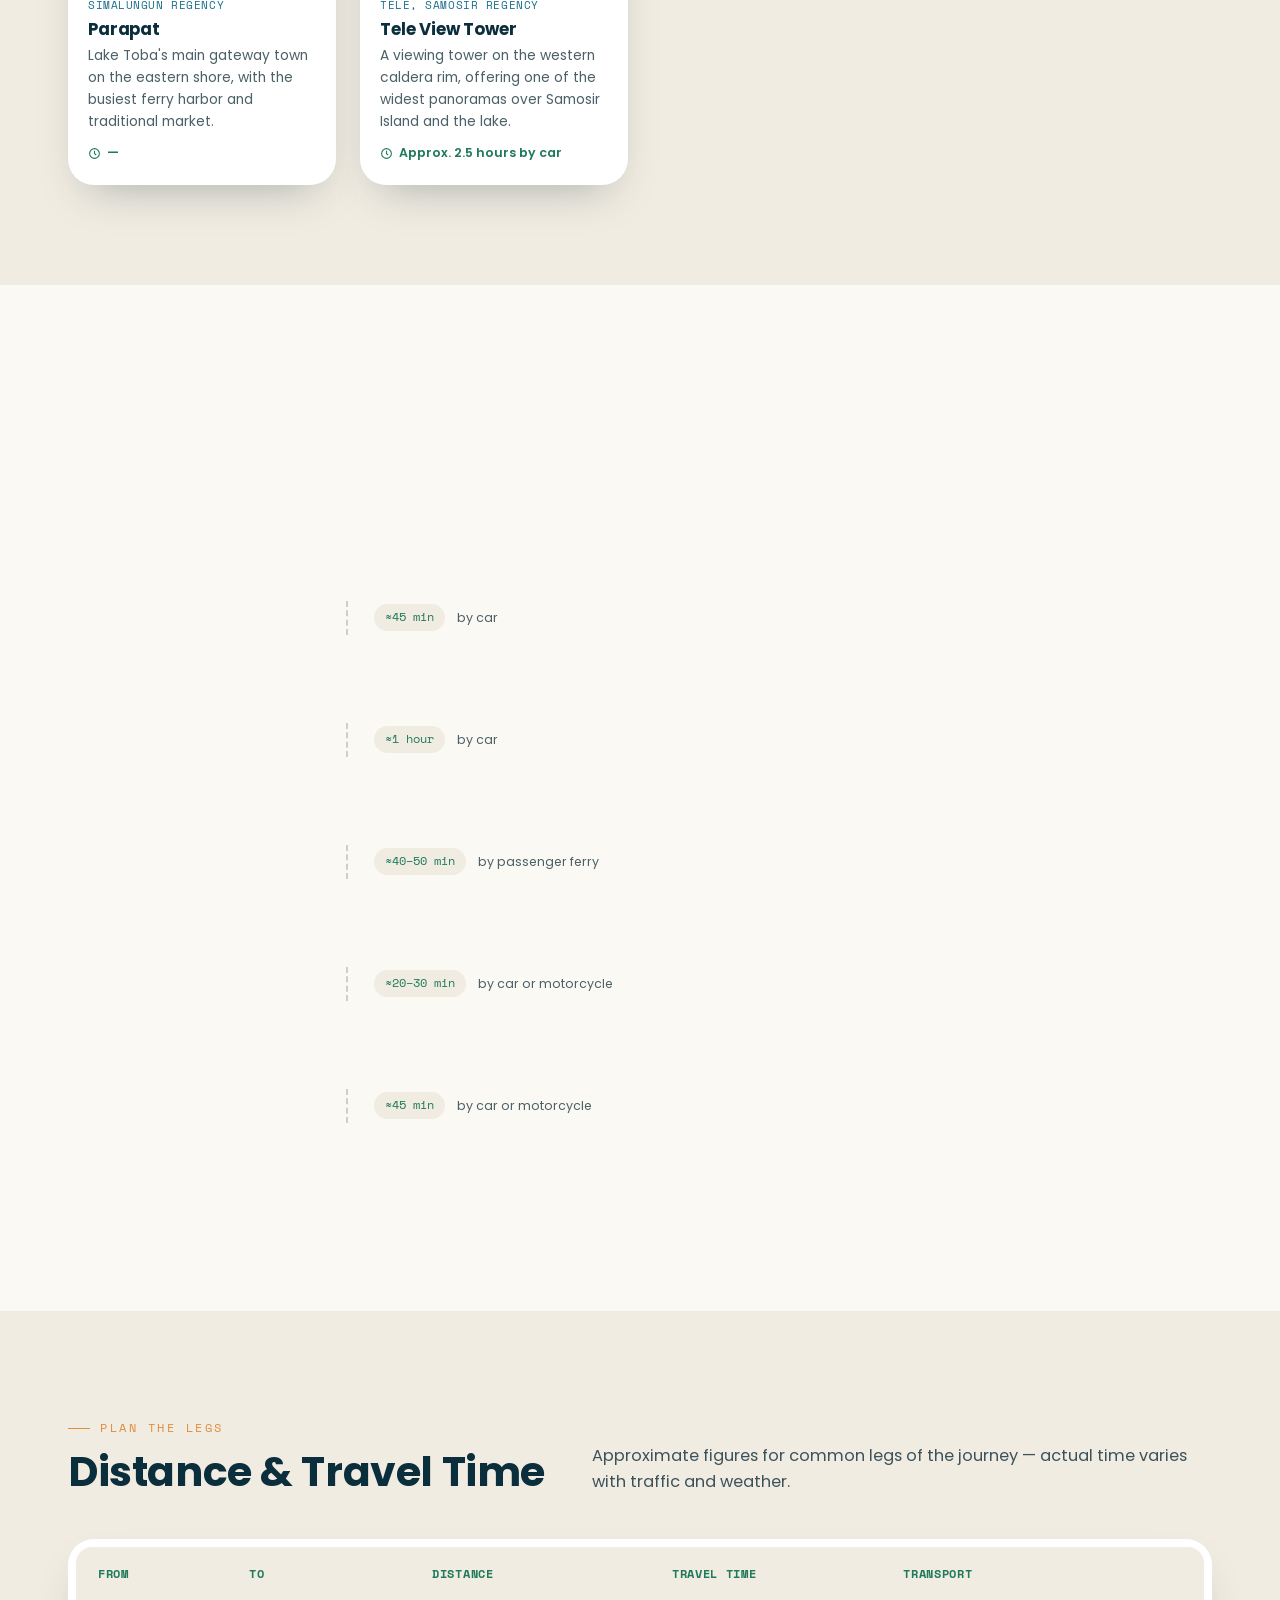
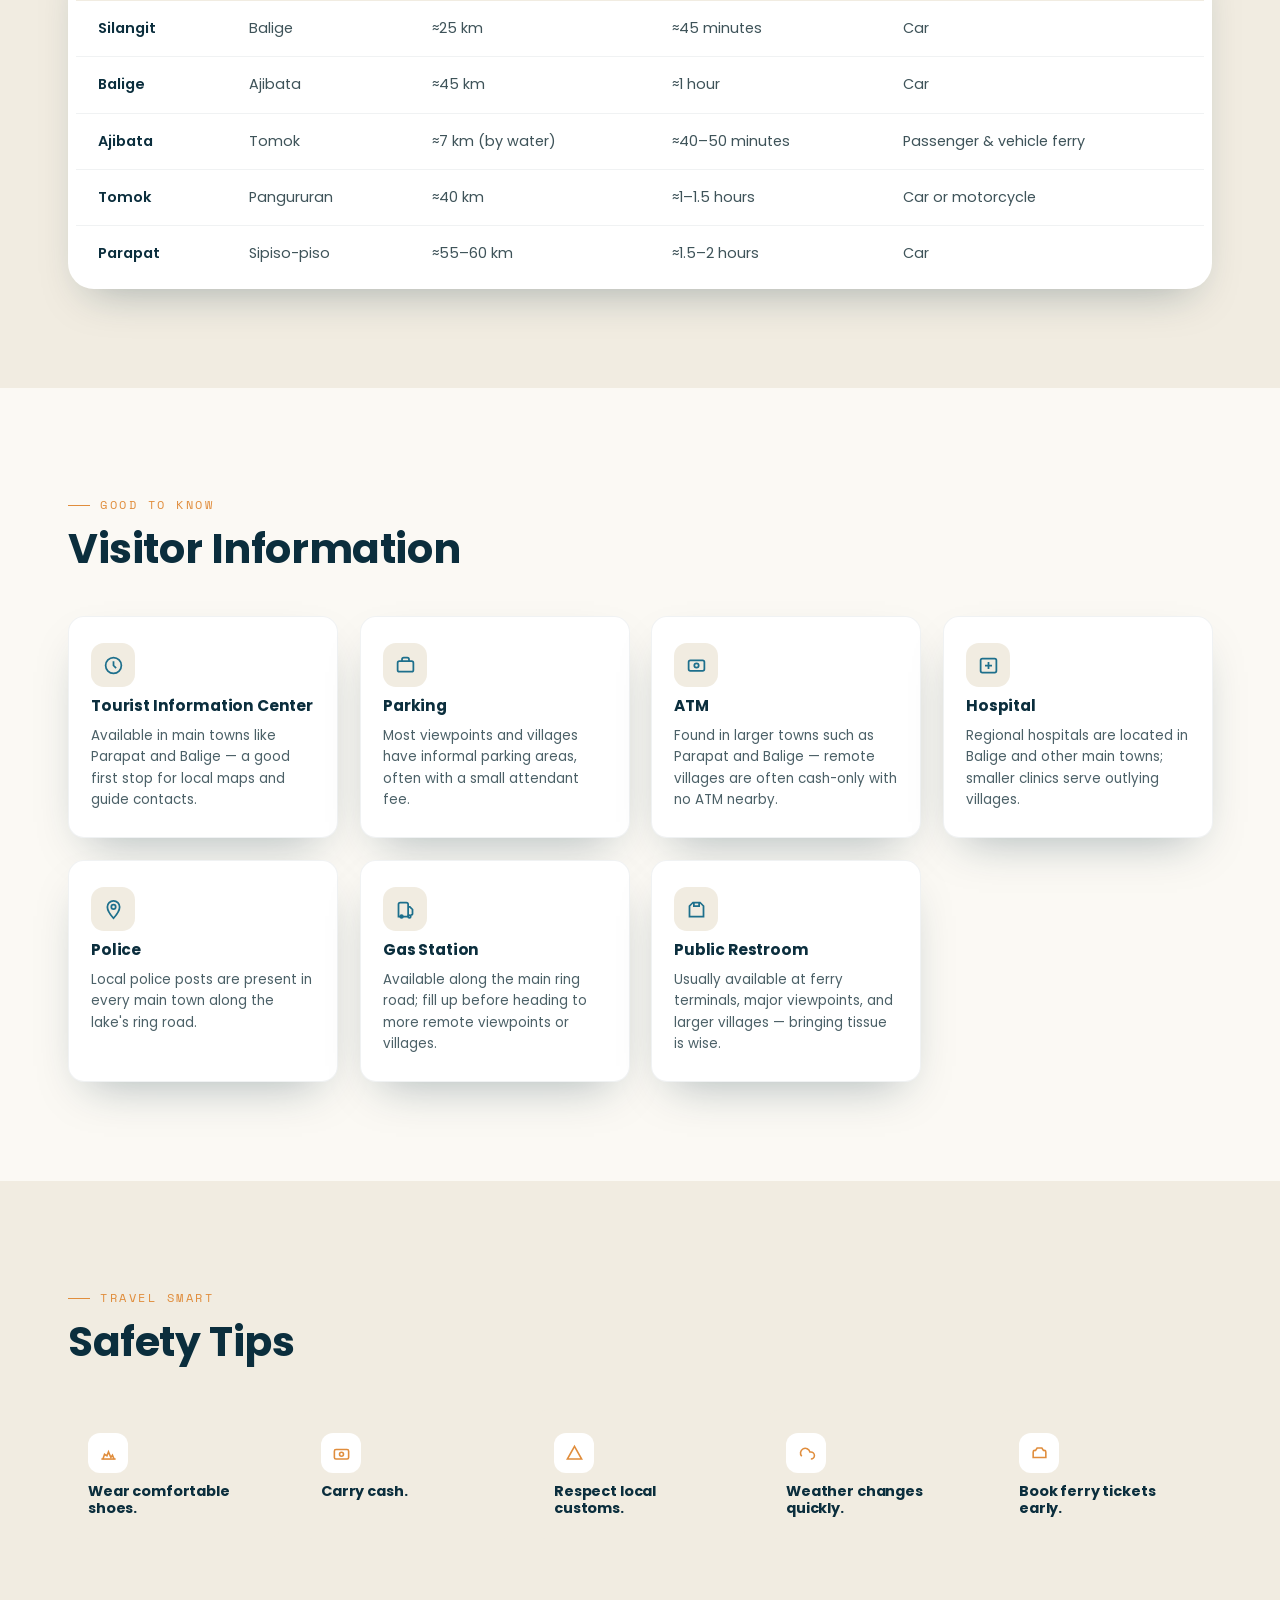
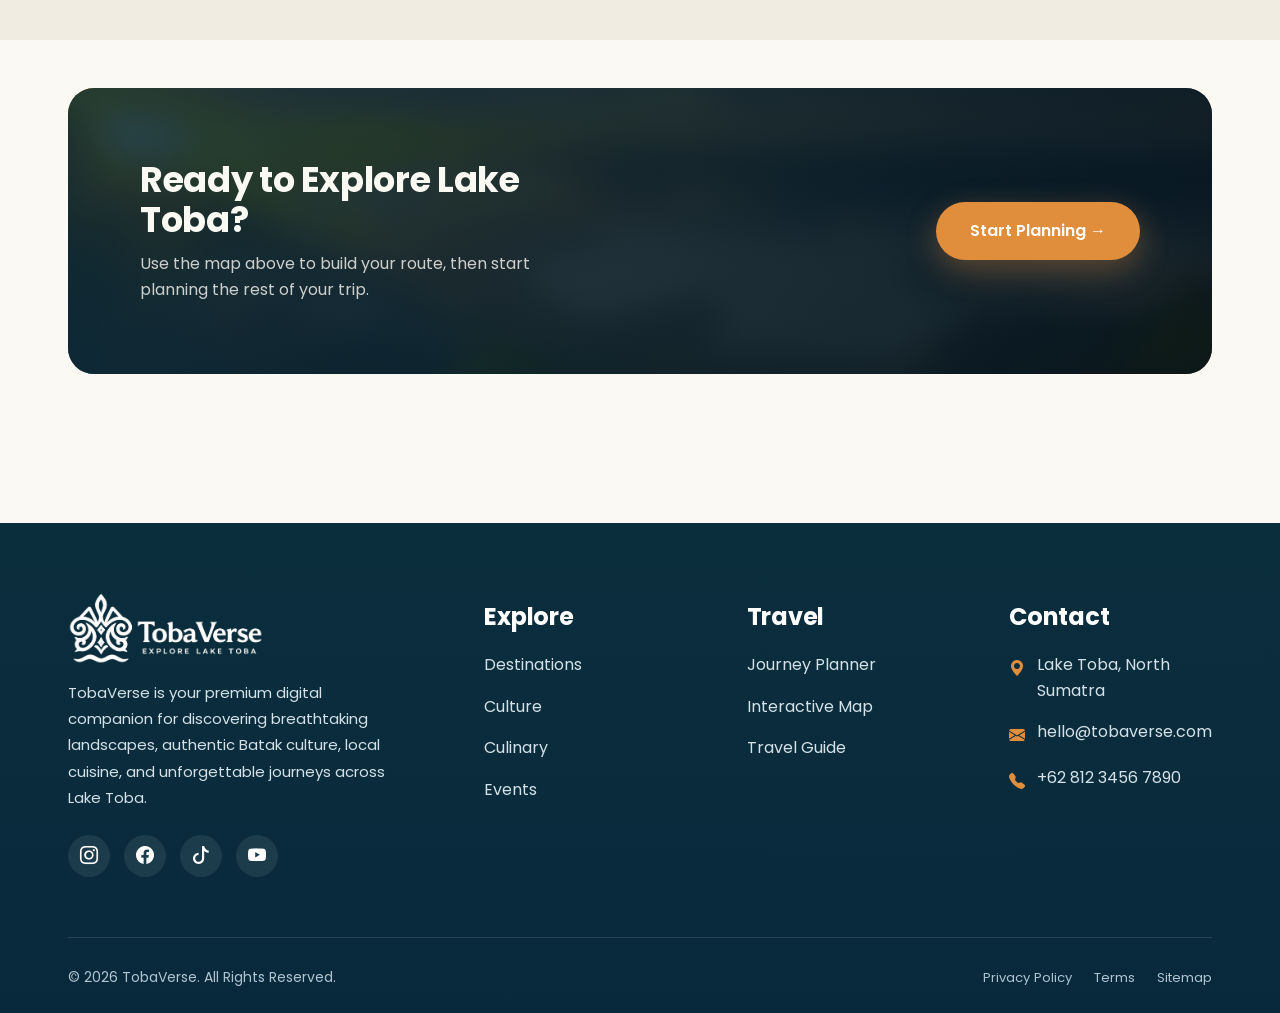
<file: tobaverse-frontend/map.html>
<!DOCTYPE html>
<html lang="en">
<head>
<meta charset="UTF-8" />
<meta name="viewport" content="width=device-width, initial-scale=1.0" />
<title>Interactive Map — TobaVerse</title>
<meta name="description" content="Explore Lake Toba with an interactive illustrated map — destinations, ports, viewpoints, airports, museums, and villages around the caldera." />
<link rel="preconnect" href="https://fonts.googleapis.com">
<link rel="preconnect" href="https://fonts.gstatic.com" crossorigin>
<link href="https://fonts.googleapis.com/css2?family=Poppins:ital,wght@0,300;0,400;0,500;0,600;0,700;0,800;1,500&family=Space+Mono:wght@400;700&display=swap" rel="stylesheet">
<link rel="stylesheet" href="css/style.css" />
<link rel="stylesheet" href="css/map.css" />
<link
    rel="stylesheet"
    href="https://cdn.jsdelivr.net/npm/bootstrap-icons@1.11.3/font/bootstrap-icons.min.css">
<link rel="stylesheet" href="css/chatbot.css">
</head>

<body>
<audio id="bgMusic" loop preload="auto">
    <source src="assets/audio/batak-theme.mp3" type="audio/mpeg">
</audio>
<a href="#main" class="skip-link">Skip to content</a>

<!-- NAVBAR -->
<header class="site-nav">
    <a href="index.html" class="brand" aria-label="TobaVerse Home">
        <img
            src="assets/images/branding/logo.png"
            alt="TobaVerse Logo">
    </a>
    <nav class="nav-links" aria-label="Primary">
        <a href="index.html">Home</a>
        <a href="explore.html">Explore</a>
        <a href="culture.html">Culture</a>
        <a href="culinary.html">Culinary</a>
        <a href="journey.html">Journey</a>
        <a href="events.html">Events</a>
        <a href="map.html" class="active">Map</a>
    </nav>
    <div class="nav-actions">
        <button id="musicToggle" class="music-btn" aria-label="Toggle Background Music" type="button">
            🎵
        </button>
        <a class="nav-cta" href="journey.html">
            Plan My Trip
        </a>
    </div>
    <button
        class="nav-toggle"
        aria-label="Toggle navigation menu"
        aria-expanded="false">
        <span></span>
    </button>
</header>

<main id="main">

  <!-- 1. HERO -->
  <section class="map-hero">
    <div class="hero-bg" aria-hidden="true"></div>
    <div class="hero-overlay" aria-hidden="true"></div>
    <div class="map-hero-inner">
      <span class="eyebrow reveal fade-up">Find Your Way Around</span>
      <h1 class="reveal fade-up" data-delay="60">Explore Lake Toba with an Interactive Map</h1>
      <p class="lede reveal fade-up" data-delay="120">
        Discover destinations, ports, viewpoints, airports, museums, villages,
        and cultural attractions around Lake Toba.
      </p>
      <div class="hero-actions reveal fade-up" data-delay="180">
        <a href="#map" class="btn btn-primary">Explore Map</a>
      </div>
    </div>
    <div class="scroll-indicator" aria-hidden="true">
      <span>Scroll</span>
      <span class="line"></span>
    </div>
  </section>

  <!-- 2. INTERACTIVE MAP -->
  <section class="m-section" id="map">
    <div class="container">
      <div class="section-head reveal fade-up">
        <div>
          <span class="eyebrow">The Caldera, Illustrated</span>
          <h2 class="section-title">Tap a Marker to Explore</h2>
        </div>
        <p class="section-lede">An illustrated map of Lake Toba — click any marker for photos, travel tips, and directions.</p>
      </div>
      <div class="map-filters" id="mapFilters" role="group" aria-label="Filter map markers by category"></div>
      <div class="map-stage">
        <!-- Illustrated SVG map -->
        <div class="map-illustration-wrap reveal fade-up">
          <span class="float-deco" style="width:90px;height:90px;top:6%;left:8%;background:var(--emerald);" aria-hidden="true"></span>
          <span class="float-deco" style="width:60px;height:60px;bottom:10%;right:10%;background:var(--clay);animation-delay:1.4s;" aria-hidden="true"></span>
          <svg viewBox="0 0 800 600" role="img" aria-label="Illustrated interactive map of Lake Toba with clickable destination markers">
            <!-- Contour rings (decorative caldera texture) -->
            <g aria-hidden="true">
              <circle class="map-contour-ring" cx="400" cy="320" r="240"/>
              <circle class="map-contour-ring" cx="400" cy="320" r="200"/>
              <circle class="map-contour-ring" cx="400" cy="320" r="160"/>
            </g>
            <!-- Lake Toba outline (stylized) -->
            <path class="map-lake" d="M120,180 C90,260 100,360 160,440 C220,520 340,560 430,540
              C520,520 600,470 640,400 C680,330 660,240 600,180
              C560,140 500,150 460,120 C420,90 380,80 340,100
              C300,120 260,110 220,130 C180,150 150,140 120,180 Z"/>
            <!-- Samosir Island (stylized) -->
            <path class="map-island" d="M330,260 C300,290 300,340 330,380 C360,420 420,430 460,400
              C500,370 500,320 470,290 C440,260 380,240 330,260 Z"/>
            <!-- Sipiso-piso waterfall notch (northern caldera rim) -->
            <path class="map-contour-ring" d="M300,60 C320,80 340,90 360,70" aria-hidden="true"/>
            <!-- Markers are injected here by map.js -->
            <g id="markersLayer"></g>
            </svg>
            <div class="map-legend">
            <span><span class="dot"></span> Destination marker — click for details</span>
          </div>
        </div>
            <!-- Info card -->
          <div class="map-info-card" id="mapInfoCard">
            <div class="mi-empty">
              <svg viewBox="0 0 24 24" fill="none" stroke="currentColor" stroke-width="1.6"><path d="M12 2a7 7 0 0 0-7 7c0 5 7 13 7 13s7-8 7-13a7 7 0 0 0-7-7z"/><circle cx="12" cy="9" r="2.5"/></svg>
              <p>Select a marker on the map to see photos, travel tips, and directions for that destination.</p>
            </div>
          </div>
      </div>
    </div>
  </section>

  <!-- 3. DESTINATION CARDS -->
  <section class="m-section tint">
    <div class="container">
      <div class="section-head reveal fade-up">
        <div>
          <span class="eyebrow">All Destinations</span>
          <h2 class="section-title">Every Stop on the Map</h2>
        </div>
        <p class="section-lede">The same ten destinations, laid out as cards — filtering above applies here too.</p>
      </div>
      <div class="dest-cards-grid" id="destCardsGrid" aria-live="polite"></div>
    </div>
  </section>

  <!-- 4. TRANSPORTATION ROUTES -->
  <section class="m-section">
    <div class="container">
      <div class="section-head reveal fade-up">
        <div>
          <span class="eyebrow">A Typical Route</span>
          <h2 class="section-title">Getting From the Airport to the Highlands</h2>
        </div>
      </div>
      <div class="route-flow">
        <div class="route-node reveal fade-up">
          <span class="node-icon" aria-hidden="true">✈️</span>
          <div class="node-body">
            <h4>Silangit Airport</h4>
            <p>Arrival point for most visitors flying in from Jakarta or Medan.</p>
          </div>
        </div>
        <div class="route-connector">
          <span class="duration-tag">≈45 min</span>
          <span class="via">by car</span>
        </div>
        <div class="route-node reveal fade-up" data-delay="80">
          <span class="node-icon" aria-hidden="true">🏘️</span>
          <div class="node-body">
            <h4>Balige</h4>
            <p>A lakeside stop for Batak cultural history before continuing east.</p>
          </div>
        </div>
        <div class="route-connector">
          <span class="duration-tag">≈1 hour</span>
          <span class="via">by car</span>
        </div>
        <div class="route-node reveal fade-up" data-delay="160">
          <span class="node-icon" aria-hidden="true">⚓</span>
          <div class="node-body">
            <h4>Ajibata</h4>
            <p>Main ferry harbor on the eastern shore, gateway to Samosir Island.</p>
          </div>
        </div>
        <div class="route-connector">
          <span class="duration-tag">≈40–50 min</span>
          <span class="via">by passenger ferry</span>
        </div>
        <div class="route-node reveal fade-up" data-delay="240">
          <span class="node-icon" aria-hidden="true">🛳️</span>
          <div class="node-body">
            <h4>Tomok</h4>
            <p>Ferry landing point and first stop on Samosir Island.</p>
          </div>
        </div>
        <div class="route-connector">
          <span class="duration-tag">≈20–30 min</span>
          <span class="via">by car or motorcycle</span>
        </div>
        <div class="route-node reveal fade-up" data-delay="320">
          <span class="node-icon" aria-hidden="true">🏝️</span>
          <div class="node-body">
            <h4>Samosir</h4>
            <p>The island at the heart of the caldera, home to Ambarita and Pangururan.</p>
          </div>
        </div>
        <div class="route-connector">
          <span class="duration-tag">≈45 min</span>
          <span class="via">by car or motorcycle</span>
        </div>
        <div class="route-node reveal fade-up" data-delay="400">
          <span class="node-icon" aria-hidden="true">⛰️</span>
          <div class="node-body">
            <h4>Bukit Holbung</h4>
            <p>The journey's reward — a grass-ridge viewpoint over the lake.</p>
          </div>
        </div>
      </div>
    </div>
  </section>

  <!-- 5. DISTANCE & TRAVEL TIME -->
  <section class="m-section tint">
    <div class="container">
      <div class="section-head reveal fade-up">
        <div>
          <span class="eyebrow">Plan the Legs</span>
          <h2 class="section-title">Distance &amp; Travel Time</h2>
        </div>
        <p class="section-lede">Approximate figures for common legs of the journey — actual time varies with traffic and weather.</p>
      </div>
      <div class="distance-card reveal fade-up">
        <table class="distance-table">
          <thead>
            <tr>
              <th scope="col">From</th>
              <th scope="col">To</th>
              <th scope="col">Distance</th>
              <th scope="col">Travel Time</th>
              <th scope="col">Transport</th>
            </tr>
          </thead>
          <tbody>
            <tr>
              <td class="route-from">Silangit</td>
              <td>Balige</td>
              <td>≈25 km</td>
              <td>≈45 minutes</td>
              <td>Car</td>
            </tr>
            <tr>
              <td class="route-from">Balige</td>
              <td>Ajibata</td>
              <td>≈45 km</td>
              <td>≈1 hour</td>
              <td>Car</td>
            </tr>
            <tr>
              <td class="route-from">Ajibata</td>
              <td>Tomok</td>
              <td>≈7 km (by water)</td>
              <td>≈40–50 minutes</td>
              <td>Passenger &amp; vehicle ferry</td>
            </tr>
            <tr>
              <td class="route-from">Tomok</td>
              <td>Pangururan</td>
              <td>≈40 km</td>
              <td>≈1–1.5 hours</td>
              <td>Car or motorcycle</td>
            </tr>
            <tr>
              <td class="route-from">Parapat</td>
              <td>Sipiso-piso</td>
              <td>≈55–60 km</td>
              <td>≈1.5–2 hours</td>
              <td>Car</td>
            </tr>
          </tbody>
        </table>
      </div>
    </div>
  </section>

  <!-- VISITOR INFORMATION -->
  <section class="m-section">
    <div class="container">
      <div class="section-head reveal fade-up">
        <div>
          <span class="eyebrow">Good to Know</span>
          <h2 class="section-title">Visitor Information</h2>
        </div>
      </div>
      <div class="info-grid">
        <div class="info-card reveal fade-up">
          <span class="info-icon" aria-hidden="true">
            <svg viewBox="0 0 24 24" fill="none" stroke="currentColor" stroke-width="2"><circle cx="12" cy="12" r="9"/><path d="M12 7v5l3 3"/></svg>
          </span>
          <h4>Tourist Information Center</h4>
          <p>Available in main towns like Parapat and Balige — a good first stop for local maps and guide contacts.</p>
        </div>
        <div class="info-card reveal fade-up" data-delay="60">
          <span class="info-icon" aria-hidden="true">
            <svg viewBox="0 0 24 24" fill="none" stroke="currentColor" stroke-width="2"><rect x="3" y="7" width="18" height="12" rx="2"/><path d="M8 7V5a2 2 0 0 1 2-2h4a2 2 0 0 1 2 2v2"/></svg>
          </span>
          <h4>Parking</h4>
          <p>Most viewpoints and villages have informal parking areas, often with a small attendant fee.</p>
        </div>
        <div class="info-card reveal fade-up" data-delay="120">
          <span class="info-icon" aria-hidden="true">
            <svg viewBox="0 0 24 24" fill="none" stroke="currentColor" stroke-width="2"><rect x="3" y="6" width="18" height="12" rx="2"/><circle cx="12" cy="12" r="2.5"/></svg>
          </span>
          <h4>ATM</h4>
          <p>Found in larger towns such as Parapat and Balige — remote villages are often cash-only with no ATM nearby.</p>
        </div>
        <div class="info-card reveal fade-up" data-delay="180">
          <span class="info-icon" aria-hidden="true">
            <svg viewBox="0 0 24 24" fill="none" stroke="currentColor" stroke-width="2"><path d="M12 8v8M8 12h8"/><rect x="3" y="4" width="18" height="16" rx="2"/></svg>
          </span>
          <h4>Hospital</h4>
          <p>Regional hospitals are located in Balige and other main towns; smaller clinics serve outlying villages.</p>
        </div>
        <div class="info-card reveal fade-up">
          <span class="info-icon" aria-hidden="true">
            <svg viewBox="0 0 24 24" fill="none" stroke="currentColor" stroke-width="2"><path d="M12 2a7 7 0 0 0-7 7c0 5 7 13 7 13s7-8 7-13a7 7 0 0 0-7-7z"/><circle cx="12" cy="9" r="2.5"/></svg>
          </span>
          <h4>Police</h4>
          <p>Local police posts are present in every main town along the lake's ring road.</p>
        </div>
        <div class="info-card reveal fade-up" data-delay="60">
          <span class="info-icon" aria-hidden="true">
            <svg viewBox="0 0 24 24" fill="none" stroke="currentColor" stroke-width="2"><path d="M4 20h11V6a2 2 0 0 0-2-2H6a2 2 0 0 0-2 2z"/><path d="M15 9h2l3 3v5a1 1 0 0 1-1 1h-1"/><circle cx="7.5" cy="20" r="1.5"/><circle cx="16.5" cy="20" r="1.5"/></svg>
          </span>
          <h4>Gas Station</h4>
          <p>Available along the main ring road; fill up before heading to more remote viewpoints or villages.</p>
        </div>
        <div class="info-card reveal fade-up" data-delay="120">
          <span class="info-icon" aria-hidden="true">
            <svg viewBox="0 0 24 24" fill="none" stroke="currentColor" stroke-width="2"><path d="M4 8l4-4h8l4 4v12H4z"/><path d="M9 4v4h6V4"/></svg>
          </span>
          <h4>Public Restroom</h4>
          <p>Usually available at ferry terminals, major viewpoints, and larger villages — bringing tissue is wise.</p>
        </div>
      </div>
    </div>
  </section>

  <!-- SAFETY TIPS -->
  <section class="m-section tint">
    <div class="container">
      <div class="section-head reveal fade-up">
        <div>
          <span class="eyebrow">Travel Smart</span>
          <h2 class="section-title">Safety Tips</h2>
        </div>
      </div>

      <div class="safety-grid">
        <div class="safety-card reveal fade-up">
          <span class="safety-icon" aria-hidden="true">
            <svg viewBox="0 0 24 24" fill="none" stroke="currentColor" stroke-width="2"><path d="M5 19l2-6 3 2 2-5 3 7 2-3 2 5"/><path d="M3 19h18"/></svg>
          </span>
          <h4>Wear comfortable shoes.</h4>
        </div>
        <div class="safety-card reveal fade-up" data-delay="60">
          <span class="safety-icon" aria-hidden="true">
            <svg viewBox="0 0 24 24" fill="none" stroke="currentColor" stroke-width="2"><rect x="3" y="7" width="18" height="12" rx="2"/><circle cx="12" cy="13" r="2.5"/></svg>
          </span>
          <h4>Carry cash.</h4>
        </div>
        <div class="safety-card reveal fade-up" data-delay="120">
          <span class="safety-icon" aria-hidden="true">
            <svg viewBox="0 0 24 24" fill="none" stroke="currentColor" stroke-width="2"><path d="M12 3l9 16H3z"/></svg>
          </span>
          <h4>Respect local customs.</h4>
        </div>
        <div class="safety-card reveal fade-up" data-delay="180">
          <span class="safety-icon" aria-hidden="true">
            <svg viewBox="0 0 24 24" fill="none" stroke="currentColor" stroke-width="2"><path d="M17.5 19a4.5 4.5 0 0 0 0-9h-1.26A6 6 0 1 0 6 15.5"/></svg>
          </span>
          <h4>Weather changes quickly.</h4>
        </div>
        <div class="safety-card reveal fade-up" data-delay="240">
          <span class="safety-icon" aria-hidden="true">
            <svg viewBox="0 0 24 24" fill="none" stroke="currentColor" stroke-width="2"><path d="M3 17h18M4 17V10a2 2 0 0 1 2-2h1l2-3h6l2 3h1a2 2 0 0 1 2 2v7"/></svg>
          </span>
          <h4>Book ferry tickets early.</h4>
        </div>
      </div>
    </div>
  </section>

  <!-- 9. CTA -->
  <section class="cta-band">
    <div class="cta-inner map-cta reveal fade-up">
      <div>
        <h2>Ready to Explore Lake Toba?</h2>
        <p>Use the map above to build your route, then start planning the rest of your trip.</p>
      </div>
      <a href="journey.html" class="btn btn-primary">Start Planning →</a>
    </div>
  </section>

</main>

<!-- FOOTER -->
<footer class="footer">
    <div class="container">
        <div class="footer-grid">
            <!-- Brand -->
            <div class="footer-brand">
                <a href="index.html" class="footer-logo">
                    <img
                        src="assets/images/branding/logo-white.png"
                        alt="TobaVerse Logo">
                </a>
                <p>
                    TobaVerse is your premium digital companion for discovering breathtaking
                    landscapes, authentic Batak culture, local cuisine, and unforgettable
                    journeys across Lake Toba.
                </p>
                <div class="footer-social">
                    <a href="#" aria-label="Instagram">
                        <i class="bi bi-instagram"></i>
                    </a>
                    <a href="#" aria-label="Facebook">
                        <i class="bi bi-facebook"></i>
                    </a>
                    <a href="#" aria-label="TikTok">
                        <i class="bi bi-tiktok"></i>
                    </a>
                    <a href="#" aria-label="YouTube">
                        <i class="bi bi-youtube"></i>
                    </a>
                </div>
            </div>
            <!-- Explore -->
            <div class="footer-column">
                <h3>Explore</h3>
                <ul>
                    <li>
                        <a href="explore.html">
                            Destinations
                        </a>
                    </li>
                    <li>
                        <a href="culture.html">
                            Culture
                        </a>
                    </li>
                    <li>
                        <a href="culinary.html">
                            Culinary
                        </a>
                    </li>
                    <li>
                        <a href="events.html">
                            Events
                        </a>
                    </li>
                </ul>
            </div>
            <!-- Travel -->
            <div class="footer-column">
                <h3>Travel</h3>
                <ul>
                    <li>
                        <a href="journey.html">
                            Journey Planner
                        </a>
                    </li>
                    <li>
                        <a href="map.html">
                            Interactive Map
                        </a>
                    </li>
                    <li>
                        <a href="explore.html">
                            Travel Guide
                        </a>
                    </li>
                </ul>
            </div>
            <!-- Contact -->
            <div class="footer-column">
                <h3>Contact</h3>
                <ul class="footer-contact">
                    <li>
                        <i class="bi bi-geo-alt-fill"></i>
                        <span>Lake Toba, North Sumatra</span>
                    </li>
                    <li>
                        <i class="bi bi-envelope-fill"></i>
                        <span>hello@tobaverse.com</span>
                    </li>
                    <li>
                        <i class="bi bi-telephone-fill"></i>
                        <span>+62 812 3456 7890</span>
                    </li>
                </ul>
            </div>
        </div>
        <div class="footer-bottom">
            <p>
                © 2026 TobaVerse. All Rights Reserved.
            </p>
            <div class="footer-bottom-links">
                <a href="#">
                    Privacy Policy
                </a>
                <a href="#">
                    Terms
                </a>
                <a href="#">
                    Sitemap
                </a>
            </div>
        </div>
    </div>
</footer>

<!-- CHATBOT WIDGET -->

<div class="chat-widget">

    <button id="chatToggleBtn" class="chat-btn" aria-label="Buka TobaVerse Assistant">

        <i class="bi bi-chat-dots-fill"></i>

    </button>

    <div id="chatBox" class="chat-box">

        <div class="chat-header">

            <div>

                <h4>TobaVerse Assistant</h4>

                <span>Tanya apa saja soal Danau Toba</span>

            </div>

            <button id="chatCloseBtn" class="chat-close-btn" aria-label="Tutup chat">

                &times;

            </button>

        </div>

        <div id="chatMessages" class="chat-messages">

             <div class="chat-msg bot">Horas! <br />Saya Ompung Bot, siap membantu kamu menemukan destinasi wisata, kuliner, penginapan, atau transportasi di sekitar Danau Toba. Mau tanya apa?</div>
            <div id="chatQuickActions" class="chat-quick-actions"></div>
        </div>
        <div class="chat-input-area">

            <input

                type="text"

                id="chatInput"

                placeholder="Tulis pertanyaanmu..."

                autocomplete="off">

            <button id="chatSendBtn" class="chat-send-btn" aria-label="Kirim pesan">

                <i class="bi bi-send-fill"></i>

            </button>

        </div>

    </div>

</div>
<script src="js/map.js"></script>
<script src="js/script.js"></script>
<script src="js/music.js"></script>
<script src="js/chatbot.js"></script>
</body>
</html>
</file>
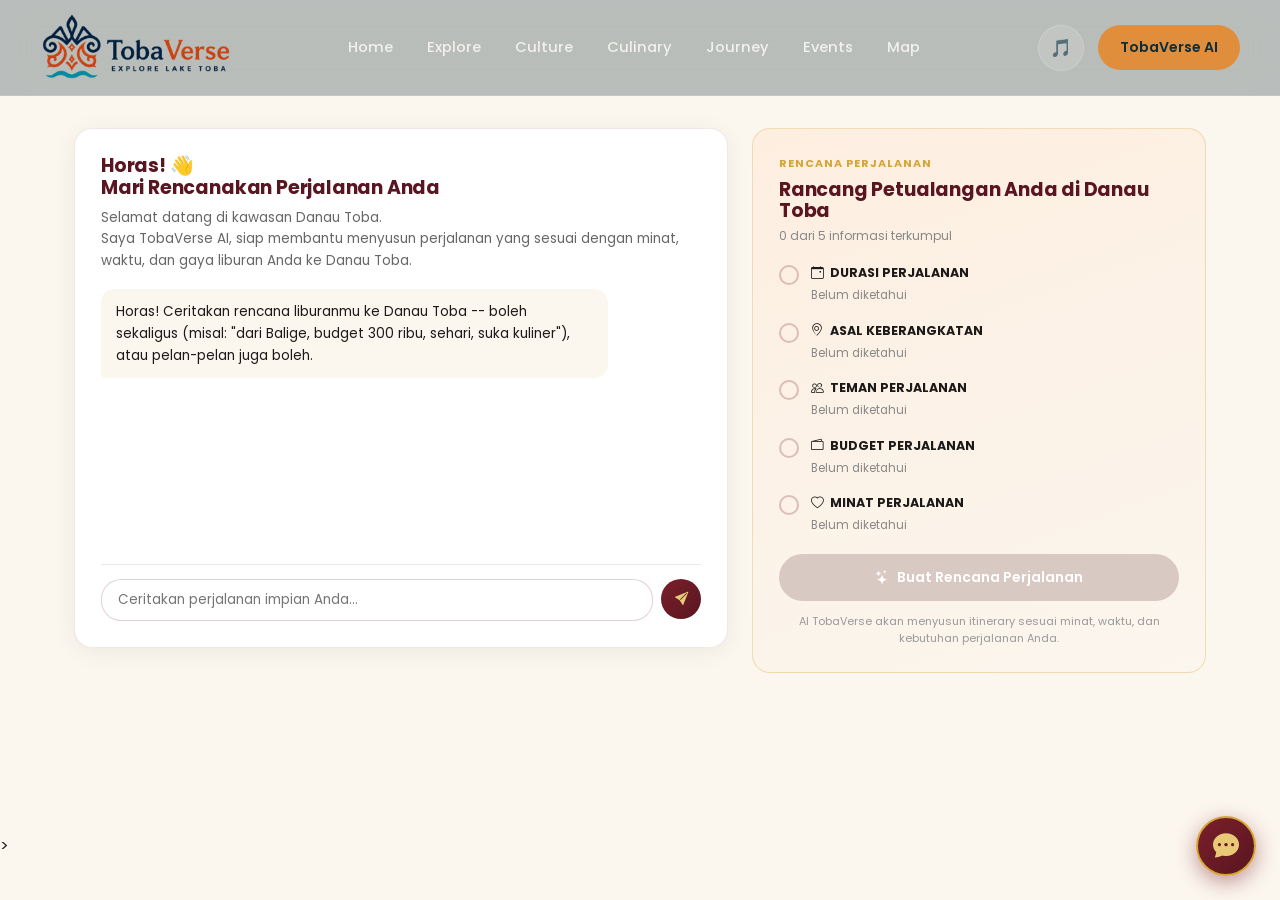
<file: tobaverse-frontend/trip.html>
<!DOCTYPE html>
<html lang="id">
<head>
<meta charset="UTF-8">
<meta name="viewport" content="width=device-width, initial-scale=1.0">
<title>TobaVerse AI Trip — Rencanakan Perjalananmu</title>
<link rel="preconnect" href="https://fonts.googleapis.com">
<link href="https://fonts.googleapis.com/css2?family=Poppins:wght@400;500;600;700&display=swap" rel="stylesheet">
<link rel="stylesheet" href="https://cdn.jsdelivr.net/npm/bootstrap-icons@1.11.3/font/bootstrap-icons.css">
<link rel="stylesheet" href="css/style.css">
<link rel="stylesheet" href="css/chatbot.css">
<link rel="stylesheet" href="css/trip.css">
</head>

<audio id="bgMusic" loop preload="auto">
    <source src="assets/audio/Uningan.mp3" type="audio/mpeg">
</audio>

<body>

<a href="#main" class="skip-link">Skip to content</a>

<header class="site-nav">
    <a href="index.html" class="brand" aria-label="TobaVerse Home">
        <img src="assets/images/branding/logo.png" alt="TobaVerse Logo">
    </a>
    <nav class="nav-links" aria-label="Primary">
        <a href="index.html">Home</a>
        <a href="explore.html">Explore</a>
        <a href="culture.html">Culture</a>
        <a href="culinary.html">Culinary</a>
        <a href="journey.html">Journey</a>
        <a href="events.html">Events</a>
        <a href="map.html">Map</a>
    </nav>
    <div class="nav-actions">
        <button id="musicToggle" class="music-btn" aria-label="Toggle Background Music" type="button">🎵</button>
        <a class="nav-cta" href="trip.html">TobaVerse AI</a>
    </div>
    <button class="nav-toggle" aria-label="Toggle navigation menu" aria-expanded="false" type="button">
        <span></span>
    </button>
</header>

<main id="main">
<div class="trip-page">

    <!-- ======= WIZARD: CHAT + TRACKER ======= -->
    <section id="wizardSection" class="trip-split">

        <!-- ===== KIRI: PANEL CHAT ===== -->
        <div class="chat-panel">
            <div class="chat-panel-header">
                <h2>Horas! 👋 <br />Mari Rencanakan Perjalanan Anda</h2>
                <p>Selamat datang di kawasan Danau Toba. <br />Saya TobaVerse AI, siap membantu menyusun perjalanan yang sesuai
                   dengan minat, waktu, dan gaya liburan Anda ke Danau Toba.</p>
            </div>

            <div id="tripChatLog" class="chat-panel-log"></div>
            <div id="tripChipArea" class="chat-panel-chips"></div>

            <div class="chat-panel-input">
                <input type="text" id="tripFreeInput" placeholder="Ceritakan perjalanan impian Anda...">
                <button id="tripSendBtn" aria-label="Kirim"><i class="bi bi-send-fill"></i></button>
            </div>
        </div>

        <!-- ===== KANAN: TRACKER LANGKAH ===== -->
        <div class="tracker-panel">
            <div class="tracker-label">RENCANA PERJALANAN</div>
            <h2>Rancang Petualangan Anda di Danau Toba</h2>
            <div id="trackerProgressText" class="tracker-progress-text">0 dari 5 langkah selesai</div>

            <ul id="trackerList" class="tracker-list"></ul>

            <button id="generateBtn" class="btn-wizard-primary" disabled>
                <i class="bi bi-stars"></i> Buat Rencana Perjalanan
            </button>
            <p class="tracker-footer-note">
                AI TobaVerse akan menyusun itinerary sesuai minat, waktu, dan
                kebutuhan perjalanan Anda.
            </p>
        </div>
    </section>

    <!-- ======= AI THINKING ======= -->
    <section id="aiThinkingSection" class="ai-thinking" style="display:none;">
        <div class="ai-thinking-spinner"></div>
        <p id="aiThinkingText" class="ai-thinking-text">Menganalisis preferensimu...</p>
    </section>

    <!-- ======= HASIL ITINERARY (DASHBOARD) ======= -->
    <section id="resultSection" class="trip-result" style="display:none;">

        <button id="backToWizardBtn" class="back-link no-print">
            <i class="bi bi-arrow-left"></i> Kembali ke Perencanaan
        </button>

        <div class="result-layout">

            <!-- Kartu ringkasan kiri -->
            <div class="result-summary-card">
                <div class="result-summary-badge"><i class="bi bi-award"></i></div>
                <h3 id="resultRingkasan" class="result-title"></h3>
                <p class="result-subtitle">Rekomendasi Perjalanan Khusus dari AI</p>

                <div class="result-stats">
                    <div class="result-stat">
                        <i class="bi bi-calendar3"></i>
                        <span id="resultDurasi"></span>
                    </div>
                    <div class="result-stat">
                        <i class="bi bi-people"></i>
                        <span id="resultCompanion"></span>
                    </div>
                </div>

                <button id="printBtn" class="btn-wizard-primary btn-full no-print">
                    <i class="bi bi-download"></i> Unduh Rundown (PDF)
                </button>

                <div class="ai-consultant-box">
                    <div class="ai-consultant-label">
                        <i class="bi bi-stars"></i> AI KONSULTAN PERJALANAN
                    </div>
                    <p id="resultKonsultan" class="ai-consultant-text"></p>
                </div>

                <div class="result-cost-line">
                    <span>Estimasi Biaya</span>
                    <strong id="resultBiaya"></strong>
                </div>
            </div>

            <!-- Rundown tabel kanan -->
            <div class="result-days" id="resultTimeline"></div>

        </div>

        <div id="resultTipsBudaya" class="result-tips-budaya"></div>

        <p class="result-disclaimer no-print">
            <i class="bi bi-info-circle"></i>
            Itinerary ini dihasilkan AI berdasarkan data pariwisata Danau Toba. Selalu cek ulang
            harga & jam operasional terbaru sebelum berangkat.
        </p>
    </section>

</div>
</main>

<div class="chat-widget">
    <button id="chatToggleBtn" class="chat-btn" aria-label="Buka TobaVerse Assistant">
        <i class="bi bi-chat-dots-fill"></i>
    </button>

    <div id="chatBox" class="chat-box">
        <div class="chat-header">
            <div>
                <h4>TobaVerse Assistant</h4>
                <span>Tanya apa saja soal Danau Toba</span>
            </div>
            <button id="chatCloseBtn" class="chat-close-btn" aria-label="Tutup chat">&times;</button>
        </div>

        <div id="chatMessages" class="chat-messages">
            <div class="chat-msg bot">Horas! <br />Saya Ompung Bot, siap membantu kamu menemukan destinasi wisata, kuliner, penginapan, atau transportasi di sekitar Danau Toba. Mau tanya apa?</div>
            <div id="chatQuickActions" class="chat-quick-actions"></div>
        </div>

        <div class="chat-input-area">
            <input type="text" id="chatInput" placeholder="Tulis pertanyaanmu..." autocomplete="off">
            <button id="chatSendBtn" class="chat-send-btn" aria-label="Kirim pesan">
                <i class="bi bi-send-fill"></i>
            </button>
        </div>
    </div>
</div>

<script src="js/trip.js"></script>
<script src="js/script.js"></script>
<script src="js/music.js"></script>
<script src="js/chatbot.js"></script>
</body>
</html>>
</file>
<file: tobaverse-frontend/css/style.css>
/* TobaVerse — Base Stylesheet */

:root {
  /* Color tokens */
--navy: #0B2E3D;          /* dark navy — deep lake at night */
--navy-2: #0F3A4C;
--navy-soft: rgba(11, 46, 61, 0.72);
--lake: #1D6F8C;          /* lake blue */
--lake-light: #58A0BC;
--emerald: #1F7A5C;       /* highland forest green */
--emerald-light: #3FAE85;
--clay: #E08D3C;          /* warm orange accent */
--clay-light: #F2AE6B;
--ulos: #9C3B3B;          /* ulos textile red — sparing accent */
--paper: #FBF9F4;         /* warm off-white */
--paper-dim: #F1ECE1;
--ink: #10222B;
  

/* Type */
--font-display: "Poppins", sans-serif;
--font-body: "Poppins", sans-serif;
--font-mono: "Space Mono", monospace;

/* Elevation / glass */
--glass-bg: rgba(251, 249, 244, 0.10);
--glass-border: rgba(251, 249, 244, 0.22);
--shadow-soft: 0 20px 45px -20px rgba(11, 46, 61, 0.35);
--shadow-lift: 0 30px 60px -25px rgba(11, 46, 61, 0.45);

/*  Rhythm */
--radius-lg: 26px;
--radius-md: 16px;
--radius-sm: 10px;
--container: 1240px;

/* Utility Tokens  */
--header-height: 88px;
--transition: .35s ease;
--radius-pill: 999px;
--shadow-hover: 0 22px 45px rgba(0,0,0,.12);

color-scheme: light;
}

* { margin: 0; padding: 0; box-sizing: border-box; }

html { scroll-behavior: smooth; }

@media (prefers-reduced-motion: reduce) {
  html { scroll-behavior: auto; }
  *, *::before, *::after {
    animation-duration: 0.001ms !important;
    animation-iteration-count: 1 !important;
    transition-duration: 0.001ms !important;
    scroll-behavior: auto !important;
  }
}

body {
  font-family: var(--font-body);
  background: var(--paper);
  color: var(--ink);
  line-height: 1.6;
  -webkit-font-smoothing: antialiased;
  overflow-x: hidden;
}

img { display: block; max-width: 100%; }

a { color: inherit; text-decoration: none; }

button { font-family: inherit; border: none; background: none; cursor: pointer; }

ul { list-style: none; }

.container {
  width: 100%;
  max-width: var(--container);
  margin: 0 auto;
  padding: 0 clamp(20px, 5vw, 48px);
}

/* GLOBAL UTILITIES */

section{
    padding:100px 0;
}

.text-center{
    text-align:center;
}

.mx-auto{
    margin-left:auto;
    margin-right:auto;
}

.img-cover{
    width:100%;
    height:100%;
    object-fit:cover;
}

.hidden{
    display:none;
}

/* SECTION HEADING */

.section-header{
    max-width:760px;
    margin:0 auto 60px;
}

.section-header h2{
    font-size:clamp(2rem,4vw,3rem);
    line-height:1.2;
    margin:16px 0;
    color:var(--navy);
}

.section-description,
.section-header p{
    max-width:680px;
    margin:0 auto;
    color:#556B75;
    font-size:17px;
    line-height:1.8;
}

.eyebrow {
  font-family: var(--font-mono);
  font-size: 0.72rem;
  letter-spacing: 0.22em;
  text-transform: uppercase;
  color: var(--clay);
  display: inline-flex;
  align-items: center;
  gap: 10px;
}

.eyebrow::before {
  content: "";
  width: 22px;
  height: 1px;

  background: var(--clay);

  display: inline-block;
}

h1, h2, h3, h4 { font-family: var(--font-display); line-height: 1.15; color: var(--navy); letter-spacing: -0.01em; }

.section-title {
  font-size: clamp(1.9rem, 3.2vw, 2.7rem);
  font-weight: 700;
  margin-top: 10px;
}

.section-lede {
  max-width: 620px;
  color: #3C525B;
  font-size: 1.02rem;
  margin-top: 14px;
}

.section-head {
  display: flex;
  justify-content: space-between;
  align-items: flex-end;
  gap: 24px;
  flex-wrap: wrap;
  margin-bottom: 44px;
}

/* BADGE */

.badge{
    display:inline-flex;
    align-items:center;
    justify-content:center;

    padding:8px 18px;

    border-radius:999px;

    background:#EEF8F2;

    color:#2E9E63;

    font-size:13px;
    font-weight:600;

    letter-spacing:.4px;
}

/* GRID SYSTEM */

.grid{
    display:grid;
    gap:30px;
}

.grid-2{
    grid-template-columns:repeat(2,1fr);
}

.grid-3{
    grid-template-columns:repeat(3,1fr);
}

.grid-4{
    grid-template-columns:repeat(4,1fr);
}

@media(max-width:992px){

.grid-2,
.grid-3,
.grid-4{

grid-template-columns:repeat(2,1fr);

}

}

@media(max-width:768px){

.grid-2,
.grid-3,
.grid-4{

grid-template-columns:1fr;

}

}

/* CARD */

.card{

    background:#fff;

    border-radius:24px;

    border:1px solid rgba(0,0,0,.06);

    transition:.35s ease;

    box-shadow:0 10px 30px rgba(0,0,0,.05);

}

.card:hover{

    transform:translateY(-8px);

    box-shadow:0 22px 45px rgba(0,0,0,.12);

}

/* Visible keyboard focus everywhere */
a:focus-visible, button:focus-visible, input:focus-visible, select:focus-visible {
  outline: 3px solid var(--clay);
  outline-offset: 3px;
  border-radius: 6px;
}

.skip-link {
  position: absolute;
  left: -9999px;
  top: 0;
  background: var(--navy);
  color: var(--paper);
  padding: 10px 18px;
  z-index: 999;
  border-radius: 0 0 8px 0;
}
.skip-link:focus { left: 0; }

/* Contour rings signature motif */
.contour-field {
  position: absolute;
  inset: 0;
  z-index: 0;
  pointer-events: none;
  overflow: hidden;
}
.contour-field svg { width: 100%; height: 100%; }
.contour-ring {
  fill: none;
  stroke: rgba(251, 249, 244, 0.16);
  stroke-width: 1;
}
.contour-ring.accent { stroke: rgba(224, 141, 60, 0.32); }

/* Navigation */
.site-nav {
  position: fixed;
  top: 0; left: 0; right: 0;
  z-index: 500;
  padding:14px 40px;
  display: flex;
  align-items: center;
  justify-content: space-between;
  gap: 24px;
  background: rgba(11, 46, 61, 0.28);
  backdrop-filter: blur(18px) saturate(140%);
  -webkit-backdrop-filter: blur(18px) saturate(140%);
  border-bottom: 1px solid rgba(251, 249, 244, 0.12);
  transition: background 0.35s ease, padding 0.35s ease, box-shadow .35s ease;
}
.site-nav.scrolled {
  background: rgba(11, 46, 61, 0.86);
  padding-top: 12px;
  padding-bottom: 12px;
  box-shadow: 0 12px 30px -18px rgba(0,0,0,0.5);
}

.brand {
  display: flex;
  align-items: center;
  gap: 10px;
  font-family: var(--font-display);
  font-weight: 700;
  font-size: 1.15rem;
  color: var(--paper);
}
.brand img{
    display:block;
    width:190px;
    height:auto;
}
.brand .mark {
  width: 34px; height: 34px;
  border-radius: 50%;
  display: grid;
  place-items: center;
  background: conic-gradient(from 210deg, var(--emerald), var(--lake), var(--clay), var(--emerald));
  color: var(--navy);
  font-weight: 800;
  font-size: 0.8rem;
}
.brand .mark svg { width: 20px; height: 20px; }

.nav-links {
  display: flex;
  gap: 30px;
  align-items: center;
}
.nav-links a {
  color: rgba(251, 249, 244, 0.86);
  font-size: 0.92rem;
  font-weight: 500;
  position: relative;
  padding: 6px 2px;
}
.nav-links a::after {
  content: "";
  position: absolute;
  left: 0; bottom: 0;
  width: 0; height: 2px;
  background: var(--clay);
  transition: width 0.3s ease;
}
.nav-links a:hover::after, .nav-links a.active::after { width: 100%; }
.nav-links a.active { color: var(--paper); }

.nav-cta {
  padding: 11px 22px;
  border-radius: 999px;
  background: var(--clay);
  color: var(--navy);
  font-weight: 600;
  font-size: 0.88rem;
  transition: transform 0.25s ease, box-shadow 0.25s ease;
}
.nav-cta:hover { transform: translateY(-2px); box-shadow: 0 12px 24px -10px rgba(224,141,60,0.6); }

/* Navigation Actions */
.nav-actions{
  display:flex;
  align-items:center;
  gap:14px;
}

.music-btn{
  width:46px;
  height:46px;

  display:grid;
  place-items:center;

  border:none;
  border-radius:50%;

  background:rgba(251,249,244,.12);
  border:1px solid rgba(251,249,244,.18);

  color:var(--paper);

  cursor:pointer;

  font-size:1.1rem;

  transition:all .3s ease;
}

.music-btn:hover{
  background:var(--clay);
  color:var(--navy);
  transform:translateY(-2px);
}

.music-btn.playing{
  background:var(--clay);
  color:var(--navy);
  animation:musicPulse 2s infinite;
}

@keyframes musicPulse{
0%{
box-shadow:0 0 0 0 rgba(224,141,60,.55);}
70%{
box-shadow:0 0 0 12px rgba(224,141,60,0);}
100%{
box-shadow:0 0 0 0 rgba(224,141,60,0);}

}

.nav-toggle {
  display: none;
  width: 42px; height: 42px;
  border-radius: 50%;
  background: var(--glass-bg);
  border: 1px solid var(--glass-border);
  color: var(--paper);
  place-items: center;
}
.nav-toggle span, .nav-toggle span::before, .nav-toggle span::after {
  content: "";
  display: block;
  width: 18px; height: 2px;
  background: var(--paper);
  position: relative;
  transition: transform .25s ease, opacity .25s ease;
}
.nav-toggle span::before { position: absolute; top: -6px; }
.nav-toggle span::after { position: absolute; top: 6px; }

/* ---- Buttons --------------------------------------------------------------- */
.btn {
  position: relative;
  overflow: hidden;
  display: inline-flex;
  align-items: center;
  gap: 10px;
  padding: 15px 28px;
  border-radius: 999px;
  font-weight: 600;
  font-size: 0.94rem;
  transition: transform 0.25s ease, box-shadow 0.25s ease, background 0.25s ease;
  white-space: nowrap;
}


.btn-primary{
    display:inline-flex;
    align-items:center;
    justify-content:center;
    gap:10px;

    padding:16px 34px;

    background:#E08D3C;
    color:#fff;

    border:none;
    border-radius:999px;

    font-weight:600;
    font-size:16px;
    text-decoration:none;

    cursor:pointer;

    box-shadow:0 10px 30px rgba(224,141,60,.35);

    transition:
        transform .3s ease,
        box-shadow .3s ease,
        background .3s ease;
}

.btn-primary:hover{
    background:#f39a46;

    transform:translateY(-4px);

    box-shadow:0 18px 40px rgba(224,141,60,.45);
}

.btn-primary:active{
    transform:translateY(-1px);
}

.btn-primary:focus-visible{
    outline:3px solid rgba(224,141,60,.4);
    outline-offset:4px;
}

.btn-ghost {
  background: rgba(251, 249, 244, 0.08);
  color: var(--paper);
  border: 1.5px solid rgba(251, 249, 244, 0.5);
  backdrop-filter: blur(6px);
}
.btn-ghost:hover { background: rgba(251, 249, 244, 0.18); transform: translateY(-3px); }

.btn-dark {
  background: var(--navy);
  color: var(--paper);
}
.btn-dark:hover { background: var(--navy-2); transform: translateY(-3px); }

.btn-outline {
  background: transparent;
  color: var(--navy);
  border: 1.5px solid rgba(11, 46, 61, 0.25);
}
.btn-outline:hover { border-color: var(--emerald); color: var(--emerald); }

.btn .ripple {
  position: absolute;
  border-radius: 50%;
  background: rgba(255,255,255,0.55);
  transform: scale(0);
  animation: ripple 0.6s ease-out;
  pointer-events: none;
}
@keyframes ripple { to { transform: scale(3.2); opacity: 0; } }

/* ---- Scroll reveal utility classes ---------------------------------------- */
.reveal { opacity: 0; will-change: transform, opacity; }
.reveal.fade-up { transform: translateY(36px); transition: opacity .7s cubic-bezier(.2,.7,.2,1), transform .7s cubic-bezier(.2,.7,.2,1); }
.reveal.slide-left { transform: translateX(-46px); transition: opacity .7s cubic-bezier(.2,.7,.2,1), transform .7s cubic-bezier(.2,.7,.2,1); }
.reveal.slide-right { transform: translateX(46px); transition: opacity .7s cubic-bezier(.2,.7,.2,1), transform .7s cubic-bezier(.2,.7,.2,1); }
.reveal.is-visible { opacity: 1; transform: none; }

/* ---- Ulos weave divider ----------------------------------------------------- */
.ulos-rule {
  height: 6px;
  width: 84px;
  border-radius: 4px;
  background: repeating-linear-gradient(
    90deg,
    var(--ulos) 0 8px,
    var(--clay) 8px 16px,
    var(--emerald) 16px 24px
  );
}

/* ---- Footer ----------------------------------------------------------------- */
.site-footer {
  background: var(--navy);
  color: rgba(251,249,244,0.82);
  padding: 72px 0 28px;
  position: relative;
  overflow: hidden;
}
.footer-grid {
  display: grid;
  grid-template-columns: 1.4fr 1fr 1fr 1.1fr;
  gap: 40px;
  position: relative;
  z-index: 1;
}
.footer-brand p { margin-top: 14px; max-width: 320px; color: rgba(251,249,244,0.62); font-size: 0.92rem; }
.footer-col h4 { color: var(--paper); font-size: 0.85rem; letter-spacing: 0.08em; text-transform: uppercase; margin-bottom: 16px; font-family: var(--font-mono); }
.footer-col a, .footer-col li { display: block; color: rgba(251,249,244,0.68); font-size: 0.92rem; margin-bottom: 10px; transition: color .2s ease; }
.footer-col a:hover { color: var(--clay-light); }
.footer-bottom {
  margin-top: 56px;
  padding-top: 22px;
  border-top: 1px solid rgba(251,249,244,0.14);
  display: flex;
  justify-content: space-between;
  flex-wrap: wrap;
  gap: 10px;
  font-size: 0.82rem;
  color: rgba(251,249,244,0.5);
  position: relative;
  z-index: 1;
}

@media (max-width: 900px) {
  .nav-links { display: none; }
  .nav-toggle { display: grid; }
  .footer-grid { grid-template-columns: 1fr 1fr; }
}
@media (max-width: 560px) {
  .footer-grid { grid-template-columns: 1fr; }
}

/* ==========================================================================
   Home page — hero, highlights, category rail, CTA band
   ========================================================================== */

.hero{
    position: relative;
    min-height: 100vh;

    display:flex;
    align-items:center;

    overflow:hidden;

    background:
    linear-gradient(
    90deg,
    rgba(7,24,38,.78) 0%,
    rgba(7,24,38,.55) 35%,
    rgba(7,24,38,.25) 65%,
    rgba(7,24,38,.15) 100%
    ),
    url("../assets/images/danau-toba.jpg");

    background-size: cover;
    background-position: 50% 60%;
    background-repeat: no-repeat;
}

.hero::before{
    content:"";
    position:absolute;
    inset:0;

    background:
    radial-gradient(circle at 70% 50%,
    rgba(255,255,255,.12) 0,
    rgba(255,255,255,.05) 120px,
    transparent 121px);

    pointer-events:none;
}

.hero-content{
    position:relative;
    z-index:2;
    max-width:700px;
    max-width:650px;
    padding-left:10px;
}

.hero-stats{
    display:flex;
    gap:20px;
}

.hero-stats .stat{

    backdrop-filter:blur(14px);

    background:rgba(255,255,255,.08);

    border:1px solid rgba(255,255,255,.12);

    border-radius:18px;

    padding:18px 22px;
}

.hero-inner {
  position: relative;
  z-index: 2;
  max-width: 720px;
  padding: 160px clamp(20px, 5vw, 48px) 120px;
}

.hero .eyebrow { color: var(--clay-light); }

.hero h1 {
  color: var(--paper);
  font-size: clamp(2.6rem, 6vw, 4.6rem);
  font-weight: 800;
  margin: 18px 0 22px;
  letter-spacing: -0.02em;
}
.hero h1 em {
  font-style: normal;
  color: var(--clay-light);
}

.hero p.lede {
  font-size: clamp(1rem, 1.6vw, 1.18rem);
  color: rgba(251,249,244,0.78);
  max-width: 560px;
}

.hero-actions {
  display: flex;
  gap: 16px;
  margin-top: 38px;
  flex-wrap: wrap;
}

.hero-stats {
  display: flex;
  gap: clamp(20px, 4vw, 48px);
  margin-top: 64px;
  flex-wrap: wrap;
}
.hero-stats .stat b {
  display: block;
  font-family: var(--font-mono);
  font-size: 1.6rem;
  color: var(--paper);
}
.hero-stats .stat span {
  font-size: 0.78rem;
  letter-spacing: 0.06em;
  color: rgba(251,249,244,0.56);
  text-transform: uppercase;
}

.scroll-indicator {
  position: absolute;
  bottom: 36px;
  left: 50%;
  transform: translateX(-50%);
  z-index: 2;
  display: flex;
  flex-direction: column;
  align-items: center;
  gap: 8px;
  color: rgba(251,249,244,0.7);
  font-family: var(--font-mono);
  font-size: 0.7rem;
  letter-spacing: 0.16em;
  text-transform: uppercase;
}
.scroll-indicator .line {
  width: 1px;
  height: 44px;
  background: linear-gradient(to bottom, rgba(251,249,244,0.9), transparent);
  animation: scrollpulse 1.8s ease-in-out infinite;
}
@keyframes scrollpulse {
  0%, 100% { transform: scaleY(0.4); opacity: .4; }
  50% { transform: scaleY(1); opacity: 1; }
}

/* Marquee ribbon */
.ribbon {
  background: var(--emerald);
  color: var(--paper);
  overflow: hidden;
  white-space: nowrap;
  padding: 12px 0;
  position: relative;
}
.ribbon .track {
  display: inline-flex;
  gap: 40px;
  animation: marquee 26s linear infinite;
  font-family: var(--font-mono);
  font-size: 0.82rem;
  letter-spacing: 0.05em;
}
.ribbon .track span { display: inline-flex; align-items: center; gap: 40px; }
.ribbon .track span::after { content: "◆"; color: var(--clay-light); margin-left: 40px; }
@keyframes marquee { from { transform: translateX(0); } to { transform: translateX(-50%); } }

/* Highlight / origin story */
.origin {
  padding: 120px 0;
  position: relative;
  background: var(--paper);
}
.origin-grid {
  display: grid;
  grid-template-columns: 0.9fr 1.1fr;
  gap: 64px;
  align-items: center;
}
.origin-copy p { color: #3C525B; margin-top: 18px; max-width: 480px; }
.origin-fact-list { margin-top: 30px; display: flex; flex-direction: column; gap: 16px; }
.origin-fact {
  display: flex; gap: 16px; align-items: flex-start;
  padding: 16px 18px;
  border-radius: var(--radius-md);
  background: var(--paper-dim);
  border: 1px solid rgba(11,46,61,0.06);
}
.origin-fact b { font-family: var(--font-mono); color: var(--emerald); font-size: 0.82rem; }
.origin-fact p { margin: 4px 0 0; font-size: 0.92rem; color: #46606A; }

.caldera-art {
  position: relative;
  aspect-ratio: 1/1;
  border-radius: 50%;
  background: radial-gradient(circle at 35% 30%, #2E93B8 0%, var(--lake) 40%, var(--navy) 100%);
  box-shadow: var(--shadow-lift);
  overflow: hidden;
}
.caldera-art svg { position: absolute; inset: 0; width: 100%; height: 100%; }
.caldera-art .island {
  position: absolute;
  top: 42%; left: 38%;
  width: 22%; height: 16%;
  background: var(--emerald);
  border-radius: 50%;
  filter: blur(0.4px);
  box-shadow: 0 8px 20px -6px rgba(0,0,0,0.4);
}

/* Category rail */
.categories { padding: 40px 0 120px; }
.cat-rail {
  display: grid;
  grid-template-columns: repeat(5, 1fr);
  gap: 18px;
}
.cat-card {
  position: relative;
  border-radius: var(--radius-md);
  padding: 26px 20px;
  background: var(--navy);
  color: var(--paper);
  min-height: 168px;
  display: flex;
  flex-direction: column;
  justify-content: space-between;
  overflow: hidden;
  transition: transform .35s ease, box-shadow .35s ease;
}
.cat-card::before {
  content: "";
  position: absolute; inset: 0;
  background: var(--cat-color, var(--lake));
  opacity: 0.28;
  mix-blend-mode: overlay;
}
.cat-card:hover { transform: translateY(-8px); box-shadow: var(--shadow-lift); }
.cat-card .num { font-family: var(--font-mono); font-size: 0.75rem; opacity: 0.6; }
.cat-card h4 { color: var(--paper); font-size: 1.05rem; position: relative; z-index: 1; }
.cat-card span.count { font-size: 0.78rem; color: rgba(251,249,244,0.62); position: relative; z-index: 1; }

/* CTA band */
.cta-band {
  margin: 0 auto 100px;
  max-width: var(--container);
  padding: clamp(20px, 5vw, 48px);
}
.cta-inner {
  position: relative;
  border-radius: var(--radius-lg);
  background: linear-gradient(120deg, var(--emerald) 0%, var(--lake) 55%, var(--navy) 100%);
  color: var(--paper);
  padding: clamp(40px, 6vw, 72px);
  display: flex;
  justify-content: space-between;
  align-items: center;
  gap: 32px;
  flex-wrap: wrap;
  overflow: hidden;
}
.cta-inner h2 { color: var(--paper); font-size: clamp(1.6rem, 3vw, 2.2rem); max-width: 480px; }
.cta-inner p { color: rgba(251,249,244,0.8); margin-top: 10px; max-width: 420px; }

/* FOOTER */

.footer{
    background:linear-gradient(180deg,#0B2E3D,#08293C);
    color:#fff;
    padding:70px 0 25px;
}

.footer-grid{
    display:grid;
    grid-template-columns:1.8fr 1fr 1fr 1fr;
    gap:70px;
    align-items:start;
}

.footer-grid > *{
    align-self:start;
}

/*  FOOTER BRAND */

.footer-brand{
    display:flex;
    flex-direction:column;
    align-items:flex-start;
    justify-content:flex-start;
}

.footer-logo{
    margin-bottom:16px;
}

.footer-logo img{
    display:block;
    width:195px;
    height:auto;
    transition:transform .3s ease;
}

.footer-brand p{
    max-width:330px;
    margin:0 0 24px;
    color:#D4E1E8;
    font-size:15px;
    line-height:1.75;
}

/* SOCIAL */

.footer-social{
    display:flex;
    gap:14px;
}

.footer-social a{
    width:42px;
    height:42px;
    display:flex;
    justify-content:center;
    align-items:center;
    border-radius:50%;
    background:rgba(255,255,255,.08);
    color:#fff;
    transition:.3s;
}

.footer-social a:hover{
    background:var(--clay);
    transform:translateY(-4px) scale(1.08);
}

.footer-social i{
    font-size:18px;
}


/* COLUMN */

.footer-column h3{
    color:#fff;
    margin-bottom:22px;
    font-size:24px;
    margin-top:10px;    
}

.footer-column ul{
    padding:0;
    margin:0;
    list-style:none;
}

.footer-column li{
    margin-bottom:16px;
}

.footer-column a{
    color:#D4E1E8;
    text-decoration:none;
    transition:.3s;
}

.footer-column a:hover{
    color:var(--clay);
    padding-left:6px;
}

/* CONTACT */

.footer-contact li{
    display:flex;
    align-items:flex-start;
    gap:12px;
    color:#D4E1E8;
}

.footer-contact i{
    color:var(--clay);
    margin-top:4px;
    flex-shrink:0;
}

/* BOTTOM */

.footer-bottom{
    margin-top:60px;
    padding-top:28px;
    border-top:1px solid rgba(255,255,255,.12);
    display:flex;
    justify-content:space-between;
    align-items:center;
    flex-wrap:wrap;
    gap:20px;
}

.footer-bottom p{
    margin:0;
    color:#AFC4D0;
    font-size:14px;
}

.footer-bottom-links{
    display:flex;
    gap:22px;
}

.footer-bottom-links a{
    color:#AFC4D0;
    text-decoration:none;
    transition:.3s;
}

.footer-bottom-links a:hover{
    color:var(--clay);
}

/* TABLET */

@media(max-width:992px){
.footer-grid{
    grid-template-columns:repeat(2,1fr);
    gap:30px;
}
}

/* MOBILE */

@media(max-width:768px){
.footer{
    padding:60px 0 25px;
}

.footer-grid{
    grid-template-columns:1fr;
    gap:40px;
}

.footer-bottom{
    flex-direction:column;
    text-align:center;
}

.footer-bottom-links{
    justify-content:center;
    flex-wrap:wrap;
}

.footer-logo img{
    width:170px;
}
}

@media (max-width: 1000px) {
  .origin-grid { grid-template-columns: 1fr; }
  .cat-rail { grid-template-columns: repeat(2, 1fr); }
}
@media (max-width: 640px) {
  .hero-inner { padding-top: 130px; }
  .cat-rail { grid-template-columns: 1fr; }
}
</file>
<file: tobaverse-frontend/css/culinary.css>
/* ==========================================================================
   TobaVerse — Culinary Page Stylesheet
   Reuses tokens from style.css only (colors, radius, shadow, fonts, .btn,
   .reveal, nav, footer). Everything below is page-specific to Culinary.
   ========================================================================== */

/* ---- Culinary hero: real photo background + dark gradient overlay -------- */
.culinary-hero {
  position: relative;
  min-height: 100vh;
  display: flex;
  align-items: center;
  color: var(--paper);
  overflow: hidden;
  background:
    linear-gradient(180deg, rgba(7,20,27,0.38) 0%, rgba(7,20,27,0.58) 55%, rgba(7,20,27,0.94) 100%),
    linear-gradient(120deg, rgba(199,125,46,0.22), rgba(11,46,61,0.2)),
    url("../assets/images/hero/culinary-hero.jpg");
  background-size: cover;
  background-position: center center;
  background-repeat: no-repeat;
}
.culinary-hero .ulos-pattern {
  position: absolute;
  inset: 0;
  opacity: 0.08;
  background: repeating-linear-gradient(
    115deg,
    var(--ulos) 0 14px,
    var(--clay) 14px 28px,
    var(--emerald) 28px 42px,
    var(--navy) 42px 56px
  );
  mix-blend-mode: soft-light;
}
.culinary-hero .contour-field { opacity: 0.25; mix-blend-mode: soft-light; }
.culinary-hero-inner {
  position: relative;
  z-index: 2;
  width: 100%;
  padding: 200px clamp(20px, 5vw, 48px) 76px;
}
.culinary-hero .eyebrow { color: var(--clay-light); }
.culinary-hero h1 {
  color: var(--paper);
  font-size: clamp(2.4rem, 5.6vw, 4.1rem);
  font-weight: 800;
  margin: 16px 0 16px;
  max-width: 760px;
}
.culinary-hero p.lede { max-width: 580px; color: rgba(251,249,244,0.8); font-size: 1.02rem; }
.culinary-hero .hero-actions { margin-top: 34px; display: flex; gap: 16px; flex-wrap: wrap; }

/* ---- Sticky search + filter toolbar --------------------------------------- */
.culinary-toolbar {
  position: sticky;
  top: 0;
  z-index: 60;
  padding: 16px clamp(20px, 5vw, 48px);
  background: rgba(251, 249, 244, 0.86);
  backdrop-filter: blur(18px) saturate(160%);
  -webkit-backdrop-filter: blur(18px) saturate(160%);
  border-bottom: 1px solid rgba(11,46,61,0.08);
}
.culinary-toolbar-inner {
  max-width: var(--container);
  margin: 0 auto;
  display: flex;
  align-items: center;
  gap: 20px;
  flex-wrap: wrap;
}
.culinary-search-row {
  display: flex;
  align-items: center;
  gap: 12px;
  background: var(--paper);
  border-radius: 999px;
  padding: 8px 8px 8px 18px;
  border: 1px solid rgba(11,46,61,0.1);
  flex: 1 1 260px;
  min-width: 220px;
}
.culinary-search-row svg { flex: none; color: var(--clay); }
.culinary-search-row input {
  flex: 1;
  border: none;
  outline: none;
  font-family: var(--font-body);
  font-size: 0.96rem;
  background: transparent;
  color: var(--ink);
  padding: 9px 0;
}
.culinary-search-row input::placeholder { color: #90A2A9; }

.culinary-filter-row { display: flex; gap: 9px; flex-wrap: wrap; }
.c-chip {
  padding: 8px 16px;
  border-radius: 999px;
  border: 1.5px solid rgba(11,46,61,0.14);
  background: transparent;
  color: var(--navy);
  font-size: 0.83rem;
  font-weight: 500;
  transition: all 0.25s ease;
  white-space: nowrap;
}
.c-chip:hover { border-color: var(--clay); color: var(--clay); }
.c-chip.is-active { background: var(--navy); border-color: var(--navy); color: var(--paper); }

/* ---- Food grid -------------------------------------------------------------- */
.culinary-grid-section { padding: 76px 0 40px; }
.food-grid{
    display:grid;
    grid-template-columns:repeat(3,1fr);
    gap:32px;
    align-items:stretch;
}
.grid-empty {
  display: none;
  text-align: center;
  padding: 80px 20px;
  color: #5B6E75;
}
.grid-empty.show { display: block; }

.food-card {
  border-radius: var(--radius-lg);
  overflow: hidden;
  background: #fff;
  box-shadow: var(--shadow-soft);
  transition: transform .4s cubic-bezier(.2,.8,.2,1), box-shadow .4s ease;
  display: flex;
  flex-direction: column;
  height : 100%;
}
.food-card:hover { transform: translateY(-10px); box-shadow: var(--shadow-lift); }

.food-card .thumb {
  position: relative;
  aspect-ratio: 4/3;
  overflow: hidden;
  background: var(--paper-dim);
}
.food-card .thumb img {
  width: 100%; height: 100%;
  object-fit: cover;
  display: block;
  transition: transform .6s ease;
}
.food-card:hover .thumb img { transform: scale(1.09); }

.food-card .price-badge {
  position: absolute; top: 16px; right: 16px;
  padding: 6px 13px;
  border-radius: 999px;
  background: rgba(251,249,244,0.94);
  color: var(--navy);
  font-family: var(--font-mono);
  font-weight: 700;
  font-size: 0.76rem;
  z-index: 2;
}
.food-card .cultural-tag {
  position: absolute; top: 16px; left: 16px;
  padding: 6px 14px;
  border-radius: 999px;
  font-size: 0.7rem;
  font-weight: 600;
  color: var(--paper);
  background: rgba(11,46,61,0.6);
  backdrop-filter: blur(6px);
  z-index: 2;
}

.food-card .body {
  padding: 22px 22px 24px;
  display: flex;
  flex-direction: column;
  gap: 10px;
  flex: 1;
}
.food-card .origin-line {
  font-family: var(--font-mono);
  font-size: 0.72rem;
  letter-spacing: 0.05em;
  color: var(--emerald);
  text-transform: uppercase;
}
.food-card h3 { font-size: 1.2rem; }
.food-card p.desc { color: #4B6067; font-size: 0.92rem; }
.food-card .taste-row {
  display: flex;
  gap: 8px;
  flex-wrap: wrap;
  margin-top: 20px;
  margin-bottom:18px;
}
.food-card .taste-row span {
  display:inline-flex;
  align-items:center;
  padding:6px 12px;
  background:#f3eee4;
  color:#4b4b4b;
  border-radius:999px;
  font-size:.82rem;
  font-weight:500;
  white-space:nowrap;
}
.food-card .desc {
  min-height: 95px;
}

.food-card .actions {
  display: flex;
  gap: 10px;
  margin-top: auto;
  flex-wrap: wrap;
}
.food-card .actions .btn { padding: 10px 16px; font-size: 0.82rem; }

/* ---- Modal (self-contained for this page) ---------------------------------- */
.modal-overlay {
  position: fixed; inset: 0;
  background: rgba(7,20,27,0.72);
  backdrop-filter: blur(6px);
  display: none;
  align-items: center; justify-content: center;
  z-index: 900;
  padding: 24px;
}
.modal-overlay.open { display: flex; }
.modal {
  background: var(--paper);
  border-radius: var(--radius-lg);
  max-width: 880px;
  width: 100%;
  max-height: 88vh;
  overflow-y: auto;
  position: relative;
  box-shadow: var(--shadow-lift);
  animation: modalIn .35s cubic-bezier(.2,.8,.2,1);
}
@keyframes modalIn { from { opacity: 0; transform: translateY(24px) scale(.98); } to { opacity: 1; transform: none; } }

.modal-header { position: relative; aspect-ratio: 16/7; overflow: hidden; background: var(--navy); }
.modal-header img { width: 100%; height: 100%; object-fit: cover; display: block; }
.modal-header .modal-title-wrap {
  position: absolute; left: 0; bottom: 0; right: 0;
  padding: 28px 34px;
  background: linear-gradient(0deg, rgba(7,20,27,0.88), transparent);
  color: var(--paper);
}
.modal-header .modal-title-wrap .badge {
  display: inline-block;
  padding: 5px 13px;
  border-radius: 999px;
  background: var(--clay);
  color: var(--navy);
  font-size: 0.7rem;
  font-weight: 700;
  margin-bottom: 10px;
}
.modal-header h2 { color: var(--paper); font-size: clamp(1.5rem, 3vw, 2.1rem); }
.modal-close {
  position: absolute; top: 18px; right: 18px;
  width: 40px; height: 40px; border-radius: 50%;
  background: rgba(11,46,61,0.55); color: var(--paper);
  display: grid; place-items: center; z-index: 3;
  transition: background .2s ease, transform .2s ease;
}
.modal-close:hover { background: var(--ulos); transform: rotate(90deg); }

.modal-body { padding: 30px 34px 40px; }
.modal-intro { color: #3E5359; font-size: 1rem; margin-bottom: 22px; }
.modal-meta-row {
  display: flex; gap: 22px; flex-wrap: wrap;
  padding-bottom: 22px;
  border-bottom: 1px solid rgba(11,46,61,0.08);
  margin-bottom: 26px;
}
.modal-meta-row .meta { display: flex; flex-direction: column; gap: 3px; }
.modal-meta-row .meta span.label { font-family: var(--font-mono); font-size: 0.68rem; letter-spacing: 0.06em; text-transform: uppercase; color: var(--emerald); }
.modal-meta-row .meta span.value { font-weight: 600; color: var(--navy); font-size: 0.92rem; }

.modal-section { margin-bottom: 26px; }
.modal-section h3 {
  font-size: 1rem; text-transform: uppercase; letter-spacing: 0.04em;
  color: var(--navy); display: flex; align-items: center; gap: 10px; margin-bottom: 10px;
}
.modal-section h3::before { content: ""; width: 18px; height: 3px; background: var(--clay); border-radius: 3px; display: inline-block; }
.modal-section p { color: #3E5359; font-size: 0.95rem; }
.modal-section ul { display: flex; flex-direction: column; gap: 8px; }
.modal-section ul li { padding-left: 20px; position: relative; color: #3E5359; font-size: 0.93rem; }
.modal-section ul li::before { content: ""; position: absolute; left: 0; top: 9px; width: 7px; height: 7px; border-radius: 50%; background: var(--emerald); }
.modal-tags { display: flex; flex-wrap: wrap; gap: 8px; }
.modal-tags span { padding: 6px 13px; border-radius: 999px; background: var(--paper-dim); font-size: 0.8rem; color: var(--navy); font-weight: 500; }

.restaurant-list { display: flex; flex-direction: column; gap: 14px; }
.restaurant-card {
  border-radius: var(--radius-md);
  background: var(--paper-dim);
  padding: 20px 22px;
  display: flex;
  justify-content: space-between;
  align-items: flex-end;
  gap: 18px;
  flex-wrap: wrap;
}
.restaurant-card .info h4 { font-size: 1.02rem; color: var(--navy); }
.restaurant-card .info p { color: #4B6067; font-size: 0.88rem; margin-top: 4px; }
.restaurant-card .info .r-meta { display: flex; gap: 14px; margin-top: 8px; flex-wrap: wrap; }
.restaurant-card .info .r-meta span { font-family: var(--font-mono); font-size: 0.76rem; color: var(--emerald); }

.modal-footer-actions { display: flex; gap: 14px; flex-wrap: wrap; margin-top: 8px; }

/* ---- Responsive -------------------------------------------------------------- */
@media (max-width: 1080px) {
  .food-grid { grid-template-columns: repeat(2, 1fr); }
}
@media (max-width: 720px) {
  .food-grid { grid-template-columns: 1fr; }
  .modal-body { padding: 24px 20px 30px; }
  .culinary-toolbar-inner { flex-direction: column; align-items: stretch; }
  .restaurant-card { flex-direction: column; align-items: stretch; }
}
</file>
<file: tobaverse-frontend/css/chatbot.css>
/* ============================================
   TOBAVERSE CHATBOT WIDGET
   Palet warna terinspirasi adat Batak:
   merah tua (ulos), hitam, dan emas
   ============================================ */

:root {
    --toba-red: #7a1f2b;
    --toba-red-dark: #591620;
    --toba-gold: #d4a537;
    --toba-gold-light: #e8c976;
    --toba-black: #1c1a19;
    --toba-cream: #fbf6ee;
}

.chat-widget {
    position: fixed;
    bottom: 24px;
    right: 24px;
    z-index: 9999;
    font-family: 'Poppins', sans-serif;
}

.chat-btn {
    width: 60px;
    height: 60px;
    border-radius: 50%;
    background: linear-gradient(135deg, var(--toba-red), var(--toba-red-dark));
    color: var(--toba-gold-light);
    border: 2px solid var(--toba-gold);
    box-shadow: 0 6px 20px rgba(122, 31, 43, 0.45);
    cursor: pointer;
    display: flex;
    align-items: center;
    justify-content: center;
    font-size: 26px;
    transition: transform 0.2s ease;
}

.chat-btn:hover {
    transform: scale(1.08);
}

.chat-box {
    position: absolute;
    bottom: 76px;
    right: 0;
    width: 340px;
    max-width: 90vw;
    height: 460px;
    max-height: 70vh;
    background: var(--toba-cream);
    border-radius: 16px;
    border: 1px solid rgba(212, 165, 55, 0.35);
    box-shadow: 0 12px 40px rgba(28, 26, 25, 0.25);
    display: none;
    flex-direction: column;
    overflow: hidden;
}

.chat-box.open {
    display: flex;
}

.chat-header {
    background: linear-gradient(135deg, var(--toba-black), var(--toba-red-dark) 60%, var(--toba-red));
    color: var(--toba-cream);
    padding: 14px 16px;
    display: flex;
    align-items: center;
    justify-content: space-between;
    position: relative;
}

.chat-header::after {
    content: "";
    position: absolute;
    bottom: 0;
    left: 0;
    right: 0;
    height: 4px;
    background: repeating-linear-gradient(
        90deg,
        var(--toba-gold) 0px,
        var(--toba-gold) 10px,
        transparent 10px,
        transparent 14px
    );
}

.chat-header h4 {
    margin: 0;
    font-size: 15px;
    font-weight: 600;
    color: var(--toba-gold-light);
}

.chat-header span {
    font-size: 12px;
    opacity: 0.85;
}

.chat-close-btn {
    background: none;
    border: none;
    color: var(--toba-cream);
    font-size: 20px;
    cursor: pointer;
    line-height: 1;
}

.chat-messages {
    flex: 1;
    overflow-y: auto;
    padding: 14px;
    display: flex;
    flex-direction: column;
    gap: 10px;
    background: var(--toba-cream);
}

.chat-msg {
    max-width: 82%;
    padding: 10px 13px;
    border-radius: 14px;
    font-size: 13.5px;
    line-height: 1.45;
    white-space: pre-wrap;
}

.chat-msg.bot {
    align-self: flex-start;
    background: #fff;
    color: var(--toba-black);
    border: 1px solid rgba(122, 31, 43, 0.12);
    border-bottom-left-radius: 4px;
}

.chat-msg.user {
    align-self: flex-end;
    background: linear-gradient(135deg, var(--toba-red), var(--toba-red-dark));
    color: var(--toba-cream);
    border-bottom-right-radius: 4px;
}

.chat-msg.loading {
    align-self: flex-start;
    background: #fff;
    color: #a08a6a;
    font-style: italic;
    border: 1px solid rgba(122, 31, 43, 0.12);
}

.chat-input-area {
    display: flex;
    border-top: 1px solid rgba(212, 165, 55, 0.3);
    padding: 10px;
    gap: 8px;
    background: #fff;
}

.chat-input-area input {
    flex: 1;
    border: 1px solid rgba(122, 31, 43, 0.25);
    border-radius: 20px;
    padding: 9px 14px;
    font-size: 13.5px;
    font-family: 'Poppins', sans-serif;
    outline: none;
    color: var(--toba-black);
}

.chat-input-area input:focus {
    border-color: var(--toba-red);
}

.chat-send-btn {
    background: linear-gradient(135deg, var(--toba-red), var(--toba-red-dark));
    color: var(--toba-gold-light);
    border: none;
    border-radius: 50%;
    width: 38px;
    height: 38px;
    cursor: pointer;
    display: flex;
    align-items: center;
    justify-content: center;
    flex-shrink: 0;
}

.chat-send-btn:disabled {
    opacity: 0.5;
    cursor: not-allowed;
}

/* Quick action buttons */
.chat-quick-actions {
    display: flex;
    flex-wrap: wrap;
    gap: 6px;
    margin-top: 4px;
}

.quick-action-btn {
    background: #fff;
    border: 1px solid var(--toba-gold);
    color: var(--toba-red-dark);
    border-radius: 16px;
    padding: 7px 12px;
    font-size: 12px;
    font-family: 'Poppins', sans-serif;
    cursor: pointer;
    transition: background 0.15s ease;
    text-align: left;
}

.quick-action-btn:hover {
    background: var(--toba-gold-light);
}
</file>
<file: tobaverse-frontend/css/culture.css>
/* ==========================================================================
   TobaVerse — Culture Page Stylesheet
   Same tokens as style.css / explore.css: navy, lake, emerald, clay, ulos,
   paper, Poppins + Space Mono, radius-lg/md/sm, shadow-soft/lift.
   ========================================================================== */

/* ---- Culture hero -------------------------------------------------------- */
.culture-hero {
  position: relative;
  min-height: 100vh;
  display: flex;
  align-items: center;
  color: var(--paper);
  overflow: hidden;
  background:
    linear-gradient(180deg, rgba(7,20,27,0.42) 0%, rgba(7,20,27,0.6) 55%, rgba(7,20,27,0.94) 100%),
    linear-gradient(120deg, rgba(29,111,140,0.32), rgba(11,46,61,0.24)),
    url("../assets/images/hero/culture-hero.jpg");
  background-size: cover;
  background-position: center center;
  background-repeat: no-repeat;
}
.culture-hero .contour-field { opacity: 0.28; mix-blend-mode: soft-light; }
.culture-hero-inner {
  position: relative;
  z-index: 2;
  width: 100%;
  padding: 200px clamp(20px, 5vw, 48px) 76px;
}
.culture-hero .eyebrow { color: var(--clay-light); }
.culture-hero h1 {
  color: var(--paper);
  font-size: clamp(2.4rem, 5.6vw, 4.1rem);
  font-weight: 800;
  margin: 16px 0 16px;
  max-width: 760px;
}
.culture-hero p.lede { max-width: 580px; color: rgba(251,249,244,0.8); font-size: 1.02rem; }
.culture-hero .hero-actions { margin-top: 34px; display: flex; gap: 16px; flex-wrap: wrap; }

/* ---- Section shell shared by this page ----------------------------------- */
.c-section { padding: 108px 0; }
.c-section.tint { background: var(--paper-dim); }

/* ---- 1. Cultural categories (full-bleed image cards) ----------------------- */
.category-grid {
  display: grid;
  grid-template-columns: repeat(3, 1fr);
  gap: 26px;
}
.category-card {
  position: relative;
  border-radius: var(--radius-lg);
  overflow: hidden;
  min-height: 260px;
  display: flex;
  align-items: flex-end;
  box-shadow: var(--shadow-soft);
  transition: transform .4s cubic-bezier(.2,.8,.2,1), box-shadow .4s ease;
}
.category-card:hover { transform: translateY(-8px); box-shadow: var(--shadow-lift); }

.category-card .cat-bg {
  position: absolute;
  inset: 0;
  width: 100%;
  height: 100%;
  object-fit: cover;
  z-index: 0;
  transition: transform .6s ease;
}
.category-card:hover .cat-bg { transform: scale(1.08); }
.category-card::after {
  content: "";
  position: absolute;
  inset: 0;
  background: linear-gradient(180deg, rgba(7,20,27,0.05) 38%, rgba(7,20,27,0.9) 100%);
  z-index: 1;
}

.category-card .cat-body {
  position: relative;
  z-index: 2;
  padding: 22px 24px 26px;
  display: flex;
  flex-direction: column;
  gap: 8px;
}
.category-card h3 { color: var(--paper); font-size: 1.12rem; }
.category-card p { color: rgba(251,249,244,0.82); font-size: 0.9rem; }
.category-card .goto-btn {
  margin-top: 12px;
  align-self: flex-start;
  padding: 9px 18px;
  border-radius: 999px;
  background: rgba(251,249,244,0.14);
  border: 1px solid rgba(251,249,244,0.3);
  backdrop-filter: blur(8px);
  -webkit-backdrop-filter: blur(8px);
  color: var(--paper);
  font-size: 0.78rem;
  font-weight: 600;
  letter-spacing: 0.02em;
  display: inline-flex;
  align-items: center;
  gap: 7px;
  transition: background .25s ease, color .25s ease;
}
.category-card .goto-btn svg { width: 12px; height: 12px; transition: transform .25s ease; }
.category-card:hover .goto-btn { background: var(--clay); color: var(--navy); border-color: var(--clay); }
.category-card:hover .goto-btn svg { transform: translateX(4px); }

/* ---- 2. Timeline ----------------------------------------------------------- */
.timeline-wrap { position: relative; }
.timeline-track {
  display: grid;
  grid-template-columns: repeat(4, 1fr);
  gap: 10px;
  position: relative;
  margin-bottom: 46px;
}
.timeline-track::before {
  content: "";
  position: absolute;
  top: 21px; left: 0; right: 0;
  height: 2px;
  background: rgba(11,46,61,0.12);
  z-index: 0;
}
.timeline-track .fill-line {
  position: absolute;
  top: 21px; left: 0;
  height: 2px;
  background: var(--clay);
  z-index: 0;
  transition: width .5s cubic-bezier(.2,.8,.2,1);
}
.era-btn {
  position: relative;
  z-index: 1;
  display: flex;
  flex-direction: column;
  align-items: center;
  gap: 12px;
  background: transparent;
  padding: 0;
}
.era-btn .dot {
  width: 42px; height: 42px;
  border-radius: 50%;
  background: var(--paper);
  border: 2px solid rgba(11,46,61,0.16);
  display: grid;
  place-items: center;
  font-family: var(--font-mono);
  font-size: 0.78rem;
  color: var(--navy);
  transition: all .3s ease;
}
.era-btn span.label {
  font-size: 0.88rem;
  font-weight: 600;
  color: #4B6067;
  text-align: center;
}
.era-btn.is-active .dot { background: var(--navy); border-color: var(--navy); color: var(--paper); transform: scale(1.12); }
.era-btn.is-active span.label { color: var(--navy); }
.era-btn:hover .dot { border-color: var(--emerald); }

.era-panel {
  border-radius: var(--radius-lg);
  background: var(--navy);
  color: var(--paper);
  padding: clamp(28px, 4vw, 48px);
  display: grid;
  grid-template-columns: 0.9fr 1.4fr;
  gap: 36px;
  position: relative;
  overflow: hidden;
  min-height: 260px;
}
.era-panel .era-period {
  font-family: var(--font-mono);
  color: var(--clay-light);
  font-size: 0.8rem;
  letter-spacing: 0.08em;
  text-transform: uppercase;
}
.era-panel h3 { color: var(--paper); font-size: clamp(1.5rem, 2.6vw, 2rem); margin-top: 10px; }
.era-panel .era-desc { color: rgba(251,249,244,0.78); margin-top: 16px; }
.era-panel .era-points { margin-top: 20px; display: flex; flex-direction: column; gap: 10px; }
.era-panel .era-points li {
  padding-left: 20px;
  position: relative;
  font-size: 0.92rem;
  color: rgba(251,249,244,0.82);
}
.era-panel .era-points li::before {
  content: "";
  position: absolute; left: 0; top: 8px;
  width: 7px; height: 7px;
  border-radius: 50%;
  background: var(--clay);
}

/* ---- 3. Clan grid + modal --------------------------------------------------- */
.clan-grid {
  display: grid;
  grid-template-columns: repeat(6, 1fr);
  gap: 18px;
}
.clan-card {
  border-radius: var(--radius-md);
  background: #fff;
  border: 1px solid rgba(11,46,61,0.08);
  box-shadow: var(--shadow-soft);
  padding: 26px 16px;
  text-align: center;
  display: flex;
  flex-direction: column;
  align-items: center;
  gap: 12px;
  transition: transform .3s ease, box-shadow .3s ease;
}
.clan-card:hover { transform: translateY(-6px); box-shadow: var(--shadow-lift); }
.clan-card .glyph {
  width: 56px; height: 56px;
  border-radius: 50%;
  display: grid;
  place-items: center;
  font-family: var(--font-display);
  font-weight: 700;
  color: var(--paper);
  font-size: 1.1rem;
}
.clan-card h4 { font-size: 1rem; }
.clan-card span.tag { font-family: var(--font-mono); font-size: 0.7rem; color: var(--emerald); text-transform: uppercase; letter-spacing: 0.05em; }

/* ---- 4. Traditional houses — photo gallery --------------------------------- */
.house-grid {
  display: grid;
  grid-template-columns: repeat(2, 1fr);
  gap: 30px;
}
.house-card {
  border-radius: var(--radius-lg);
  overflow: hidden;
  background: #fff;
  box-shadow: var(--shadow-soft);
  transition: transform .4s cubic-bezier(.2,.8,.2,1), box-shadow .4s ease;
}
.house-card:hover { transform: translateY(-8px); box-shadow: var(--shadow-lift); }
.house-thumb {
  position: relative;
  aspect-ratio: 16/10;
  overflow: hidden;
  background: var(--paper-dim);
}
.house-thumb img {
  width: 100%;
  height: 100%;
  object-fit: cover;
  display: block;
  transition: transform .6s ease;
}
.house-card:hover .house-thumb img { transform: scale(1.08); }
.house-body { padding: 24px 26px 28px; }
.house-body h3 { color: var(--navy); font-size: 1.24rem; }
.house-body p { color: #4B6067; font-size: 0.94rem; margin-top: 10px; }

/* ---- 5. Ulos gallery --------------------------------------------------------- */
.ulos-gallery {
  display: grid;
  grid-template-columns: repeat(3, 1fr);
  gap: 22px;
}
.ulos-item {
  position: relative;
  border-radius: var(--radius-md);
  overflow: hidden;
  aspect-ratio: 4/5;
  box-shadow: var(--shadow-soft);
  cursor: pointer;
  transition: box-shadow .3s ease;
}
.ulos-item:hover, .ulos-item:focus-within { box-shadow: var(--shadow-lift); }
.ulos-item img.photo {
  position: absolute; inset: 0;
  width: 100%; height: 100%;
  object-fit: cover;
  transition: transform .6s cubic-bezier(.2,.8,.2,1);
}
.ulos-item:hover img.photo, .ulos-item:focus-within img.photo { transform: scale(1.14) rotate(1deg); }
.ulos-item .caption {
  position: absolute; left: 0; right: 0; bottom: 0;
  padding: 18px 18px 16px;
  background: linear-gradient(0deg, rgba(7,20,27,0.92), transparent);
  color: var(--paper);
  transform: translateY(12px);
  opacity: 0.94;
  transition: transform .3s ease;
}
.ulos-item .caption h4 { color: var(--paper); font-size: 1rem; }
.ulos-item .caption p {
  font-size: 0.82rem;
  color: rgba(251,249,244,0.8);
  max-height: 0;
  opacity: 0;
  overflow: hidden;
  transition: max-height .35s ease, opacity .35s ease, margin-top .35s ease;
}
.ulos-item:hover .caption p, .ulos-item:focus-within .caption p {
  max-height: 90px; opacity: 1; margin-top: 6px;
}
.ulos-item:hover .caption, .ulos-item:focus-within .caption { transform: translateY(0); }

/* ---- 6. Dalihan Na Tolu diagram ---------------------------------------------- */
.philosophy-wrap {
  display: grid;
  grid-template-columns: 1fr 1fr;
  gap: 50px;
  align-items: center;
}
.dnt-diagram { position: relative; aspect-ratio: 1/1; max-width: 460px; margin: 0 auto; }
.dnt-diagram svg { width: 100%; height: 100%; }
.dnt-node {
  cursor: pointer;
  transition: transform .3s ease;
  transform-origin: center;
}
.dnt-node:hover, .dnt-node.is-active { transform: scale(1.08); }
.dnt-node circle.base { transition: fill .3s ease; }
.dnt-node.is-active circle.base { fill: var(--clay); }
.dnt-node text { font-family: var(--font-body); font-weight: 700; fill: var(--paper); font-size: 6.4px; text-anchor: middle; pointer-events: none; }
.dnt-ring { fill: none; stroke: rgba(11,46,61,0.14); stroke-dasharray: 4 5; animation: dnt-spin 40s linear infinite; transform-origin: 50% 50%; }
@keyframes dnt-spin { to { transform: rotate(360deg); } }

.philosophy-detail { display: flex; flex-direction: column; gap: 14px; }
.philosophy-detail .role-card {
  display: none;
  padding: 22px 24px;
  border-radius: var(--radius-md);
  background: var(--paper-dim);
  border-left: 4px solid var(--clay);
}
.philosophy-detail .role-card.show { display: block; }
.philosophy-detail .role-card .role-tag { font-family: var(--font-mono); font-size: 0.72rem; color: var(--emerald); letter-spacing: 0.05em; text-transform: uppercase; }
.philosophy-detail .role-card h3 { margin-top: 6px; }
.philosophy-detail .role-card p { color: #46606A; margin-top: 8px; font-size: 0.94rem; }

/* ---- Reused modal (clan story) ----------------------------------------------- */
.modal-overlay {
  position: fixed; inset: 0;
  background: rgba(7,20,27,0.72);
  backdrop-filter: blur(6px);
  display: none;
  align-items: center; justify-content: center;
  z-index: 900;
  padding: 24px;
}
.modal-overlay.open { display: flex; }
.modal {
  background: var(--paper);
  border-radius: var(--radius-lg);
  max-width: 720px;
  width: 100%;
  max-height: 86vh;
  overflow-y: auto;
  position: relative;
  box-shadow: var(--shadow-lift);
  animation: modalIn .35s cubic-bezier(.2,.8,.2,1);
}
@keyframes modalIn { from { opacity: 0; transform: translateY(24px) scale(.98); } to { opacity: 1; transform: none; } }
.modal-header { position: relative; padding: 40px 34px 26px; color: var(--paper); overflow: hidden; }
.modal-header h2 { color: var(--paper); font-size: clamp(1.4rem, 3vw, 1.9rem); position: relative; z-index: 1; }
.modal-header .badge { display: inline-block; padding: 5px 13px; border-radius: 999px; background: var(--clay); color: var(--navy); font-size: 0.7rem; font-weight: 700; margin-bottom: 10px; position: relative; z-index: 1; }
.modal-close {
  position: absolute; top: 18px; right: 18px;
  width: 40px; height: 40px; border-radius: 50%;
  background: rgba(251,249,244,0.18); color: var(--paper);
  display: grid; place-items: center; z-index: 3;
  transition: background .2s ease, transform .2s ease;
}
.modal-close:hover { background: var(--ulos); transform: rotate(90deg); }
.modal-body-inner { padding: 6px 34px 34px; }
.modal-body-inner p { color: #3E5359; font-size: 0.95rem; margin-bottom: 14px; }
.modal-body-inner .modal-tags { display: flex; flex-wrap: wrap; gap: 8px; margin-top: 6px; }
.modal-body-inner .modal-tags span { padding: 6px 13px; border-radius: 999px; background: var(--paper-dim); font-size: 0.8rem; color: var(--navy); font-weight: 500; }

/* ---- Responsive ---------------------------------------------------------------- */
@media (max-width: 1080px) {
  .category-grid { grid-template-columns: repeat(2, 1fr); }
  .clan-grid { grid-template-columns: repeat(3, 1fr); }
  .ulos-gallery { grid-template-columns: repeat(2, 1fr); }
  .timeline-track { grid-template-columns: repeat(4, 1fr); }
  .era-panel { grid-template-columns: 1fr; }
  .philosophy-wrap { grid-template-columns: 1fr; }
}
@media (max-width: 720px) {
  .category-grid { grid-template-columns: 1fr; }
  .clan-grid { grid-template-columns: repeat(2, 1fr); }
  .house-grid { grid-template-columns: 1fr; }
  .ulos-gallery { grid-template-columns: 1fr 1fr; }
  .timeline-track { grid-template-columns: repeat(2, 1fr); row-gap: 30px; }
  .timeline-track::before, .timeline-track .fill-line { display: none; }
}
</file>
<file: tobaverse-frontend/css/events.css>
/* ==========================================================================
   TobaVerse — Events Page Stylesheet
   Reuses tokens from style.css only (colors, radius, shadow, fonts, .btn,
   .reveal, .cta-band/.cta-inner, nav, footer). No new colors are introduced;
   the site's existing navy/emerald/clay/paper palette is used throughout,
   matching the same hue family requested for this page.
   ========================================================================== */

/* ---- SECTION 1: Hero ------------------------------------------------------ */
.events-hero {
  position: relative;
  min-height: 100vh;
  display: flex;
  align-items: center;
  color: var(--paper);
  overflow: hidden;
  background:
    linear-gradient(180deg, rgba(7,20,27,0.4) 0%, rgba(7,20,27,0.6) 55%, rgba(7,20,27,0.92) 100%),
    linear-gradient(120deg, rgba(31,122,92,0.28), rgba(11,46,61,0.2)),
    url("../assets/images/hero/event-hero.jpg");
  background-size: cover;
  background-position: center center;
  background-repeat: no-repeat;
}
.events-hero-inner {
  position: relative;
  z-index: 2;
  width: 100%;
  padding: 180px clamp(20px, 5vw, 48px) 96px;
}
.events-hero .eyebrow { color: var(--clay-light); }
.events-hero h1 {
  color: var(--paper);
  font-size: clamp(2.3rem, 5.4vw, 3.9rem);
  font-weight: 800;
  margin: 16px 0 18px;
  max-width: 760px;
}
.events-hero p.lede { max-width: 600px; color: rgba(251,249,244,0.82); font-size: 1.02rem; }
.events-hero .hero-actions { margin-top: 32px; display: flex; gap: 16px; flex-wrap: wrap; }

/* ---- Section shell shared by this page ------------------------------------ */
.e-section { padding: 108px 0; }
.e-section.tint { background: var(--paper-dim); }

/* ---- SECTION 2: Featured Event --------------------------------------------- */
.featured-event {
  border-radius: var(--radius-lg);
  overflow: hidden;
  background: #fff;
  box-shadow: var(--shadow-soft);
  display: grid;
  grid-template-columns: 1.1fr 1fr;
  transition: box-shadow .4s ease;
}
.featured-event:hover { box-shadow: var(--shadow-lift); }
.featured-event .fe-media {
  position: relative;
  overflow: hidden;
  min-height: 360px;
}
.featured-event .fe-media img {
  width: 100%; height: 100%;
  object-fit: cover;
  display: block;
  transition: transform .6s ease;
}
.featured-event:hover .fe-media img { transform: scale(1.06); }
.featured-event .fe-media .fe-badge {
  position: absolute;
  top: 22px; left: 22px;
  padding: 7px 16px;
  border-radius: 999px;
  background: var(--clay);
  color: var(--navy);
  font-size: 0.76rem;
  font-weight: 700;
  letter-spacing: 0.02em;
}
.featured-event .fe-body {
  padding: clamp(32px, 4vw, 48px);
  display: flex;
  flex-direction: column;
  justify-content: center;
  gap: 14px;
}
.featured-event .fe-body h3 { font-size: clamp(1.5rem, 2.4vw, 1.9rem); color: var(--navy); }
.featured-event .fe-meta { display: flex; gap: 20px; flex-wrap: wrap; }
.featured-event .fe-meta .meta { display: flex; flex-direction: column; gap: 3px; }
.featured-event .fe-meta .meta span.label { font-family: var(--font-mono); font-size: 0.68rem; letter-spacing: 0.06em; text-transform: uppercase; color: var(--emerald); }
.featured-event .fe-meta .meta span.value { font-weight: 600; color: var(--navy); font-size: 0.92rem; }
.featured-event .fe-body p.desc { color: #4B6067; font-size: 0.96rem; }
.featured-event .fe-body .btn { align-self: flex-start; margin-top: 6px; }

/* ---- SECTION 3: Upcoming Events -------------------------------------------- */
.events-grid {
  display: grid;
  grid-template-columns: repeat(4, 1fr);
  gap: 26px;
}
.event-card {
  border-radius: var(--radius-lg);
  overflow: hidden;
  background: #fff;
  box-shadow: var(--shadow-soft);
  transition: transform .4s cubic-bezier(.2,.8,.2,1), box-shadow .4s ease;
  display: flex;
  flex-direction: column;
}
.event-card:hover { transform: translateY(-10px); box-shadow: var(--shadow-lift); }
.event-card .thumb {
  position: relative;
  aspect-ratio: 4/3;
  overflow: hidden;
  background: var(--paper-dim);
}
.event-card .thumb img {
  width: 100%; height: 100%;
  object-fit: cover;
  display: block;
  transition: transform .6s ease;
}
.event-card:hover .thumb img { transform: scale(1.08); }
.event-card .thumb .date-badge {
  position: absolute;
  top: 16px; right: 16px;
  padding: 6px 13px;
  border-radius: 999px;
  background: rgba(251,249,244,0.92);
  color: var(--navy);
  font-family: var(--font-mono);
  font-size: 0.74rem;
  font-weight: 700;
  z-index: 2;
}
.event-card .body {
  padding: 22px 22px 24px;
  display: flex;
  flex-direction: column;
  gap: 8px;
  flex: 1;
}
.event-card .loc {
  font-family: var(--font-mono);
  font-size: 0.72rem;
  letter-spacing: 0.05em;
  color: var(--lake);
  text-transform: uppercase;
}
.event-card h3 { font-size: 1.12rem; }
.event-card p.desc { color: #4B6067; font-size: 0.9rem; flex: 1; }

/* ---- SECTION 4: Cultural Experiences ---------------------------------------- */
.experience-grid {
  display: grid;
  grid-template-columns: repeat(4, 1fr);
  gap: 26px;
}
.experience-card {
  border-radius: var(--radius-lg);
  overflow: hidden;
  background: #fff;
  box-shadow: var(--shadow-soft);
  transition: transform .4s cubic-bezier(.2,.8,.2,1), box-shadow .4s ease;
}
.experience-card:hover { transform: translateY(-8px); box-shadow: var(--shadow-lift); }
.experience-card .thumb {
  position: relative;
  aspect-ratio: 1/1;
  overflow: hidden;
  background: var(--paper-dim);
}
.experience-card .thumb img {
  width: 100%; height: 100%;
  object-fit: cover;
  display: block;
  transition: transform .6s ease;
}
.experience-card:hover .thumb img { transform: scale(1.1); }
.experience-card .body { padding: 20px 20px 22px; }
.experience-card h4 { font-size: 1.02rem; color: var(--navy); }
.experience-card p { color: #4B6067; font-size: 0.88rem; margin-top: 6px; }

/* ---- SECTION 5: Annual Event Timeline --------------------------------------- */
.timeline-scroll {
  display: flex;
  gap: 16px;
  overflow-x: auto;
  padding: 6px 4px 20px;
  scroll-snap-type: x proximity;
  -webkit-overflow-scrolling: touch;
}
.timeline-scroll::-webkit-scrollbar { height: 6px; }
.timeline-scroll::-webkit-scrollbar-thumb { background: rgba(11,46,61,0.18); border-radius: 999px; }
.month-card {
  scroll-snap-align: start;
  flex: 0 0 200px;
  border-radius: var(--radius-md);
  background: #fff;
  border: 1px solid rgba(11,46,61,0.07);
  box-shadow: var(--shadow-soft);
  padding: 22px 20px;
  display: flex;
  flex-direction: column;
  gap: 10px;
  transition: transform .3s ease, box-shadow .3s ease, border-color .3s ease;
}
.month-card:hover { transform: translateY(-6px); box-shadow: var(--shadow-lift); }
.month-card.has-event { border-color: var(--clay); background: linear-gradient(160deg, #fff 0%, var(--paper-dim) 120%); }
.month-card .month-label {
  font-family: var(--font-mono);
  font-size: 0.72rem;
  letter-spacing: 0.06em;
  text-transform: uppercase;
  color: var(--emerald);
}
.month-card h4 { font-size: 1rem; color: var(--navy); min-height: 24px; }
.month-card .event-date {
  align-self: flex-start;
  padding: 4px 11px;
  border-radius: 999px;
  background: var(--paper-dim);
  color: var(--navy);
  font-size: 0.72rem;
  font-weight: 600;
}
.month-card.has-event .event-date { background: var(--clay); color: var(--navy); }

/* ---- SECTION 6: Event Gallery (masonry-style grid) --------------------------- */
.gallery-grid{
    display:grid;
    grid-template-columns:repeat(3,1fr);
    gap:24px;
}

.gallery-item{
    border-radius:24px;
    overflow:hidden;
    box-shadow:var(--shadow-soft);
    background:#fff;
    aspect-ratio:4/3;
}

.gallery-item img{
    width:100%;
    height:100%;
    display:block;
    object-fit:cover;
    transition:.5s;
}

.gallery-item:hover img{
    transform:scale(1.08);
}

/* ---- Responsive ------------------------------------------------------------ */
@media (max-width: 1080px) {
  .featured-event { grid-template-columns: 1fr; }
  .featured-event .fe-media { min-height: 280px; }
  .events-grid { grid-template-columns: repeat(2, 1fr); }
  .experience-grid { grid-template-columns: repeat(2, 1fr); }
  .gallery-grid { grid-template-columns: repeat(2, 1fr); grid-auto-rows: 200px; }
}
@media (max-width: 640px) {
  .events-grid { grid-template-columns: 1fr; }
  .experience-grid { grid-template-columns: 1fr; }
  .gallery-grid { grid-template-columns: 1fr; grid-auto-rows: 220px; }
  .events-hero-inner { padding-top: 140px; }
  .month-card { flex-basis: 168px; }
}
</file>
<file: tobaverse-frontend/css/explore.css>
/* TobaVerse — Explore Page Stylesheet */

/* Explore hero */
.explore-hero {
  position: relative;
  min-height: 100vh;
  display: flex;
  align-items:center;
  color: var(--paper);
  overflow: hidden;
  background:
  linear-gradient(
    180deg,
    rgba(7,20,27,0.28) 0%,
    rgba(7,20,27,0.42) 55%,
    rgba(7,20,27,0.70) 100%
  ),
  linear-gradient(
    120deg,
    rgba(11,46,61,0.25),
    rgba(29,111,140,0.12)
  ),
  url("../assets/images/hero/danau-toba.jpg");
  background-size: cover;
  background-position: center;
  background-repeat: no-repeat;
}
.explore-hero .contour-field { opacity: 0.35; mix-blend-mode: soft-light; }
.explore-hero-inner{
    width:100%;
    position:relative;
    z-index:2;
    padding:120px clamp(20px,5vw,48px) 0;
    padding-top:180px;
    padding-bottom:80px;
}
.explore-hero h1 {
  color: var(--paper);
  font-size: clamp(2.4rem, 5.6vw, 4.1rem);
  font-weight: 800;
  margin: 16px 0 16px;
  max-width: 780px;
}
.explore-hero p.lede { max-width: 560px; color: rgba(251,249,244,0.78); font-size: 1.02rem; }
.explore-hero .hero-actions { margin-top: 34px; display: flex; gap: 16px; flex-wrap: wrap; }

.scroll-indicator.on-dark { color: rgba(251,249,244,0.7); }

/* Search + filter toolbar (sits inline, directly above the grid) */
.toolbar {
  max-width: 900px;
  margin: 0 auto 40px;
}
.toolbar-card {
  background: var(--glass-bg);
  border: 1px solid var(--glass-border);
  backdrop-filter: blur(20px) saturate(160%);
  -webkit-backdrop-filter: blur(20px) saturate(160%);
  border-radius: var(--radius-md);
  padding: 14px 18px;
  box-shadow: var(--shadow-soft);
  display: flex;
  flex-direction: column;
  gap: 14px;
  background-color: rgba(251,249,244,0.92);
}
.search-row {
  display: flex;
  align-items: center;
  gap: 12px;
  background: var(--paper);
  border-radius: 999px;
  padding: 5px 6px 5px 16px;
  border: 1px solid rgba(11,46,61,0.08);
}
.search-row svg { flex: none; color: var(--lake); }
.search-row input {
  flex: 1;
  border: none;
  outline: none;
  font-family: var(--font-body);
  font-size: 0.94rem;
  background: transparent;
  color: var(--ink);
  padding: 8px 0;
}
.search-row input::placeholder { color: #90A2A9; }
.search-row .search-count {
  font-family: var(--font-mono);
  font-size: 0.72rem;
  color: var(--emerald);
  white-space: nowrap;
  padding-right: 8px;
}

.filter-row { display: flex; gap: 8px; flex-wrap: wrap; justify-content: center; }
.chip {
  padding: 7px 15px;
  border-radius: 999px;
  border: 1.5px solid rgba(11,46,61,0.14);
  background: transparent;
  color: var(--navy);
  font-size: 0.82rem;
  font-weight: 500;
  transition: all 0.25s ease;
}
.chip:hover { border-color: var(--emerald); color: var(--emerald); }
.chip.is-active {
  background: var(--navy);
  border-color: var(--navy);
  color: var(--paper);
}

/* ---- Destination grid ------------------------------------------------- */
.destinations { padding: 64px 0 40px; }
.destinations .section-head { margin-bottom: 28px; }

.grid-empty {
  display: none;
  text-align: center;
  padding: 80px 20px;
  color: #5B6E75;
}
.grid-empty.show { display: block; }

.dest-grid {
  display: grid;
  grid-template-columns: repeat(3, 1fr);
  gap: 30px;
}

.dest-card {
  position: relative;
  border-radius: var(--radius-lg);
  overflow: hidden;
  border: 1.5px solid transparent;
  background:
    linear-gradient(#fff, #fff) padding-box,
    linear-gradient(135deg, var(--cat-color, var(--lake)), var(--clay) 55%, var(--emerald) 100%) border-box;
  box-shadow: var(--shadow-soft);
  transition: transform .4s cubic-bezier(.2,.8,.2,1), box-shadow .4s ease;
  display: flex;
  flex-direction: column;
}
.dest-card:hover { transform: translateY(-10px); box-shadow: var(--shadow-lift); }

.dest-card .thumb {
  position: relative;
  aspect-ratio: 4/3;
  overflow: hidden;
  background: var(--paper-dim);
}
.dest-card .thumb img {
  width: 100%;
  height: 100%;
  object-fit: cover;
  display: block;
  transition: transform .6s ease;
}
.dest-card:hover .thumb img { transform: scale(1.09); }
.dest-card .thumb::after {
  content: "";
  position: absolute;
  inset: 0;
  background: linear-gradient(180deg, rgba(7,20,27,0.02) 55%, rgba(7,20,27,0.38) 100%);
  pointer-events: none;
}

.dest-card .badge {
  position: absolute;
  top: 16px; left: 16px;
  padding: 6px 14px;
  border-radius: 999px;
  font-size: 0.72rem;
  font-weight: 600;
  letter-spacing: 0.03em;
  color: var(--paper);
  background: rgba(11,46,61,0.5);
  border: 1px solid rgba(251,249,244,0.25);
  backdrop-filter: blur(10px) saturate(160%);
  -webkit-backdrop-filter: blur(10px) saturate(160%);
  z-index: 2;
}
.dest-card .rating {
  position: absolute;
  top: 16px; right: 16px;
  display: flex;
  align-items: center;
  gap: 5px;
  padding: 6px 11px;
  border-radius: 999px;
  background: rgba(251,249,244,0.82);
  border: 1px solid rgba(251,249,244,0.5);
  backdrop-filter: blur(10px) saturate(160%);
  -webkit-backdrop-filter: blur(10px) saturate(160%);
  color: var(--navy);
  font-family: var(--font-mono);
  font-size: 0.76rem;
  font-weight: 700;
  z-index: 2;
}
.dest-card .rating svg { width: 12px; height: 12px; color: var(--clay); }

.dest-card .body {
  padding: 22px 22px 24px;
  display: flex;
  flex-direction: column;
  gap: 10px;
  flex: 1;
}
.dest-card .loc {
  font-family: var(--font-mono);
  font-size: 0.72rem;
  letter-spacing: 0.05em;
  color: var(--lake);
  text-transform: uppercase;
}
.dest-card h3 { font-size: 1.2rem; }
.dest-card p.desc { color: #4B6067; font-size: 0.92rem; flex: 1; }

.dest-card .actions {
  display: flex;
  gap: 10px;
  margin-top: 8px;
  flex-wrap: wrap;
}
.dest-card .actions .btn { padding: 10px 16px; font-size: 0.82rem; }

/* ---- Modal --------------------------------------------------------------- */
.modal-overlay {
  position: fixed;
  inset: 0;
  background: rgba(7, 20, 27, 0.72);
  backdrop-filter: blur(6px);
  display: none;
  align-items: center;
  justify-content: center;
  z-index: 900;
  padding: 24px;
}
.modal-overlay.open { display: flex; }

.modal {
  background: var(--paper);
  border-radius: var(--radius-lg);
  max-width: 880px;
  width: 100%;
  max-height: 88vh;
  overflow-y: auto;
  position: relative;
  box-shadow: var(--shadow-lift);
  animation: modalIn .35s cubic-bezier(.2,.8,.2,1);
}
@keyframes modalIn { from { opacity: 0; transform: translateY(24px) scale(.98); } to { opacity: 1; transform: none; } }

.modal-header { position: relative; aspect-ratio: 16/7; overflow: hidden; background: var(--navy); }
.modal-header img { width: 100%; height: 100%; object-fit: cover; display: block; }
.modal-header .modal-title-wrap {
  position: absolute; left: 0; bottom: 0; right: 0;
  padding: 28px 34px;
  background: linear-gradient(0deg, rgba(7,20,27,0.85), transparent);
  color: var(--paper);
}
.modal-header .modal-title-wrap .badge {
  display: inline-block;
  padding: 5px 13px;
  border-radius: 999px;
  background: var(--clay);
  color: var(--navy);
  font-size: 0.7rem;
  font-weight: 700;
  margin-bottom: 10px;
}
.modal-header h2 { color: var(--paper); font-size: clamp(1.5rem, 3vw, 2.1rem); }

.modal-close {
  position: absolute;
  top: 18px; right: 18px;
  width: 40px; height: 40px;
  border-radius: 50%;
  background: rgba(11,46,61,0.55);
  color: var(--paper);
  display: grid;
  place-items: center;
  z-index: 3;
  transition: background .2s ease, transform .2s ease;
}
.modal-close:hover { background: var(--ulos); transform: rotate(90deg); }

.modal-body { padding: 30px 34px 40px; }

.modal-meta-row {
  display: flex;
  gap: 22px;
  flex-wrap: wrap;
  padding-bottom: 22px;
  border-bottom: 1px solid rgba(11,46,61,0.08);
  margin-bottom: 26px;
}
.modal-meta-row .meta {
  display: flex;
  flex-direction: column;
  gap: 3px;
}
.modal-meta-row .meta span.label { font-family: var(--font-mono); font-size: 0.68rem; letter-spacing: 0.06em; text-transform: uppercase; color: var(--emerald); }
.modal-meta-row .meta span.value { font-weight: 600; color: var(--navy); font-size: 0.92rem; }

.modal-section { margin-bottom: 26px; }
.modal-section h3 {
  font-size: 1rem;
  text-transform: uppercase;
  letter-spacing: 0.04em;
  color: var(--navy);
  display: flex;
  align-items: center;
  gap: 10px;
  margin-bottom: 10px;
}
.modal-section h3::before {
  content: "";
  width: 18px; height: 3px;
  background: var(--clay);
  border-radius: 3px;
  display: inline-block;
}
.modal-section p { color: #3E5359; font-size: 0.95rem; }
.modal-section ul { display: flex; flex-direction: column; gap: 8px; }
.modal-section ul li {
  padding-left: 20px;
  position: relative;
  color: #3E5359;
  font-size: 0.93rem;
}
.modal-section ul li::before {
  content: "";
  position: absolute; left: 0; top: 9px;
  width: 7px; height: 7px;
  border-radius: 50%;
  background: var(--emerald);
}
.modal-tags { display: flex; flex-wrap: wrap; gap: 8px; }
.modal-tags span {
  padding: 6px 13px;
  border-radius: 999px;
  background: var(--paper-dim);
  font-size: 0.8rem;
  color: var(--navy);
  font-weight: 500;
}
.modal-footer-actions { display: flex; gap: 14px; flex-wrap: wrap; margin-top: 8px; }

/* ---- Map section ------------------------------------------------------- */
.map-section { padding: 40px 0 120px; }
.map-frame-wrap {
  border-radius: var(--radius-lg);
  overflow: hidden;
  box-shadow: var(--shadow-soft);
  position: relative;
  border: 1px solid rgba(11,46,61,0.08);
}
.map-frame-wrap iframe { width: 100%; height: 460px; border: 0; display: block; }
.map-caption {
  display: flex;
  justify-content: space-between;
  align-items: center;
  gap: 18px;
  flex-wrap: wrap;
  padding: 18px 4px 0;
  color: #4B6067;
  font-size: 0.9rem;
}

@media (max-width: 1080px) {
  .dest-grid { grid-template-columns: repeat(2, 1fr); }
}
@media (max-width: 720px) {
  .dest-grid { grid-template-columns: 1fr; }
  .modal-body { padding: 24px 20px 30px; }
  .toolbar-card { padding: 12px 14px; }
}
</file>
<file: tobaverse-frontend/css/journey.css>
/* ==========================================================================
   TobaVerse — Journey Page Stylesheet
   Reuses tokens from style.css only (colors, radius, shadow, fonts, .btn,
   .reveal, .cta-band/.cta-inner, nav, footer). Everything below is
   page-specific to Journey.
   ========================================================================== */

/* ---- Journey hero: real photo + parallax layer + dark overlay ------------ */
.journey-hero {
  position: relative;
  min-height: 100vh;
  display: flex;
  align-items: center;
  color: var(--paper);
  overflow: hidden;
}
.journey-hero .hero-bg {
  position: absolute;
  inset: -10% -5%;
  background: url("../assets/images/hero/journey-hero.jpg") center center / cover no-repeat;
  will-change: transform;
  z-index: 0;
}
.journey-hero .hero-overlay {
  position: absolute;
  inset: 0;
  background:
    linear-gradient(180deg, rgba(0,0,0,0.45) 0%, rgba(0,0,0,0.55) 100%),
    linear-gradient(120deg, rgba(11,46,61,0.3), rgba(29,111,140,0.16));
  z-index: 1;
}
.journey-hero-inner {
  position: relative;
  z-index: 2;
  width: 100%;
  padding: 160px clamp(20px, 5vw, 48px) 64px;
}
.journey-hero .eyebrow { color: var(--clay-light); }
.journey-hero h1 {
  color: var(--paper);
  font-size: clamp(2.2rem, 5vw, 3.6rem);
  font-weight: 800;
  margin: 16px 0 16px;
  max-width: 720px;
}
.journey-hero p.lede { max-width: 560px; color: rgba(251,249,244,0.82); font-size: 1.02rem; }
.journey-hero .hero-actions { margin-top: 30px; display: flex; gap: 16px; flex-wrap: wrap; }
.journey-hero .scroll-indicator { position: absolute; bottom: 26px; left: 50%; transform: translateX(-50%); z-index: 2; }

/* ---- Section shell shared by this page ------------------------------------ */
.j-section { padding: 108px 0; }
.j-section.tint { background: var(--paper-dim); }

/* ===========================
   Transportation Cards
=========================== */

.journey-grid {
    display: grid;
    grid-template-columns: repeat(4, 1fr);
    gap: 26px;
}

.journey-card {
    display: flex;
    flex-direction: column;
    background: #fff;
    border-radius: var(--radius-lg);
    overflow: hidden;
    box-shadow: var(--shadow-soft);
    transition: transform .35s ease, box-shadow .35s ease;
}

.journey-card:hover {
    transform: translateY(-8px);
    box-shadow: var(--shadow-lift);
}


/* ---------- Image ---------- */

.journey-card .thumb {
    width: 100%;
    aspect-ratio: 4 / 3;
    overflow: hidden;
    background: var(--paper-dim);
}

.journey-card .thumb img {
    width: 100%;
    height: 100%;
    display: block;
    object-fit: cover;
    object-position: center;
    transition: transform .6s ease;
}

.journey-card:hover .thumb img {
    transform: scale(1.06);
}


/* Motorcycle Card */

.journey-card.is-png .thumb{
    background: radial-gradient(
        circle at center,
        #eef7f5 0%,
        #e5efea 60%,
        #dde8e4 100%
    );
}

/* Gunakan aturan gambar yang SAMA */
.journey-card.is-png .thumb img{
    width:100%;
    height:100%;
    object-fit:cover;
    object-position:center;
}


/* ---------- Body ---------- */

.journey-card .body{
    flex:1;
    display:flex;
    flex-direction:column;
    padding:22px;
    gap:10px;
}

.journey-card h3{
    font-size:1.14rem;
    margin:0;
}

.journey-card p.desc{
    color:#4B6067;
    font-size:.92rem;
    line-height:1.65;
    flex:1;
}

.journey-card .feature-list{
    display:flex;
    flex-direction:column;
    gap:8px;
    margin:8px 0 0;
    padding:0;
}

.journey-card .feature-list li{
    list-style:none;
    position:relative;
    padding-left:18px;
    color:#3E5359;
    font-size:.87rem;
}

.journey-card .feature-list li::before{
    content:"";
    width:7px;
    height:7px;
    border-radius:50%;
    background:var(--emerald);
    position:absolute;
    left:0;
    top:8px;
}

.journey-card .btn{
    margin-top:auto;
    align-self:flex-start;
    padding:10px 18px;
    font-size:.82rem;
}

/* ---- 3. Travel tips -------------------------------------------------------- */
.tips-grid {
  display: grid;
  grid-template-columns: repeat(4, 1fr);
  gap: 22px;
}
.tip-card {
  border-radius: var(--radius-md);
  background: #fff;
  border: 1px solid rgba(11,46,61,0.06);
  box-shadow: var(--shadow-soft);
  padding: 28px 24px;
  display: flex;
  flex-direction: column;
  gap: 12px;
  transition: transform .3s ease, box-shadow .3s ease;
}
.tip-card:hover { transform: translateY(-6px); box-shadow: var(--shadow-lift); }
.tip-card .tip-icon {
  width: 46px; height: 46px;
  border-radius: 14px;
  background: var(--paper-dim);
  color: var(--emerald);
  display: grid;
  place-items: center;
}
.tip-card .tip-icon svg { width: 22px; height: 22px; }
.tip-card h4 { font-size: 1rem; color: var(--navy); }
.tip-card p { color: #4B6067; font-size: 0.88rem; }

/* ---- 4. Transportation comparison table ------------------------------------ */
.compare-card {
  border-radius: var(--radius-lg);
  background: #fff;
  box-shadow: var(--shadow-soft);
  overflow-x: auto;
  padding: 8px;
}
.compare-table {
  width: 100%;
  border-collapse: collapse;
  min-width: 620px;
}
.compare-table thead th {
  text-align: left;
  padding: 18px 22px;
  font-family: var(--font-mono);
  font-size: 0.72rem;
  letter-spacing: 0.06em;
  text-transform: uppercase;
  color: var(--emerald);
  background: var(--paper-dim);
}
.compare-table thead th:first-child { border-radius: var(--radius-md) 0 0 0; }
.compare-table thead th:last-child { border-radius: 0 var(--radius-md) 0 0; }
.compare-table tbody td {
  padding: 18px 22px;
  font-size: 0.92rem;
  color: #3E5359;
  border-bottom: 1px solid rgba(11,46,61,0.06);
}
.compare-table tbody tr:last-child td { border-bottom: none; }
.compare-table tbody td.t-name { font-weight: 600; color: var(--navy); }

/* ---- 5. CTA (reuses global .cta-band / .cta-inner, blurred hero variant) --- */
.cta-inner.journey-cta {
  background: none;
  isolation: isolate;
}
.cta-inner.journey-cta::before {
  content: "";
  position: absolute;
  inset: -12%;
  background: url("../assets/images/hero/journey-hero.jpg") center center / cover no-repeat;
  filter: blur(16px) brightness(0.55) saturate(110%);
  transform: scale(1.06);
  z-index: -2;
}
.cta-inner.journey-cta::after {
  content: "";
  position: absolute;
  inset: 0;
  background: linear-gradient(120deg, rgba(11,46,61,0.78), rgba(7,20,27,0.86));
  z-index: -1;
}

/* ---- Responsive ------------------------------------------------------------ */
@media (max-width: 1080px) {
  .journey-grid { grid-template-columns: repeat(2, 1fr); }
  .route-timeline { grid-template-columns: repeat(2, 1fr); row-gap: 40px; }
  .route-timeline::before { display: none; }
  .tips-grid { grid-template-columns: repeat(2, 1fr); }
}
@media (max-width: 640px) {
  .journey-grid { grid-template-columns: 1fr; }
  .route-timeline { grid-template-columns: 1fr; }
  .tips-grid { grid-template-columns: 1fr; }
  .journey-hero-inner { padding-top: 130px; }
}

/* ---- Modal ("View Details") — same structure/spacing as other pages' modals ---- */
.modal-overlay {
  position: fixed; inset: 0;
  background: rgba(7,20,27,0.72);
  backdrop-filter: blur(6px);
  display: none;
  align-items: center; justify-content: center;
  z-index: 900;
  padding: 24px;
}
.modal-overlay.open { display: flex; }
.modal {
  background: var(--paper);
  border-radius: var(--radius-lg);
  max-width: 720px;
  width: 100%;
  max-height: 88vh;
  overflow-y: auto;
  position: relative;
  box-shadow: var(--shadow-lift);
  animation: modalIn .35s cubic-bezier(.2,.8,.2,1);
}
@keyframes modalIn { from { opacity: 0; transform: translateY(24px) scale(.98); } to { opacity: 1; transform: none; } }

.modal-header { position: relative; aspect-ratio: 16/9; overflow: hidden; background: var(--navy); }
.modal-header.is-png { background: radial-gradient(120% 100% at 50% 20%, #EAF2F0 0%, var(--paper-dim) 70%); display: flex; align-items: center; justify-content: center; }
.modal-header img { width: 100%; height: 100%; object-fit: cover; display: block; }
.modal-header.is-png img { width: auto; height: 78%; max-width: 78%; object-fit: contain; filter: drop-shadow(0 18px 16px rgba(11,46,61,0.3)); }
.modal-header .modal-title-wrap {
  position: absolute; left: 0; bottom: 0; right: 0;
  padding: 26px 32px;
  background: linear-gradient(0deg, rgba(7,20,27,0.88), transparent);
  color: var(--paper);
}
.modal-header.is-png .modal-title-wrap { background: linear-gradient(0deg, rgba(7,20,27,0.16), transparent); }
.modal-header.is-png .modal-title-wrap h2,
.modal-header.is-png .modal-title-wrap .badge { color: var(--navy); }
.modal-header.is-png .modal-title-wrap .badge { background: var(--navy); color: var(--paper); }
.modal-header .modal-title-wrap .badge {
  display: inline-block;
  padding: 5px 13px;
  border-radius: 999px;
  background: var(--clay);
  color: var(--navy);
  font-size: 0.7rem;
  font-weight: 700;
  margin-bottom: 10px;
}
.modal-header h2 { color: var(--paper); font-size: clamp(1.4rem, 3vw, 1.9rem); }
.modal-close {
  position: absolute; top: 18px; right: 18px;
  width: 40px; height: 40px; border-radius: 50%;
  background: rgba(11,46,61,0.55); color: var(--paper);
  display: grid; place-items: center; z-index: 3;
  transition: background .2s ease, transform .2s ease;
}
.modal-header.is-png .modal-close { background: rgba(11,46,61,0.16); color: var(--navy); }
.modal-close:hover { background: var(--ulos); color: var(--paper); transform: rotate(90deg); }

.modal-body { padding: 28px 32px 36px; }
.modal-intro { color: #3E5359; font-size: 1rem; margin-bottom: 22px; }
.modal-meta-row {
  display: flex; gap: 22px; flex-wrap: wrap;
  padding-bottom: 22px;
  border-bottom: 1px solid rgba(11,46,61,0.08);
  margin-bottom: 26px;
}
.modal-meta-row .meta { display: flex; flex-direction: column; gap: 3px; }
.modal-meta-row .meta span.label { font-family: var(--font-mono); font-size: 0.68rem; letter-spacing: 0.06em; text-transform: uppercase; color: var(--emerald); }
.modal-meta-row .meta span.value { font-weight: 600; color: var(--navy); font-size: 0.92rem; }

.modal-section { margin-bottom: 24px; }
.modal-section:last-of-type { margin-bottom: 0; }
.modal-section h3 {
  font-size: 1rem; text-transform: uppercase; letter-spacing: 0.04em;
  color: var(--navy); display: flex; align-items: center; gap: 10px; margin-bottom: 10px;
}
.modal-section h3::before { content: ""; width: 18px; height: 3px; background: var(--clay); border-radius: 3px; display: inline-block; }
.modal-section p { color: #3E5359; font-size: 0.95rem; }
.modal-tags { display: flex; flex-wrap: wrap; gap: 8px; }
.modal-tags span { padding: 6px 13px; border-radius: 999px; background: var(--paper-dim); font-size: 0.8rem; color: var(--navy); font-weight: 500; }

.modal-footer-actions { display: flex; gap: 14px; flex-wrap: wrap; margin-top: 26px; }

@media (max-width: 720px) {
  .modal-body { padding: 22px 20px 28px; }
  .compare-table thead th, .compare-table tbody td { padding: 14px 16px; }
}

/* ==========================================================================
   APPENDED — New sections added to the Journey page (Travel Time, Best Time
   to Visit, Packing Checklist, FAQ, Emergency Contacts). Existing rules
   above are untouched; everything below is additive only.
   ========================================================================== */

/* ---- NEW: Estimated Travel Time ------------------------------------------- */
.time-grid {
  display: grid;
  grid-template-columns: repeat(4, 1fr);
  gap: 22px;
}
.time-card {
  border-radius: var(--radius-md);
  background: #fff;
  border: 1px solid rgba(11,46,61,0.06);
  box-shadow: var(--shadow-soft);
  padding: 26px 24px;
  display: flex;
  flex-direction: column;
  gap: 10px;
  transition: transform .3s ease, box-shadow .3s ease;
}
.time-card:hover { transform: translateY(-6px); box-shadow: var(--shadow-lift); }
.time-card .time-icon {
  width: 46px; height: 46px;
  border-radius: 14px;
  background: var(--paper-dim);
  color: var(--lake);
  display: grid;
  place-items: center;
}
.time-card .time-icon svg { width: 22px; height: 22px; }
.time-card h4 { font-size: 1rem; color: var(--navy); }
.time-card .duration-badge {
  display: inline-flex;
  align-self: flex-start;
  padding: 5px 13px;
  border-radius: 999px;
  background: var(--paper-dim);
  color: var(--emerald);
  font-family: var(--font-mono);
  font-size: 0.76rem;
  font-weight: 700;
}
.time-card p.desc { color: #4B6067; font-size: 0.88rem; }

/* ---- NEW: Best Time to Visit ------------------------------------------------ */
.season-grid {
  display: grid;
  grid-template-columns: repeat(2, 1fr);
  gap: 26px;
}
.season-card {
  border-radius: var(--radius-lg);
  padding: 32px 30px;
  box-shadow: var(--shadow-soft);
  transition: transform .35s ease, box-shadow .35s ease;
  position: relative;
  overflow: hidden;
}
.season-card:hover { transform: translateY(-8px); box-shadow: var(--shadow-lift); }
.season-card.dry { background: linear-gradient(160deg, #FCEFDD 0%, #FBF9F4 65%); }
.season-card.rainy { background: linear-gradient(160deg, #E4F0EC 0%, #FBF9F4 65%); }
.season-card .season-icon {
  width: 52px; height: 52px;
  border-radius: 16px;
  display: grid;
  place-items: center;
  margin-bottom: 16px;
}
.season-card.dry .season-icon { background: rgba(224,141,60,0.16); color: var(--clay); }
.season-card.rainy .season-icon { background: rgba(31,122,92,0.14); color: var(--emerald); }
.season-card .season-icon svg { width: 26px; height: 26px; }
.season-card h3 { font-size: 1.3rem; color: var(--navy); }
.season-card .season-range {
  font-family: var(--font-mono);
  font-size: 0.78rem;
  letter-spacing: 0.05em;
  color: #4B6067;
  margin-top: 4px;
  display: block;
}
.season-card ul { margin-top: 18px; display: flex; flex-direction: column; gap: 10px; }
.season-card ul li { display: flex; align-items: flex-start; gap: 10px; font-size: 0.92rem; color: #3E5359; }
.season-card ul li .tick {
  flex: none;
  width: 20px; height: 20px;
  border-radius: 50%;
  display: grid;
  place-items: center;
  color: #fff;
  font-size: 0.68rem;
  margin-top: 1px;
}
.season-card.dry ul li .tick { background: var(--clay); }
.season-card.rainy ul li .tick { background: var(--emerald); }

/* ---- NEW: FAQ accordion ------------------------------------------------------ */
.faq-list {
  display: flex;
  flex-direction: column;
  gap: 14px;
  max-width: 820px;
  margin: 0 auto;
}
.faq-item {
  border-radius: var(--radius-md);
  background: #fff;
  border: 1px solid rgba(11,46,61,0.08);
  box-shadow: var(--shadow-soft);
  overflow: hidden;
  transition: box-shadow .3s ease;
}
.faq-item:hover { box-shadow: var(--shadow-lift); }
.faq-question {
  width: 100%;
  display: flex;
  align-items: center;
  justify-content: space-between;
  gap: 16px;
  padding: 20px 24px;
  text-align: left;
  font-size: 0.98rem;
  font-weight: 600;
  color: var(--navy);
}
.faq-question .faq-plus {
  flex: none;
  width: 28px; height: 28px;
  border-radius: 50%;
  background: var(--paper-dim);
  display: grid;
  place-items: center;
  transition: transform .3s ease, background .3s ease;
}
.faq-question .faq-plus svg { width: 14px; height: 14px; color: var(--navy); transition: transform .3s ease; }
.faq-item.is-open .faq-question .faq-plus { background: var(--clay); }
.faq-item.is-open .faq-question .faq-plus svg { transform: rotate(45deg); }
.faq-answer {
  max-height: 0;
  overflow: hidden;
  transition: max-height .35s ease;
}
.faq-answer p { padding: 0 24px 22px; color: #4B6067; font-size: 0.92rem; }

/* ---- NEW: Emergency & Important Contacts ------------------------------------- */
.contact-grid {
  display: grid;
  grid-template-columns: repeat(4, 1fr);
  gap: 22px;
}
.contact-card {
  border-radius: var(--radius-md);
  background: #fff;
  border: 1px solid rgba(11,46,61,0.06);
  box-shadow: var(--shadow-soft);
  padding: 26px 24px;
  display: flex;
  flex-direction: column;
  gap: 8px;
  transition: transform .3s ease, box-shadow .3s ease;
}
.contact-card:hover { transform: translateY(-6px); box-shadow: var(--shadow-lift); }
.contact-card .contact-icon {
  width: 46px; height: 46px;
  border-radius: 14px;
  background: var(--paper-dim);
  color: var(--ulos);
  display: grid;
  place-items: center;
}
.contact-card .contact-icon svg { width: 22px; height: 22px; }
.contact-card h4 { font-size: 1rem; color: var(--navy); }
.contact-card .subtitle { font-size: 0.82rem; color: #4B6067; }
.contact-card .value { font-family: var(--font-mono); font-weight: 700; color: var(--navy); font-size: 1rem; margin-top: 4px; }

/* ---- NEW: Responsive rules for the appended sections -------------------------- */
@media (max-width: 1080px) {
  .time-grid { grid-template-columns: repeat(2, 1fr); }
  .season-grid { grid-template-columns: 1fr; }
  .contact-grid { grid-template-columns: repeat(2, 1fr); }
}
@media (max-width: 640px) {
  .time-grid { grid-template-columns: 1fr; }
  .contact-grid { grid-template-columns: 1fr; }
  .season-card { padding: 26px 22px; }
  .faq-question { padding: 18px 18px; font-size: 0.92rem; }
}
</file>
<file: tobaverse-frontend/css/map.css>
/* ==========================================================================
   TobaVerse — Map Page Stylesheet
   Reuses tokens from style.css only (colors, radius, shadow, fonts, .btn,
   .reveal, .cta-band/.cta-inner, nav, footer). Everything below is
   page-specific to Map.

   Note on palette: the brief for this page specified #0B2E3D / #F4A340 /
   #2F8F6B / #F9F7F2 — these are the same navy/clay/emerald/paper family
   already established sitewide (--navy / --clay / --emerald / --paper in
   style.css), so this file reuses those existing tokens directly rather
   than introducing near-duplicate values, keeping every page consistent.
   ========================================================================== */

/* ---- 1. Hero (parallax) ---------------------------------------------------- */
.map-hero {
  position: relative;
  min-height: 100vh;
  display: flex;
  align-items: center;
  color: var(--paper);
  overflow: hidden;
}
.map-hero .hero-bg {
  position: absolute;
  inset: -10% -5%;
  background: url("../assets/images/hero/map-hero.jpg") center center / cover no-repeat;
  will-change: transform;
  z-index: 0;
}
.map-hero .hero-overlay {
  position: absolute;
  inset: 0;
  background:
    linear-gradient(180deg, rgba(0,0,0,0.42) 0%, rgba(0,0,0,0.6) 100%),
    linear-gradient(120deg, rgba(11,46,61,0.32), rgba(47,143,107,0.16));
  z-index: 1;
}
.map-hero-inner {
  position: relative;
  z-index: 2;
  width: 100%;
  padding: 180px clamp(20px, 5vw, 48px) 88px;
}
.map-hero .eyebrow { color: var(--clay-light); }
.map-hero h1 {
  color: var(--paper);
  font-size: clamp(2.3rem, 5.4vw, 3.9rem);
  font-weight: 800;
  margin: 16px 0 18px;
  max-width: 780px;
}
.map-hero p.lede { max-width: 580px; color: rgba(251,249,244,0.82); font-size: 1.02rem; }
.map-hero .hero-actions { margin-top: 32px; display: flex; gap: 16px; flex-wrap: wrap; }

/* ---- Section shell shared by this page ------------------------------------- */
.m-section { padding: 100px 0; position: relative; }
.m-section.tint { background: var(--paper-dim); }

/* ---- Floating decorative blobs (subtle, ambient) --------------------------- */
.float-deco {
  position: absolute;
  border-radius: 50%;
  filter: blur(2px);
  opacity: 0.5;
  pointer-events: none;
  animation: deco-float 7s ease-in-out infinite;
  z-index: 0;
}
@keyframes deco-float {
  0%, 100% { transform: translateY(0) translateX(0); }
  50% { transform: translateY(-16px) translateX(6px); }
}
@media (prefers-reduced-motion: reduce) {
  .float-deco { animation: none; }
}

/* ---- 2. Interactive map ----------------------------------------------------- */
.map-filters {
  display: flex;
  gap: 10px;
  flex-wrap: wrap;
  justify-content: center;
  margin-bottom: 44px;
  position: relative;
  z-index: 1;
}
.map-chip {
  padding: 9px 18px;
  border-radius: 999px;
  border: 1.5px solid rgba(11,46,61,0.14);
  background: #fff;
  color: var(--navy);
  font-size: 0.84rem;
  font-weight: 500;
  transition: all 0.25s ease;
}
.map-chip:hover { border-color: var(--emerald); color: var(--emerald); }
.map-chip.is-active { background: var(--navy); border-color: var(--navy); color: var(--paper); }

.map-stage {
  position: relative;
  display: grid;
  grid-template-columns: 1.35fr 1fr;
  gap: 34px;
  align-items: flex-start;
}
.map-illustration-wrap {
  position: relative;
  border-radius: var(--radius-lg);
  background: linear-gradient(160deg, #0F3A4C 0%, #0B2E3D 60%, #071A24 100%);
  box-shadow: var(--shadow-soft);
  padding: 22px;
  overflow: hidden;
}
.map-illustration-wrap svg { width: 100%; height: auto; display: block; }

.map-lake { fill: #1D6F8C; opacity: 0.9; }
.map-island { fill: #1F7A5C; opacity: 0.85; }
.map-contour-ring { fill: none; stroke: rgba(251,249,244,0.14); stroke-width: 1.2; }

.map-marker { cursor: pointer; transition: transform 0.25s ease; transform-origin: center; }
.map-marker:hover, .map-marker:focus { transform: scale(1.18); outline: none; }
.map-marker .pin-pulse {
  fill: var(--clay);
  opacity: 0.35;
  animation: pin-pulse 2.4s ease-out infinite;
  transform-origin: center;
}
.map-marker .pin-dot { fill: var(--clay); stroke: var(--paper); stroke-width: 1.4; }
.map-marker.is-active .pin-dot { fill: var(--emerald-light); }
.map-marker.is-dimmed { opacity: 0.28; }
.map-marker.is-dimmed .pin-pulse { animation: none; opacity: 0; }
@keyframes pin-pulse {
  0% { transform: scale(1); opacity: 0.45; }
  100% { transform: scale(2.6); opacity: 0; }
}
.map-marker text {
  font-family: var(--font-mono);
  font-size: 7px;
  fill: rgba(251,249,244,0.9);
  pointer-events: none;
}

.map-legend {
  margin-top: 16px;
  display: flex;
  gap: 16px;
  flex-wrap: wrap;
  font-size: 0.78rem;
  color: rgba(251,249,244,0.7);
  position: relative;
  z-index: 1;
}
.map-legend span { display: inline-flex; align-items: center; gap: 6px; }
.map-legend .dot { width: 9px; height: 9px; border-radius: 50%; background: var(--clay); display: inline-block; }

/* Info card (shown when a marker is clicked) */
.map-info-card {
  border-radius: var(--radius-lg);
  background: #fff;
  box-shadow: var(--shadow-soft);
  overflow: hidden;
  min-height: 100%;
  display: flex;
  flex-direction: column;
}
.map-info-card .mi-empty {
  padding: 48px 32px;
  text-align: center;
  color: #5B6E75;
  margin: auto;
}
.map-info-card .mi-empty svg { width: 40px; height: 40px; color: var(--lake); margin: 0 auto 14px; }
.map-info-card .mi-photo {
  position: relative;
  aspect-ratio: 16/10;
  overflow: hidden;
  background: var(--paper-dim);
}
.map-info-card .mi-photo img { width: 100%; height: 100%; object-fit: cover; display: block; }
.map-info-card .mi-photo .mi-badge {
  position: absolute;
  top: 16px; left: 16px;
  padding: 6px 14px;
  border-radius: 999px;
  background: rgba(11,46,61,0.6);
  color: var(--paper);
  font-size: 0.72rem;
  font-weight: 600;
  backdrop-filter: blur(6px);
}
.map-info-card .mi-body { padding: 24px 26px 26px; display: flex; flex-direction: column; gap: 12px; flex: 1; }
.map-info-card h3 { font-size: 1.2rem; color: var(--navy); }
.map-info-card .mi-loc {
  font-family: var(--font-mono);
  font-size: 0.72rem;
  letter-spacing: 0.05em;
  text-transform: uppercase;
  color: var(--emerald);
}
.map-info-card p.mi-desc { color: #4B6067; font-size: 0.9rem; }
.map-info-card .mi-meta { display: flex; flex-direction: column; gap: 8px; padding: 12px 0; border-top: 1px solid rgba(11,46,61,0.08); border-bottom: 1px solid rgba(11,46,61,0.08); }
.map-info-card .mi-meta .row { display: flex; gap: 8px; font-size: 0.86rem; color: #3E5359; }
.map-info-card .mi-meta .row b { color: var(--navy); font-weight: 600; min-width: 92px; }
.map-info-card .mi-actions { display: flex; gap: 10px; flex-wrap: wrap; margin-top: 4px; }
.map-info-card .mi-actions .btn { padding: 10px 16px; font-size: 0.82rem; }

/* ---- 3. Destination cards --------------------------------------------------- */
.dest-cards-grid {
  display: grid;
  grid-template-columns: repeat(4, 1fr);
  gap: 24px;
}
.map-dest-card {
  border-radius: var(--radius-lg);
  overflow: hidden;
  background: #fff;
  box-shadow: var(--shadow-soft);
  transition: transform .4s cubic-bezier(.2,.8,.2,1), box-shadow .4s ease;
  display: flex;
  flex-direction: column;
}
.map-dest-card:hover { transform: translateY(-10px); box-shadow: var(--shadow-lift); }
.map-dest-card .thumb { position: relative; aspect-ratio: 4/3; overflow: hidden; background: var(--paper-dim); }
.map-dest-card .thumb img { width: 100%; height: 100%; object-fit: cover; display: block; transition: transform .6s ease; }
.map-dest-card:hover .thumb img { transform: scale(1.08); }
.map-dest-card .thumb .badge {
  position: absolute; top: 14px; left: 14px;
  padding: 5px 12px; border-radius: 999px;
  background: rgba(11,46,61,0.55); color: var(--paper);
  font-size: 0.7rem; font-weight: 600; backdrop-filter: blur(6px);
}
.map-dest-card .thumb .rating {
  position: absolute; top: 14px; right: 14px;
  display: flex; align-items: center; gap: 4px;
  padding: 5px 10px; border-radius: 999px;
  background: rgba(251,249,244,0.92); color: var(--navy);
  font-family: var(--font-mono); font-size: 0.72rem; font-weight: 700;
}
.map-dest-card .thumb .rating svg { width: 11px; height: 11px; color: var(--clay); }
.map-dest-card .body { padding: 20px 20px 22px; display: flex; flex-direction: column; gap: 6px; flex: 1; }
.map-dest-card .district {
  font-family: var(--font-mono);
  font-size: 0.7rem;
  letter-spacing: 0.05em;
  text-transform: uppercase;
  color: var(--lake);
}
.map-dest-card h4 { font-size: 1.04rem; color: var(--navy); }
.map-dest-card p.desc { color: #4B6067; font-size: 0.86rem; flex: 1; }
.map-dest-card .travel-time {
  display: inline-flex; align-self: flex-start;
  gap: 6px; align-items: center;
  font-size: 0.78rem; color: var(--emerald); font-weight: 600;
  margin-top: 4px;
}
.map-dest-card .travel-time svg { width: 13px; height: 13px; }

/* ---- 4. Transportation route timeline --------------------------------------- */
.route-flow {
  display: flex;
  flex-direction: column;
  gap: 0;
  max-width: 640px;
  margin: 0 auto;
}
.route-flow .route-node {
  display: flex;
  align-items: center;
  gap: 20px;
  padding: 18px 0;
}
.route-flow .route-node .node-icon {
  flex: none;
  width: 52px; height: 52px;
  border-radius: 50%;
  background: var(--navy);
  color: var(--paper);
  display: grid;
  place-items: center;
  font-size: 1.3rem;
  box-shadow: var(--shadow-soft);
}
.route-flow .route-node .node-body h4 { font-size: 1rem; color: var(--navy); }
.route-flow .route-node .node-body p { font-size: 0.84rem; color: #4B6067; margin-top: 2px; }
.route-flow .route-connector {
  display: flex;
  align-items: center;
  gap: 12px;
  padding-left: 26px;
  margin-left: 26px;
  border-left: 2px dashed rgba(11,46,61,0.2);
  min-height: 34px;
}
.route-flow .route-connector .duration-tag {
  font-family: var(--font-mono);
  font-size: 0.74rem;
  color: var(--emerald);
  background: var(--paper-dim);
  padding: 4px 11px;
  border-radius: 999px;
}
.route-flow .route-connector .via {
  font-size: 0.78rem;
  color: #4B6067;
}

/* ---- 5. Distance & travel time table ----------------------------------------- */
.distance-card {
  border-radius: var(--radius-lg);
  background: #fff;
  box-shadow: var(--shadow-soft);
  overflow-x: auto;
  padding: 8px;
}
.distance-table { width: 100%; border-collapse: collapse; min-width: 640px; }
.distance-table thead th {
  text-align: left;
  padding: 18px 22px;
  font-family: var(--font-mono);
  font-size: 0.72rem;
  letter-spacing: 0.06em;
  text-transform: uppercase;
  color: var(--emerald);
  background: var(--paper-dim);
}
.distance-table thead th:first-child { border-radius: var(--radius-md) 0 0 0; }
.distance-table thead th:last-child { border-radius: 0 var(--radius-md) 0 0; }
.distance-table tbody td { padding: 16px 22px; font-size: 0.9rem; color: #3E5359; border-bottom: 1px solid rgba(11,46,61,0.06); }
.distance-table tbody tr:last-child td { border-bottom: none; }
.distance-table td.route-from { font-weight: 600; color: var(--navy); }

/* ---- 6. Visitor information -------------------------------------------------- */
.info-grid { display: grid; grid-template-columns: repeat(4, 1fr); gap: 22px; }
.info-card {
  border-radius: var(--radius-md);
  background: #fff;
  border: 1px solid rgba(11,46,61,0.06);
  box-shadow: var(--shadow-soft);
  padding: 26px 22px;
  display: flex;
  flex-direction: column;
  gap: 10px;
  transition: transform .3s ease, box-shadow .3s ease;
}
.info-card:hover { transform: translateY(-6px); box-shadow: var(--shadow-lift); }
.info-card .info-icon { width: 44px; height: 44px; border-radius: 13px; background: var(--paper-dim); color: var(--lake); display: grid; place-items: center; }
.info-card .info-icon svg { width: 21px; height: 21px; }
.info-card h4 { font-size: 0.96rem; color: var(--navy); }
.info-card p { color: #4B6067; font-size: 0.84rem; }

/* ---- 7. Safety tips ----------------------------------------------------------- */
.safety-grid { display: grid; grid-template-columns: repeat(5, 1fr); gap: 20px; }
.safety-card {
  border-radius: var(--radius-md);
  background: var(--paper-dim);
  padding: 24px 20px;
  display: flex;
  flex-direction: column;
  gap: 10px;
  transition: transform .3s ease, box-shadow .3s ease;
  box-shadow: none;
}
.safety-card:hover { transform: translateY(-6px); box-shadow: var(--shadow-soft); }
.safety-card .safety-icon { width: 40px; height: 40px; border-radius: 12px; background: #fff; color: var(--clay); display: grid; place-items: center; }
.safety-card .safety-icon svg { width: 19px; height: 19px; }
.safety-card h4 { font-size: 0.9rem; color: var(--navy); }

/* ---- 8. CTA (reuses global .cta-band / .cta-inner) --------------------------- */
.cta-inner.map-cta {
  background: none;
  isolation: isolate;
}
.cta-inner.map-cta::before {
  content: "";
  position: absolute;
  inset: -12%;
  background: url("../assets/images/hero/map-hero.jpg") center center / cover no-repeat;
  filter: blur(16px) brightness(0.55) saturate(110%);
  transform: scale(1.06);
  z-index: -2;
}
.cta-inner.map-cta::after {
  content: "";
  position: absolute;
  inset: 0;
  background: linear-gradient(120deg, rgba(11,46,61,0.78), rgba(7,20,27,0.86));
  z-index: -1;
}

/* ---- Responsive ---------------------------------------------------------------- */
@media (max-width: 1080px) {
  .map-stage { grid-template-columns: 1fr; }
  .dest-cards-grid { grid-template-columns: repeat(2, 1fr); }
  .info-grid { grid-template-columns: repeat(2, 1fr); }
  .safety-grid { grid-template-columns: repeat(2, 1fr); }
}
@media (max-width: 640px) {
  .dest-cards-grid { grid-template-columns: 1fr; }
  .info-grid { grid-template-columns: 1fr; }
  .safety-grid { grid-template-columns: 1fr; }
  .map-hero-inner { padding-top: 130px; }
  .route-flow .route-node { gap: 14px; }
  .distance-table thead th, .distance-table tbody td { padding: 12px 14px; }
}

/* ---- Destination card highlight (triggered by "View Destination" in info card) */
.map-dest-card.is-highlighted {
  box-shadow: 0 0 0 3px var(--clay), var(--shadow-lift);
}
</file>
<file: tobaverse-frontend/css/trip.css>
/* ============================================
   TOBAVERSE AI TRIP -- split layout (chat + tracker)
   Palet: merah tua/hitam/emas, konsisten chatbot.css
   ============================================ */

* { box-sizing: border-box; }

body {
    margin: 0;
    font-family: 'Poppins', sans-serif;
    background: var(--toba-cream, #fbf6ee);
    color: var(--toba-black, #1c1a19);
}

/* ===== NAVBAR SEMENTARA -- hapus/ganti kalau sudah pasang navbar asli ===== */
.trip-navbar {
    display: flex;
    align-items: center;
    justify-content: space-between;
    padding: 16px 32px;
    background: #fff;
    border-bottom: 1px solid rgba(122, 31, 43, 0.1);
    position: sticky;
    top: 0;
    z-index: 100;
}

.trip-navbar-logo {
    font-weight: 700;
    font-size: 18px;
    color: var(--toba-red-dark, #591620);
    text-decoration: none;
}

.trip-navbar-links {
    display: flex;
    gap: 24px;
}

.trip-navbar-links a {
    color: #555;
    text-decoration: none;
    font-size: 13.5px;
    font-weight: 500;
}

.trip-navbar-links a.active,
.trip-navbar-links a:hover {
    color: var(--toba-red, #7a1f2b);
}

.trip-page {
    max-width: 1180px;
    margin: 0 auto;
    padding: 28px 24px 60px;
}

/* ===== SPLIT LAYOUT ===== */
.trip-split {
    display: flex;
    gap: 24px;
    align-items: flex-start;
}

/* ----- Panel Chat (kiri) ----- */
.chat-panel {
    flex: 1.5;
    background: #fff;
    border-radius: 18px;
    border: 1px solid rgba(122, 31, 43, 0.1);
    box-shadow: 0 4px 24px rgba(28, 26, 25, 0.06);
    padding: 26px;
    display: flex;
    flex-direction: column;
    min-height: 520px;
}

.chat-panel-header h2 {
    font-size: 19px;
    color: var(--toba-red-dark, #591620);
    margin: 0 0 8px;
}

.chat-panel-header p {
    font-size: 13.5px;
    color: #666;
    line-height: 1.6;
    margin: 0 0 18px;
}

.chat-panel-log {
    flex: 1;
    display: flex;
    flex-direction: column;
    gap: 12px;
    overflow-y: auto;
    max-height: 420px;
    padding-right: 4px;
}

.trip-msg {
    max-width: 85%;
    padding: 12px 15px;
    border-radius: 14px;
    font-size: 13.5px;
    line-height: 1.6;
}

.trip-msg.ai {
    align-self: flex-start;
    background: var(--toba-cream, #fbf6ee);
    color: var(--toba-black, #1c1a19);
    border-bottom-left-radius: 4px;
}

.trip-msg.loading {
    align-self: flex-start;
    background: var(--toba-cream, #fbf6ee);
    color: #a08a6a;
    font-style: italic;
}

.trip-msg.confirm-card {
    border: 1.5px dashed var(--toba-gold, #d4a537);
    background: #fff;
    font-size: 13px;
    line-height: 1.8;
}

.trip-msg.user {
    align-self: flex-end;
    background: linear-gradient(135deg, var(--toba-red, #7a1f2b), var(--toba-red-dark, #591620));
    color: #fff;
    border-bottom-right-radius: 4px;
}

.chat-panel-chips {
    display: flex;
    flex-wrap: wrap;
    gap: 8px;
    margin: 14px 0 6px;
}

.trip-chip {
    background: #fff;
    border: 1.5px solid var(--toba-red, #7a1f2b);
    color: var(--toba-red-dark, #591620);
    border-radius: 20px;
    padding: 8px 16px;
    font-size: 12.5px;
    font-family: 'Poppins', sans-serif;
    font-weight: 500;
    cursor: pointer;
    transition: all 0.15s ease;
}

.trip-chip:hover {
    background: var(--toba-red, #7a1f2b);
    color: #fff;
}

.trip-chip.selected {
    background: var(--toba-red, #7a1f2b);
    color: #fff;
}

.trip-chip.confirm {
    border-style: dashed;
}

.chat-panel-input {
    display: flex;
    gap: 8px;
    margin-top: 12px;
    border-top: 1px solid rgba(122, 31, 43, 0.1);
    padding-top: 14px;
}

.chat-panel-input input {
    flex: 1;
    border: 1px solid rgba(122, 31, 43, 0.2);
    border-radius: 20px;
    padding: 10px 16px;
    font-family: 'Poppins', sans-serif;
    font-size: 13.5px;
    outline: none;
}

.chat-panel-input input:focus {
    border-color: var(--toba-gold, #d4a537);
}

.chat-panel-input button {
    background: linear-gradient(135deg, var(--toba-red, #7a1f2b), var(--toba-red-dark, #591620));
    color: var(--toba-gold-light, #e8c976);
    border: none;
    border-radius: 50%;
    width: 40px;
    height: 40px;
    cursor: pointer;
    flex-shrink: 0;
}

/* ----- Panel Tracker (kanan) ----- */
.tracker-panel {
    flex: 1;
    background: linear-gradient(160deg, #fdeee0, #fbf6ee);
    border: 1px solid rgba(212, 165, 55, 0.3);
    border-radius: 18px;
    padding: 26px;
    position: sticky;
    top: 90px;
}

.tracker-label {
    font-size: 11px;
    font-weight: 700;
    letter-spacing: 1px;
    color: var(--toba-gold, #d4a537);
}

.tracker-panel h2 {
    font-size: 19px;
    color: var(--toba-red-dark, #591620);
    margin: 6px 0 4px;
}

.tracker-progress-text {
    font-size: 12px;
    color: #888;
    margin-bottom: 18px;
}

.tracker-list {
    list-style: none;
    margin: 0 0 20px;
    padding: 0;
    display: flex;
    flex-direction: column;
    gap: 16px;
}

.tracker-item {
    display: flex;
    gap: 12px;
    align-items: flex-start;
}

.tracker-dot {
    width: 20px;
    height: 20px;
    border-radius: 50%;
    border: 2px solid rgba(122, 31, 43, 0.25);
    flex-shrink: 0;
    margin-top: 2px;
    display: flex;
    align-items: center;
    justify-content: center;
    font-size: 11px;
    color: #fff;
}

.tracker-item.done .tracker-dot {
    background: var(--toba-red, #7a1f2b);
    border-color: var(--toba-red, #7a1f2b);
}

.tracker-item strong {
    font-size: 12.5px;
    color: var(--toba-black, #1c1a19);
    display: flex;
    align-items: center;
    gap: 6px;
}

.tracker-item p {
    font-size: 11.5px;
    color: #888;
    margin: 3px 0 0;
}

.tracker-item.done p {
    color: var(--toba-red-dark, #591620);
    font-weight: 500;
}

.btn-wizard-primary {
    width: 100%;
    font-family: 'Poppins', sans-serif;
    font-weight: 600;
    font-size: 14px;
    padding: 13px 20px;
    border-radius: 24px;
    cursor: pointer;
    border: none;
    display: flex;
    align-items: center;
    justify-content: center;
    gap: 8px;
    background: linear-gradient(135deg, var(--toba-red, #7a1f2b), var(--toba-red-dark, #591620));
    color: var(--toba-gold-light, #e8c976);
}

.btn-wizard-primary:disabled {
    background: #d8c9c2;
    color: #fff;
    cursor: not-allowed;
}

.btn-full { margin-top: 14px; }

.tracker-footer-note {
    font-size: 11px;
    color: #999;
    text-align: center;
    margin-top: 12px;
    line-height: 1.5;
}

/* ===== AI THINKING ===== */
.ai-thinking {
    display: flex;
    flex-direction: column;
    align-items: center;
    justify-content: center;
    min-height: 50vh;
    text-align: center;
    padding: 24px;
}

.ai-thinking-spinner {
    width: 56px;
    height: 56px;
    border: 4px solid rgba(122, 31, 43, 0.15);
    border-top-color: var(--toba-red, #7a1f2b);
    border-radius: 50%;
    animation: spin 0.9s linear infinite;
    margin-bottom: 20px;
}

@keyframes spin {
    to { transform: rotate(360deg); }
}

.ai-thinking-text {
    font-size: 15px;
    font-weight: 500;
    color: var(--toba-red-dark, #591620);
}

/* ===== RESULT DASHBOARD ===== */
.back-link {
    background: none;
    border: none;
    color: var(--toba-red-dark, #591620);
    font-family: 'Poppins', sans-serif;
    font-weight: 500;
    font-size: 13px;
    cursor: pointer;
    margin-bottom: 18px;
    display: inline-flex;
    align-items: center;
    gap: 6px;
}

.result-layout {
    display: flex;
    gap: 24px;
    align-items: flex-start;
}

.result-summary-card {
    flex: 0 0 300px;
    background: #fff;
    border: 1px solid rgba(122, 31, 43, 0.1);
    border-radius: 18px;
    padding: 24px;
    position: sticky;
    top: 90px;
}

.result-summary-badge {
    width: 44px;
    height: 44px;
    border-radius: 12px;
    background: linear-gradient(135deg, var(--toba-gold, #d4a537), var(--toba-gold-light, #e8c976));
    display: flex;
    align-items: center;
    justify-content: center;
    font-size: 20px;
    color: var(--toba-black, #1c1a19);
    margin-bottom: 14px;
}

.result-title {
    font-size: 17px;
    color: var(--toba-black, #1c1a19);
    margin: 0 0 4px;
    line-height: 1.4;
}

.result-subtitle {
    font-size: 11.5px;
    color: #999;
    margin: 0 0 16px;
}

.result-stats {
    display: flex;
    gap: 10px;
    margin-bottom: 16px;
}

.result-stat {
    flex: 1;
    background: var(--toba-cream, #fbf6ee);
    border-radius: 10px;
    padding: 10px;
    text-align: center;
    font-size: 12px;
    color: var(--toba-red-dark, #591620);
    font-weight: 500;
}

.result-stat i {
    display: block;
    font-size: 16px;
    margin-bottom: 4px;
}

.ai-consultant-box {
    background: linear-gradient(135deg, var(--toba-black, #1c1a19), var(--toba-red-dark, #591620));
    border-radius: 12px;
    padding: 14px 16px;
    margin-top: 18px;
}

.ai-consultant-label {
    font-size: 10.5px;
    font-weight: 700;
    letter-spacing: 0.5px;
    color: var(--toba-gold-light, #e8c976);
    margin-bottom: 6px;
}

.ai-consultant-text {
    font-size: 12px;
    color: #fdeee0;
    line-height: 1.6;
    font-style: italic;
    margin: 0;
}

.result-cost-line {
    display: flex;
    justify-content: space-between;
    align-items: center;
    margin-top: 16px;
    font-size: 12.5px;
    color: #888;
}

.result-cost-line strong {
    color: var(--toba-red-dark, #591620);
    font-size: 13.5px;
}

/* ----- Rundown tabel per hari ----- */
.result-days {
    flex: 1;
    min-width: 0;
}

.day-block {
    background: #fff;
    border: 1px solid rgba(122, 31, 43, 0.1);
    border-radius: 14px;
    margin-bottom: 20px;
    overflow: hidden;
}

.day-block-header {
    display: flex;
    align-items: center;
    justify-content: space-between;
    padding: 14px 18px;
    background: var(--toba-cream, #fbf6ee);
    border-bottom: 1px solid rgba(122, 31, 43, 0.1);
}

.day-block-header h3 {
    font-size: 14.5px;
    color: var(--toba-red-dark, #591620);
    margin: 0;
    display: flex;
    align-items: center;
    gap: 10px;
}

.day-number-badge {
    width: 24px;
    height: 24px;
    border-radius: 50%;
    background: var(--toba-red, #7a1f2b);
    color: #fff;
    font-size: 12px;
    display: flex;
    align-items: center;
    justify-content: center;
    flex-shrink: 0;
}

.day-block-header span {
    font-size: 10.5px;
    color: #aaa;
    text-transform: uppercase;
    letter-spacing: 0.5px;
}

.day-table {
    width: 100%;
    border-collapse: collapse;
    font-size: 12.5px;
}

.day-table th {
    text-align: left;
    padding: 10px 18px;
    color: #999;
    font-size: 10.5px;
    text-transform: uppercase;
    letter-spacing: 0.5px;
    border-bottom: 1px solid rgba(122, 31, 43, 0.08);
}

.day-table td {
    padding: 12px 18px;
    border-bottom: 1px solid rgba(122, 31, 43, 0.06);
    vertical-align: top;
}

.day-table tr:last-child td {
    border-bottom: none;
}

.day-table .aktivitas-nama {
    color: var(--toba-red-dark, #591620);
    font-weight: 600;
}

.day-table .lokasi-link {
    color: var(--toba-red, #7a1f2b);
    text-decoration: none;
    font-size: 12px;
}

.day-table .lokasi-link:hover {
    text-decoration: underline;
}

.day-table .catatan-cell {
    color: #666;
    max-width: 260px;
}

.day-table .biaya-tag {
    display: block;
    margin-top: 4px;
    font-size: 11px;
    color: var(--toba-gold, #d4a537);
    font-weight: 600;
}

.result-tips-budaya {
    margin-top: 8px;
    background: linear-gradient(135deg, var(--toba-black, #1c1a19), var(--toba-red-dark, #591620));
    color: var(--toba-cream, #fbf6ee);
    border-radius: 14px;
    padding: 18px 22px;
}

.result-tips-budaya h3 {
    color: var(--toba-gold-light, #e8c976);
    font-size: 14.5px;
    margin: 0 0 10px;
}

.result-tips-budaya ul {
    margin: 0;
    padding-left: 18px;
    font-size: 13px;
    line-height: 1.7;
}

.result-disclaimer {
    font-size: 11.5px;
    color: #999;
    margin-top: 16px;
    text-align: center;
}

/* ===== RESPONSIVE ===== */
@media (max-width: 860px) {
    .trip-split, .result-layout {
        flex-direction: column;
    }
    .tracker-panel, .result-summary-card {
        position: static;
        width: 100%;
    }
    .trip-navbar-links {
        display: none;
    }
}

/* ===== PRINT (Unduh Rundown PDF) ===== */
@media print {
    .trip-navbar, .no-print, #wizardSection, .chat-widget, .result-summary-card .btn-wizard-primary {
        display: none !important;
    }
    body { background: #fff; }
    .result-layout { display: block; }
    .result-summary-card { position: static; width: 100%; margin-bottom: 20px; }
}
</file>
